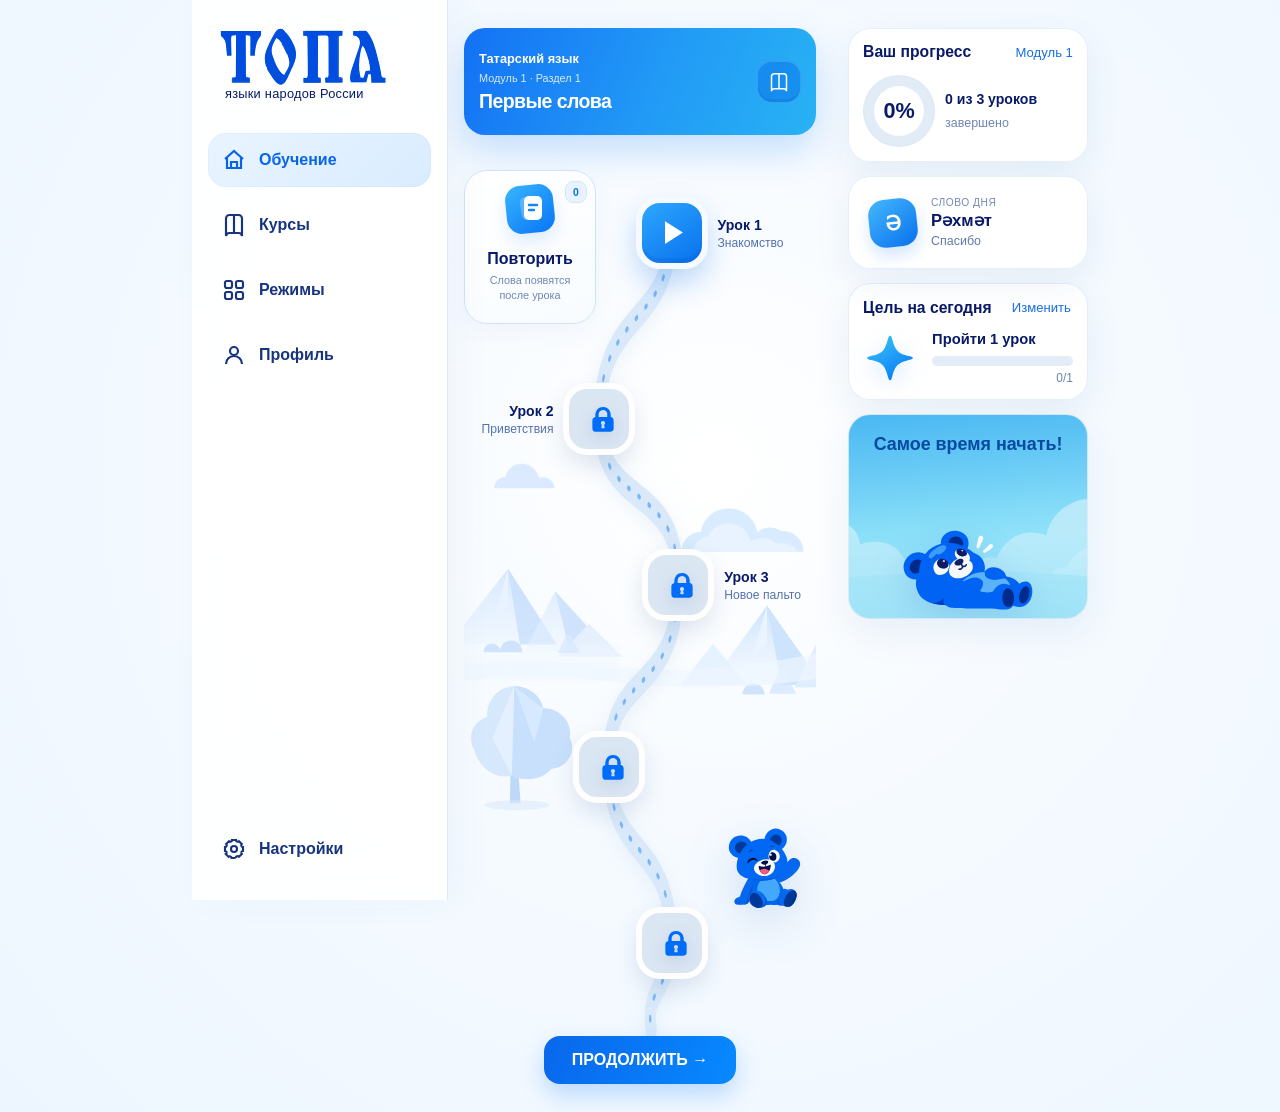
<file: index.html>
<!doctype html>
<html lang="ru">
<head>
  <meta charset="utf-8">
  <meta name="viewport" content="width=device-width, initial-scale=1, maximum-scale=1, user-scalable=no, viewport-fit=cover">
  <meta name="theme-color" content="#176CF1">
  <meta name="description" content="ТОПА — интерактивное приложение для изучения языков народов России.">
  <title>ТОПА — языки народов России</title>
  <link rel="icon" type="image/svg+xml" href="data:image/svg+xml,%3Csvg xmlns='http://www.w3.org/2000/svg' viewBox='0 0 64 64'%3E%3Crect width='64' height='64' rx='18' fill='%23176cf1'/%3E%3Cpath d='M15 18h34v10H37v22H27V28H15z' fill='white'/%3E%3C/svg%3E">
  <link rel="preload" as="image" href="flag-chuvash-course.svg">
  <link rel="preload" as="image" href="flag-kyrgyz-course.svg">
  <link rel="preload" as="image" href="flag-russian.svg?v=2">
  <link rel="preload" as="image" href="flag-tatar.svg?v=2">
  <link rel="preload" as="image" href="goal-star.svg">
  <link rel="preload" as="image" href="intro-coat.svg">
  <link rel="preload" as="image" href="intro-shop.svg">
  <link rel="preload" as="image" href="learning-landscape.svg">
  <link rel="preload" as="image" href="lesson-letter.svg">
  <link rel="preload" as="image" href="lesson-lock.svg">
  <link rel="preload" as="image" href="mascot-wave.svg?v=2">
  <link rel="preload" as="image" href="speaker-icon.svg">
  <link rel="preload" as="image" href="story-girl.svg">
  <link rel="stylesheet" href="lesson-chat.css?v=5">
  <link rel="preload" as="image" href="story-mascot.svg?v=2">
  <link rel="preload" as="image" href="streak-mascot.svg">
  <link rel="preload" as="image" href="streak-sky.svg">
  <link rel="preload" as="image" href="streak-status.svg">
  <link rel="preload" as="image" href="topa-logo.svg">
  <script src="asset-loading.js?v=1" defer></script>
  <style>
    :root {
      --navy:#081a68; --blue:#0878ff; --blue2:#25b1f7; --sky:#eaf5ff;
      --modal-shade:rgba(5,21,68,.34); --modal-backdrop-filter:blur(7px);
      --soft:#f4f9ff; --line:#dceafb; --muted:#6c84b8; --white:#fff;
      --shadow:0 18px 42px rgba(27,88,158,.10); --shadow-sm:0 9px 24px rgba(31,91,159,.12);
    }
    *{box-sizing:border-box}
    html{font-size:16px}
    body{margin:0;color:var(--navy);font-family:Inter,ui-sans-serif,-apple-system,BlinkMacSystemFont,"Segoe UI",sans-serif;background:radial-gradient(circle at 56% 42%,#fff 0,#f5faff 42%,#edf6ff 100%);min-height:100vh;overflow-x:hidden}
    button,select{font:inherit}
    button{cursor:pointer}
    .app{display:grid;grid-template-columns:264px minmax(560px,1fr) 390px;min-height:100vh}
    .sidebar{position:sticky;top:0;height:100vh;padding:34px 18px 24px;background:rgba(255,255,255,.92);backdrop-filter:blur(22px);border-right:1px solid rgba(212,228,247,.82);box-shadow:12px 0 34px rgba(43,91,151,.04);z-index:5;display:flex;flex-direction:column}
    .brand{padding:0 14px 32px}.brand__logo{display:block;width:174px;height:auto;margin:-7px 0 -6px;filter:contrast(1.14) brightness(1.04) saturate(1.08)}.brand__sub{display:block;font-size:.8rem;margin-top:4px;padding-left:7px;letter-spacing:.02em}
    .nav{display:grid;gap:11px}.nav__item{border:0;background:transparent;border-radius:18px;color:#17347e;padding:17px 18px;display:flex;align-items:center;gap:16px;text-align:left;font-size:1rem;font-weight:650;transition:.22s ease}.nav__item:hover{background:#f1f7ff;transform:translateX(2px)}.nav__item.active{color:#0765e9;background:linear-gradient(135deg,#e9f4ff,#d9ecff);box-shadow:inset 0 0 0 1px rgba(121,180,242,.08)}.nav__item svg{width:24px;height:24px;stroke:currentColor;stroke-width:2.15;fill:none;flex:none}.nav__settings{margin-top:auto}
    .main{padding:34px 34px 28px;min-width:0}
    .course-head{min-height:107px;border-radius:21px;background:linear-gradient(112deg,#1472f5 0%,#229cf6 58%,#28b2f4 100%);color:#fff;padding:21px 24px;box-shadow:0 17px 36px rgba(0,115,240,.2);position:relative;overflow:hidden;display:flex;align-items:center;justify-content:space-between;gap:20px}.course-head__main{display:flex;align-items:center;min-width:0}.course-head__copy{position:relative;z-index:1}.eyebrow{font-size:.9rem;opacity:.83;margin:0 0 7px}.course-head h1{font-size:1.71rem;line-height:1.1;margin:0;letter-spacing:-.03em}.guide-btn{position:relative;z-index:1;min-width:162px;border:1px solid rgba(255,255,255,.14);border-radius:15px;padding:14px 17px;background:rgba(0,103,228,.42);color:#fff;font-size:.85rem;font-weight:800;display:flex;align-items:center;justify-content:center;gap:10px;box-shadow:inset 0 -3px 0 rgba(0,67,173,.12);transition:.2s}.guide-btn:hover{background:rgba(0,92,215,.58)}.guide-btn svg{width:23px;height:23px;stroke:currentColor;fill:none;stroke-width:1.8}
    .learning-view.hidden,.languages-view.hidden{display:none}
    .trail{position:relative;max-width:760px;min-height:max(740px,calc(100vh - 162px));margin:9px auto 0;padding:0 44px 40px;background-repeat:no-repeat;background-position:center calc(100% - 54px);background-size:145% auto}
    .path-svg{position:absolute;inset:18px 50px 35px;width:calc(100% - 100px);height:calc(100% - 53px);overflow:visible;z-index:0;filter:drop-shadow(0 6px 9px rgba(56,115,186,.08))}.path-line{fill:none;stroke:#d9e9fa;stroke-width:25;stroke-linecap:round;stroke-linejoin:round}.path-progress{fill:none;stroke:#79b7f8;stroke-width:5;stroke-linecap:round;stroke-linejoin:round;stroke-dasharray:3 21}
    .lesson{--tile-half:45px;position:absolute;z-index:2;display:flex;align-items:center}.lesson--1{top:42px;left:calc(62.5% - 12.5px - var(--tile-half))}.lesson--2{top:223px;left:calc(33.93% + 16.07px - var(--tile-half))}.lesson--3{top:385px;left:calc(65.18% - 15.18px - var(--tile-half))}.lesson--4{top:562px;left:calc(37.5% + 12.5px - var(--tile-half))}.lesson__text{position:absolute;left:calc(100% + 17px);top:50%;width:max-content;transform:translateY(-50%);text-align:left}.lesson--2 .lesson__text{left:auto;right:calc(100% + 17px);text-align:right}.lesson__text strong{display:block;font-size:1.05rem}.lesson__text span{display:block;margin-top:3px;color:#5572ad;font-size:.93rem;white-space:nowrap}.lesson__button{width:90px;height:90px;border:7px solid rgba(255,255,255,.96);border-radius:27px;background:#fff;box-shadow:0 13px 27px rgba(35,96,171,.16),inset 0 -4px 0 rgba(115,159,213,.08);color:#0872ef;display:grid;place-items:center;transition:.2s}.lesson__button:hover{transform:translateY(-4px) scale(1.025);box-shadow:0 19px 34px rgba(21,111,231,.22)}.lesson__button:focus-visible,.primary:focus-visible,.goal-edit:focus-visible,.modal button:focus-visible,.nav__item:focus-visible,.language-card:focus-visible,.guide-btn:focus-visible{outline:4px solid rgba(34,139,255,.28);outline-offset:3px}.lesson__button svg{width:39px;height:39px;fill:currentColor}.lesson--1 .lesson__button,.lesson--1 .lesson__button.done{background:linear-gradient(145deg,#2da7ff,#0870ed);color:#fff;box-shadow:0 14px 29px rgba(21,111,231,.26),inset 0 -5px 0 rgba(0,63,177,.12)}.lesson__button.done{background:#fff;color:#0872ef}.lesson__button.locked{color:#8298bc;background:#dbe6f3;box-shadow:0 10px 22px rgba(65,102,148,.15);cursor:not-allowed}.lesson__button.locked:hover{transform:none}.lesson__button:disabled{pointer-events:none}.trail-mascot{position:absolute;z-index:1;top:268px;right:0;width:clamp(86px,7.5vw,145px);height:auto;aspect-ratio:1346 / 1168;object-fit:contain;transform:translateY(-50%);pointer-events:none;filter:drop-shadow(0 14px 24px rgba(20,89,177,.16))}
    .lesson__button .locked-only{display:none}.lesson__button.locked .unlocked-only{display:none}.lesson__button.locked .locked-only{display:block}.lesson__button .lesson-lock-icon{width:56px;height:56px;object-fit:contain;filter:drop-shadow(0 5px 8px rgba(30,86,155,.16))}
    .word-card{position:absolute;left:0;top:26px;width:148px;border:1px solid rgba(211,228,247,.92);border-radius:22px;padding:17px;background:rgba(255,255,255,.93);backdrop-filter:blur(12px);box-shadow:0 12px 28px rgba(35,96,171,.1);text-align:center;z-index:3}.word-card__badge{width:50px;height:50px;border-radius:16px;margin:-5px auto 10px;background:linear-gradient(145deg,#45b7ff,#0871ec);display:grid;place-items:center;color:#fff;font-size:1.3rem;font-weight:900;transform:rotate(-6deg);box-shadow:0 8px 16px rgba(15,119,238,.18)}.word-card small{font-size:.72rem;letter-spacing:.05em;text-transform:uppercase;color:#7389b4}.word-card strong{display:block;font-size:1.12rem;margin-top:7px}.word-card span{display:block;color:#6179a8;font-size:.82rem;margin-top:4px}
    .trail-footer{position:absolute;bottom:0;left:0;right:0;text-align:center}.trail-footer p{display:flex;align-items:center;justify-content:center;gap:14px;color:#7890bf;font-style:italic;font-size:.9rem;margin:0 0 15px}.trail-footer p:before,.trail-footer p:after{content:"";height:1px;width:90px;background:#cfe0f2}.primary{border:0;border-radius:16px;background:linear-gradient(110deg,#0967ec,#0789ff);color:#fff;font-weight:850;padding:15px 28px;box-shadow:0 11px 24px rgba(0,115,245,.23);transition:.2s}.primary:hover{transform:translateY(-2px)}
    .languages-view{max-width:820px;margin:0 auto;padding-bottom:32px}.languages-head{margin-bottom:18px}.languages-head h1{font-size:1.75rem;margin:0}.languages-head p{margin:8px 0 0;color:#6c84b8}.language-grid{display:grid;gap:16px}.language-card{position:relative;display:grid;grid-template-columns:minmax(220px,45%) 1fr;align-items:center;width:100%;height:300px;border:3px solid transparent;border-radius:28px;padding:0;overflow:hidden;background:radial-gradient(circle at 18% 48%,rgba(90,177,255,.12),transparent 36%),linear-gradient(145deg,#fff 20%,#f6fbff 100%);box-shadow:var(--shadow);color:var(--navy);text-align:left;transition:.22s}.language-card:before{content:"";position:absolute;inset:0;z-index:0;background-repeat:no-repeat;background-position:82% 52%;background-size:62% auto;opacity:.065;pointer-events:none}.language-card[data-language="Татарский"]:before{}.language-card[data-language="Чувашский"]:before{}.language-card:hover{transform:translateY(-3px);box-shadow:0 20px 42px rgba(31,91,159,.16)}.language-card.active{border-color:#2085f7;box-shadow:0 0 0 5px rgba(32,133,247,.12),var(--shadow)}.language-card img{position:relative;z-index:1;display:block;width:100%;height:100%;padding:12px 8px 0;object-fit:contain;object-position:center bottom}.language-card__info{position:absolute;left:45%;right:46px;top:50%;transform:translateY(-50%);z-index:2;display:flex;align-items:center;gap:16px;min-width:0}.language-card__info strong{font-size:1.55rem;line-height:1.15;white-space:nowrap}.language-card__flag{width:50px;height:50px;border-radius:50%;border:1px solid rgba(19,62,124,.1);box-shadow:0 5px 13px rgba(20,74,139,.12);background-color:#fff;background-repeat:no-repeat;background-position:center;overflow:hidden;flex:none}.flag--tatar{background:linear-gradient(#22a447 0 47%,#fff 47% 53%,#ef4036 53%)}.flag--chuvash{background-size:115% auto}.language-card__selected{position:absolute;right:17px;top:15px;z-index:3;width:29px;height:29px;border-radius:50%;background:#1681f6;color:#fff;display:none;place-items:center;font-weight:900;box-shadow:0 5px 15px rgba(21,115,231,.25)}.language-card.active .language-card__selected{display:grid}
    .language-card__info{right:18px;gap:12px}
    .rail{padding:28px 32px 28px 0;display:flex;flex-direction:column;height:100vh;position:sticky;top:0;min-width:0}.cards{display:grid;grid-template-rows:auto auto 205px 205px;align-content:start;gap:18px;flex:1;min-height:0}.card{background:rgba(255,255,255,.94);border:1px solid rgba(225,236,249,.86);border-radius:22px;padding:23px;box-shadow:0 14px 36px rgba(31,91,159,.08)}.card__title{display:flex;align-items:center;justify-content:space-between;gap:16px;margin-bottom:18px}.card__title h2{font-size:1.12rem;margin:0}.card__title span,.goal-edit{font-size:.82rem;color:#166ee6}.progress-wrap{display:flex;align-items:center;gap:19px}.ring{--value:25;width:102px;height:102px;border-radius:50%;display:grid;place-items:center;background:conic-gradient(#1178f7 calc(var(--value)*1%),#e2ecf7 0);position:relative;flex:none;box-shadow:inset 0 0 0 1px rgba(130,169,214,.08)}.ring:before{content:"";position:absolute;inset:13px;border-radius:50%;background:#fff}.ring strong{position:relative;font-size:1.35rem}.progress-copy{line-height:1.5}.progress-copy strong{display:block;font-size:.98rem}.progress-copy span{font-size:.84rem;color:#7086b1}
    .goal-edit{border:0;background:none;padding:2px}.goal{display:flex;gap:15px;align-items:center}.goal__icon{width:54px;height:54px;display:grid;place-items:center;flex:none}.goal__icon img{display:block;width:54px;height:54px;object-fit:contain;filter:drop-shadow(0 7px 12px rgba(8,112,238,.16))}.goal__main{flex:1}.goal__top{font-size:.92rem;font-weight:700;margin-bottom:9px}.meter{height:10px;border-radius:20px;background:#e4edf7;overflow:hidden}.meter i{display:block;width:0;height:100%;background:linear-gradient(90deg,#18b8ff,#116ce9);transition:.35s}.goal__count{font-size:.75rem;color:#6c83b0;text-align:right;margin-top:5px}
    .account-card{height:205px;display:flex;flex-direction:column}.account{display:flex;align-items:center;gap:14px}.account__avatar{width:55px;height:55px;border-radius:50%;background:#dcebff;color:#1380f4;display:grid;place-items:center;font-weight:900}.account__copy strong{display:block}.account__copy span{display:block;color:#6f85b3;font-size:.8rem;line-height:1.45;margin-top:4px}.account-btn{width:100%;margin-top:auto}.streak-card{position:relative;height:205px;padding:0;overflow:hidden;isolation:isolate;background:#73d4ff url('streak-sky.svg') center/cover no-repeat}.streak-card:after{content:"";position:absolute;inset:0;z-index:0;background:linear-gradient(180deg,rgba(8,119,232,.12),rgba(255,255,255,0) 58%);pointer-events:none}.streak-card__status{position:absolute;z-index:3;top:-10px;left:50%;width:clamp(82px,33%,108px);height:auto;transform:translateX(-50%);filter:drop-shadow(0 5px 9px rgba(12,83,166,.22))}.streak-card__mascot{position:absolute;z-index:2;left:50%;bottom:0;width:clamp(130px,55%,180px);height:auto;transform:translateX(-50%);filter:drop-shadow(0 11px 18px rgba(4,83,190,.16))}
    .toast{position:fixed;left:50%;bottom:26px;transform:translate(-50%,120px);background:#07195f;color:#fff;padding:13px 19px;border-radius:13px;font-weight:700;box-shadow:0 15px 34px rgba(5,24,91,.28);z-index:30;transition:.3s;opacity:0}.toast.show{transform:translate(-50%,0);opacity:1}
    .modal{position:fixed;inset:0;background:var(--modal-shade);backdrop-filter:var(--modal-backdrop-filter);z-index:20;display:none;place-items:center;padding:20px}.modal.open{display:grid}.dialog{width:min(520px,100%);background:#fff;border-radius:28px;padding:28px;box-shadow:0 26px 80px rgba(5,31,87,.28);animation:pop .22s ease}@keyframes pop{from{opacity:0;transform:translateY(14px) scale(.98)}}.dialog__top{display:flex;align-items:center;justify-content:space-between}.dialog__step{color:#6e85b2;font-size:.8rem;font-weight:750}.close{border:0;background:#eef6ff;color:#295795;width:38px;height:38px;border-radius:50%;font-size:1.25rem}.dialog h2{font-size:1.48rem;line-height:1.25;margin:23px 0 8px}.dialog p{color:#6278a5;margin:0 0 20px;line-height:1.55}.options{display:grid;gap:10px}.option{border:2px solid #dfeafb;background:#fbfdff;border-radius:15px;padding:14px 16px;text-align:left;color:#173378;font-weight:750;transition:.18s}.option:hover{border-color:#72b5ff;background:#f2f8ff}.option.correct{border-color:#22b99a;background:#eafbf6;color:#087a64}.option.wrong{border-color:#ff7b7b;background:#fff0f0;color:#b42929}.feedback{min-height:24px;margin-top:14px;font-size:.88rem;font-weight:750}.dialog__actions{display:flex;justify-content:flex-end;margin-top:8px}.next{display:none}.next.visible{display:block}
    /* Урок 1: интерактивный тренажёр */
    .lesson-player{background:linear-gradient(155deg,#fff 0%,#f7fbff 100%);border:1px solid rgba(211,229,249,.9);border-radius:30px;box-shadow:0 28px 90px rgba(5,31,87,.3);animation:pop .22s ease}.lesson-player__header{display:grid;grid-template-columns:auto minmax(120px,1fr) auto;align-items:center;gap:18px;padding:20px 24px;background:rgba(255,255,255,.94);backdrop-filter:blur(16px);border-bottom:1px solid #e4eef9}.lesson-player__meta{min-width:120px}.lesson-player__meta strong{display:block;font-size:.92rem}.lesson-player__meta span{display:block;margin-top:3px;color:#7187b2;font-size:.76rem;font-weight:750}.lesson-progress{display:flex;align-items:center;gap:11px}.lesson-progress__track{height:9px;flex:1;overflow:hidden;border-radius:99px;background:#e3edf8}.lesson-progress__track i{display:block;height:100%;width:20%;border-radius:inherit;background:linear-gradient(90deg,#19baff,#0b6def);transition:width .28s ease}.lesson-progress b{min-width:34px;color:#5672aa;font-size:.78rem}.lesson-player__body{padding:34px clamp(22px,5vw,54px) 28px}.task-kicker{margin:0 0 8px;color:#0b73ee;font-size:.75rem;font-weight:900;letter-spacing:.08em;text-transform:uppercase}.task-title{margin:0;color:#081a68;font-size:clamp(1.55rem,3vw,2rem);line-height:1.15;letter-spacing:-.025em}.task-help{margin:10px 0 26px;color:#6d83af;font-size:.92rem;line-height:1.5}.task-prompt{display:flex;align-items:center;gap:16px;margin:0 0 24px}.task-prompt__mascot{width:84px;height:84px;object-fit:contain;object-position:center bottom;filter:drop-shadow(0 8px 14px rgba(17,96,195,.14))}.speech-bubble{position:relative;display:flex;align-items:center;gap:12px;min-height:64px;padding:14px 18px;border:2px solid #dceafb;border-radius:18px;background:#fff;box-shadow:0 10px 25px rgba(31,91,159,.08);font-size:1.08rem;font-weight:850}.speech-bubble:before{content:"";position:absolute;left:-10px;top:25px;width:17px;height:17px;background:#fff;border-left:2px solid #dceafb;border-bottom:2px solid #dceafb;transform:rotate(45deg)}.speak-btn{position:relative;z-index:1;width:38px;height:38px;display:grid;place-items:center;flex:none;border:0;border-radius:12px;background:#e9f5ff;color:#0875ef;font-size:1.05rem}.choice-list{display:grid;gap:11px}.task-choice{display:flex;align-items:center;gap:13px;width:100%;min-height:58px;padding:13px 16px;border:2px solid #dce8f6;border-radius:16px;background:#fff;color:#173378;text-align:left;font-size:.96rem;font-weight:780;transition:.18s}.task-choice:hover{border-color:#88c2ff;background:#f6fbff;transform:translateY(-1px)}.task-choice.is-selected{border-color:#1784f5;background:#edf7ff;box-shadow:0 0 0 4px rgba(23,132,245,.09)}.task-choice.is-correct{border-color:#20ba93;background:#ecfbf6;color:#087c63}.task-choice.is-wrong{border-color:#ff7e84;background:#fff1f2;color:#b82e39}.choice-number{width:30px;height:30px;display:grid;place-items:center;flex:none;border-radius:9px;background:#eef5fc;color:#6881ac;font-size:.8rem}.task-choice.is-selected .choice-number{background:#1784f5;color:#fff}.fill-sentence{display:flex;align-items:center;justify-content:center;flex-wrap:wrap;gap:9px;min-height:115px;margin-bottom:24px;padding:24px;border-radius:22px;background:linear-gradient(135deg,#eef8ff,#fff);border:1px solid #dceafa;font-size:clamp(1.1rem,3vw,1.4rem);font-weight:850}.fill-blank{min-width:118px;padding:4px 10px 7px;border-bottom:3px solid #69acef;color:#0a71e8;text-align:center}.fill-choices,.token-bank{display:flex;flex-wrap:wrap;justify-content:center;gap:10px}.word-chip{border:2px solid #dbe8f6;border-radius:14px;padding:11px 17px;background:#fff;color:#173378;font-weight:800;box-shadow:0 6px 14px rgba(31,91,159,.06);transition:.18s}.word-chip:hover{border-color:#72b5ff;transform:translateY(-2px)}.word-chip.is-selected{border-color:#1784f5;background:#edf7ff;color:#086ddf}.word-chip.is-correct{border-color:#20ba93;background:#ecfbf6;color:#087c63}.word-chip.is-wrong{border-color:#ff7e84;background:#fff1f2;color:#b82e39}.match-grid{display:grid;grid-template-columns:1fr 1fr;gap:10px 18px}.match-column{display:grid;align-content:start;gap:10px}.match-card{width:100%;min-height:52px;padding:11px 13px;border:2px solid #dbe7f5;border-radius:14px;background:#fff;color:#173378;font-size:.9rem;font-weight:800;transition:.18s}.match-card:hover{border-color:#8bc4ff}.match-card.is-selected{border-color:#1381f4;background:#edf7ff;color:#086ddf}.match-card.is-matched{border-color:#20ba93;background:#ecfbf6;color:#087c63;opacity:.78}.match-card.is-error{border-color:#ff7e84;background:#fff1f2;animation:lessonShake .25s ease}@keyframes lessonShake{25%{transform:translateX(-4px)}75%{transform:translateX(4px)}}.order-source{display:flex;align-items:center;justify-content:center;gap:12px;margin-bottom:18px;padding:18px;border-radius:18px;background:#eef8ff;color:#0a2b73;font-size:1.08rem;font-weight:850}.token-answer{display:flex;align-items:center;justify-content:center;flex-wrap:wrap;gap:9px;min-height:88px;margin-bottom:18px;padding:16px;border:2px dashed #bcd5ef;border-radius:18px;background:#fff}.token-answer:empty:before{content:"Нажимайте на слова в правильном порядке";color:#8ba0c1;font-size:.84rem}.token-answer .word-chip{background:#eaf5ff;border-color:#86bfff}.lesson-player__footer{display:flex;align-items:center;justify-content:space-between;gap:18px;padding:18px 24px;background:rgba(255,255,255,.95);backdrop-filter:blur(16px);border-top:1px solid #e4eef9}.lesson-feedback{min-height:22px;color:#6179a8;font-size:.88rem;font-weight:800}.lesson-feedback.good{color:#0a8b6e}.lesson-feedback.bad{color:#c13743}.lesson-action{min-width:150px}.lesson-action:disabled{cursor:not-allowed;opacity:.45;transform:none}.lesson-complete{text-align:center;padding:18px 0 8px}.lesson-complete img{display:block;width:150px;height:150px;object-fit:contain;margin:0 auto 8px;filter:drop-shadow(0 14px 25px rgba(17,96,195,.16))}.lesson-complete h2{margin:0 0 10px;font-size:2rem}.lesson-complete p{max-width:450px;margin:0 auto;color:#667da9;line-height:1.55}.lesson-complete__badge{display:inline-flex;align-items:center;gap:8px;margin-top:20px;padding:10px 16px;border-radius:99px;background:#eaf7ff;color:#0872ec;font-weight:900}
    /* Урок 2: история-диалог */
    .lesson-player__tools{display:flex;align-items:center;gap:12px}.story-continuous{padding-bottom:14px}.story-cover{text-align:center;padding:8px 0 24px;border-bottom:1px solid #e2edf8}.story-cover__art{width:150px;height:150px;display:grid;place-items:center;margin:0 auto 18px;border-radius:38px;background:linear-gradient(145deg,#e9f6ff,#d8edff);box-shadow:0 18px 38px rgba(22,105,205,.15)}.story-cover__art svg{width:86%;height:86%;filter:drop-shadow(0 9px 12px rgba(29,100,180,.14))}.story-cover h2{margin:0 0 9px;font-size:2rem}.story-cover p{max-width:440px;margin:0 auto;color:#6d83af;line-height:1.55}.story-feed{display:grid;gap:16px;margin-top:22px;padding-bottom:12px}.story-entry{animation:storyReveal .28s ease both}@keyframes storyReveal{from{opacity:0;transform:translateY(14px)}to{opacity:1;transform:none}}.story-line{display:grid;grid-template-columns:48px minmax(0,1fr);align-items:end;gap:11px}.story-avatar{width:48px;height:48px;display:grid;place-items:center;overflow:hidden;border-radius:17px;background:linear-gradient(145deg,#dff0ff,#c7e3ff);box-shadow:0 7px 15px rgba(21,96,185,.12);font-size:1.55rem}.story-avatar img{width:100%;height:100%;padding:4px;object-fit:contain}.story-avatar--woman{background:linear-gradient(145deg,#fff1df,#ffd5bd)}.story-bubble{position:relative;width:max-content;max-width:min(520px,100%);display:flex;align-items:center;gap:10px;min-height:51px;padding:10px 15px;border:2px solid #dce8f6;border-radius:15px;background:#fff;color:#173378;font-size:.96rem;font-weight:800;box-shadow:0 8px 20px rgba(31,91,159,.07)}.story-bubble:before{content:"";position:absolute;left:-8px;bottom:13px;width:13px;height:13px;background:#fff;border-left:2px solid #dce8f6;border-bottom:2px solid #dce8f6;transform:rotate(45deg)}.story-bubble .speak-btn{width:31px;height:31px;border-radius:10px;font-size:.9rem}.story-note{display:flex;align-items:center;gap:10px;margin:22px 0 0;padding:13px 15px;border-radius:15px;background:#eaf6ff;color:#24558f;font-size:.9rem;font-weight:800}.story-note .speak-btn{width:32px;height:32px}.story-task{padding:20px;border:2px solid #dceafa;border-radius:22px;background:linear-gradient(145deg,#f2f9ff,#fff);box-shadow:0 10px 24px rgba(31,91,159,.08);transition:border-color .2s,background .2s,box-shadow .2s}.story-task.is-complete,.story-task.is-correct{border-color:#8edcc8;background:linear-gradient(145deg,#effbf7,#fff);box-shadow:0 10px 24px rgba(25,161,127,.1)}.story-task.is-wrong{border-color:#ff8f98;background:linear-gradient(145deg,#fff0f2,#fff8f8);box-shadow:0 10px 25px rgba(209,54,67,.13)}.story-task.is-wrong .story-stage-label{color:#cf3342}.story-task--history{background:#f7fbff}.story-task__summary{color:#23477f;font-size:.92rem;font-weight:800;line-height:1.45}.story-correct-answer{margin-top:13px;padding:12px 14px;border:2px solid #20ba93;border-radius:14px;background:#ecfbf6;color:#087c63;font-size:.9rem;font-weight:850}.story-question{margin:0 0 17px;color:#081a68;font-size:1.28rem;line-height:1.3}.story-order{margin-top:8px}.story-order .token-answer{min-height:70px}.story-stage-label{margin:0 0 12px;color:#0b73ee;font-size:.74rem;font-weight:900;letter-spacing:.08em;text-transform:uppercase}.story-match .match-card{min-height:48px}.story-result{text-align:center;padding:10px 0}.story-result__spark{font-size:3.8rem;filter:drop-shadow(0 9px 17px rgba(8,120,255,.2))}
    .lesson-player.story-mode{overflow-y:hidden;overscroll-behavior:none;scrollbar-width:none;-ms-overflow-style:none}.lesson-player.story-mode::-webkit-scrollbar{display:none;width:0;height:0}
    .secondary{border:1px solid #d9e8f8;border-radius:15px;background:#f4f9ff;color:#27528f;font-weight:800;padding:13px 20px}.repeat-dialog{width:min(460px,100%);padding:30px;border-radius:28px;background:#fff;box-shadow:0 26px 80px rgba(5,31,87,.28);text-align:center;animation:pop .22s ease}.repeat-dialog__icon{width:76px;height:76px;display:grid;place-items:center;margin:0 auto 18px;border-radius:24px;background:linear-gradient(145deg,#eaf6ff,#d8ebff);color:#0875ef;font-size:2rem}.repeat-dialog h2{margin:0 0 10px;font-size:1.55rem}.repeat-dialog p{margin:0;color:#687fa9;line-height:1.55}.repeat-dialog__actions{display:flex;justify-content:center;gap:10px;margin-top:24px;flex-wrap:wrap}.guide-dialog{width:min(760px,100%);height:min(760px,calc(100vh - 40px));overflow-y:auto;scrollbar-color:#a9c9ec transparent;scrollbar-width:thin;border-radius:30px;background:linear-gradient(155deg,#fff,#f5faff);box-shadow:0 28px 90px rgba(5,31,87,.3);animation:pop .22s ease}.guide-dialog__header{position:sticky;top:0;z-index:3;display:flex;align-items:center;justify-content:space-between;gap:18px;padding:22px 26px;background:rgba(255,255,255,.96);backdrop-filter:blur(16px);border-bottom:1px solid #e2edf8}.guide-dialog__header h2{margin:0;font-size:1.45rem}.guide-dialog__header p{margin:4px 0 0;color:#7388b1;font-size:.82rem}.guide-dialog__body{padding:26px}.guide-summary{display:flex;align-items:center;justify-content:space-between;gap:16px;margin-bottom:22px;padding:17px 19px;border-radius:18px;background:linear-gradient(135deg,#eaf6ff,#f8fcff);color:#214c8f}.guide-summary strong{font-size:1.05rem}.guide-summary span{font-size:.84rem;color:#6681ae}.guide-section{margin-top:18px;padding:20px;border:1px solid #dceafa;border-radius:22px;background:#fff;box-shadow:0 10px 25px rgba(31,91,159,.06)}.guide-section:first-of-type{margin-top:0}.guide-section__head{display:flex;align-items:center;justify-content:space-between;gap:12px;margin-bottom:15px}.guide-section__head h3{margin:0;font-size:1.08rem}.guide-section__head span{padding:6px 10px;border-radius:99px;background:#eaf5ff;color:#0872ec;font-size:.72rem;font-weight:900}.guide-grid{display:grid;grid-template-columns:1fr 1fr;gap:10px}.guide-word{padding:13px 14px;border-radius:15px;background:#f6faff;border:1px solid #e2edf8}.guide-word strong{display:block;font-size:.94rem}.guide-word span{display:block;margin-top:4px;color:#6b82ad;font-size:.8rem}.guide-empty{text-align:center;padding:52px 20px}.guide-empty__icon{font-size:3.2rem}.guide-empty h3{margin:14px 0 8px}.guide-empty p{max-width:430px;margin:0 auto;color:#6d83ad;line-height:1.55}
    @media(max-width:620px){.repeat-dialog{padding:24px 18px}.repeat-dialog__actions{display:grid}.repeat-dialog__actions button{width:100%}.guide-dialog{height:calc(100vh - 16px);border-radius:23px}.guide-dialog__header{padding:18px}.guide-dialog__body{padding:18px}.guide-summary{align-items:flex-start;flex-direction:column}.guide-grid{grid-template-columns:1fr}}
    @media(max-width:620px){.lesson-player__header{grid-template-columns:1fr auto;gap:12px;padding:16px}.lesson-progress{grid-column:1/-1;grid-row:2}.lesson-player__body{padding:24px 18px}.lesson-player__footer{align-items:stretch;flex-direction:column;padding:14px 16px}.lesson-action{width:100%}.task-prompt__mascot{width:68px;height:68px}.speech-bubble{font-size:.96rem}.match-grid{gap:8px}.match-card{font-size:.78rem;padding:9px 7px}.task-help{margin-bottom:20px}.story-cover__art{width:126px;height:126px;border-radius:32px}.story-line{grid-template-columns:40px minmax(0,1fr);gap:9px}.story-avatar{width:40px;height:40px;border-radius:13px}.story-bubble{font-size:.84rem;padding:9px 11px}.story-bubble .speak-btn{width:28px;height:28px}.story-task{padding:16px}.story-question{font-size:1.1rem}}
    @media(min-width:861px){.app{width:70vw;margin:0 15vw;grid-template-columns:20vw 30vw 20vw}.sidebar{padding:30px 16px 24px}.brand{padding-left:10px;padding-right:10px}.nav__item{padding:15px 14px;gap:13px}.main{padding:28px 16px}.rail{padding:28px 0 28px 16px}.course-head{padding:19px 15px;gap:12px}.course-head__main{gap:0}.course-head h1{font-size:clamp(1.22rem,1.47vw,1.62rem)}.eyebrow{font-size:.8rem}.guide-btn{min-width:112px;padding:12px 10px;gap:7px;font-size:.66rem}.guide-btn svg{width:20px;height:20px}.trail{max-width:none;padding-left:24px;padding-right:24px}.word-card{width:132px;padding:14px}.languages-view{max-width:none}.language-card{height:clamp(240px,18vw,300px);grid-template-columns:45% 1fr}.language-card__info strong{font-size:clamp(1.1rem,1.25vw,1.45rem)}.cards{gap:14px}.card{padding:clamp(14px,1.1vw,20px)}.card__title{margin-bottom:14px}.card__title h2{font-size:clamp(.98rem,1vw,1.1rem)}.progress-wrap{gap:10px}.ring{width:clamp(72px,5vw,92px);height:clamp(72px,5vw,92px)}.ring:before{inset:11px}.progress-copy strong{font-size:.88rem}.progress-copy span{font-size:.78rem}}
    @media(min-width:861px){.brand__logo{max-width:100%}.lesson{--tile-half:40px}.lesson--1{left:calc(62.5% - 12.5px - var(--tile-half))}.lesson--2{left:calc(33.93% + 16.07px - var(--tile-half))}.lesson--3{left:calc(65.18% - 15.18px - var(--tile-half))}.lesson--4{left:calc(37.5% + 12.5px - var(--tile-half))}.lesson__button{width:clamp(72px,5vw,86px);height:clamp(72px,5vw,86px);border-width:6px;border-radius:24px}.lesson__text strong{font-size:clamp(.88rem,.9vw,1rem)}.lesson__text span{font-size:clamp(.76rem,.8vw,.9rem)}.language-card__info{left:43%;right:18px;gap:10px}.language-card__flag{width:clamp(38px,3vw,50px);height:clamp(38px,3vw,50px)}}
    @media(min-width:861px) and (max-width:1280px){.guide-btn{min-width:44px;width:44px;padding:10px}.guide-btn span{display:none}}
    @media(min-width:861px) and (max-width:1000px){.guide-btn{display:none}.course-head h1{font-size:1.12rem}.eyebrow{font-size:.72rem}.progress-wrap{align-items:flex-start;flex-direction:column}.language-card{grid-template-columns:38% 1fr}.language-card__info{left:38%;right:10px;gap:8px}.language-card__info strong{font-size:.96rem}.language-card__flag{width:32px;height:32px}}
    @media(max-width:860px){.app{display:block}.sidebar{position:fixed;left:0;right:0;bottom:0;top:auto;width:auto;height:72px;padding:8px 10px;border:0;border-top:1px solid #d9e8f8;z-index:10}.brand,.nav__settings{display:none}.nav{display:grid;grid-template-columns:repeat(3,1fr);gap:2px}.nav__item{padding:8px 4px;border-radius:14px;display:grid;place-items:center;gap:2px;font-size:.65rem}.nav__item:hover{transform:none}.nav__item svg{width:22px;height:22px}.main{padding:18px 16px 10px}.course-head{padding:19px;min-height:107px}.course-head h1{font-size:1.42rem;max-width:330px}.rail{padding:0 16px 24px;height:auto;position:static;display:block}.cards{display:grid;grid-template-columns:1fr 1fr;grid-template-rows:auto;min-height:auto}.cards .card:first-child{grid-column:1/-1}.trail{min-height:740px;padding-left:12px;padding-right:12px;background-size:auto 58%;background-position:center calc(100% - 52px)}.lesson{--tile-half:38px}.lesson--1{left:calc(62.5% - 7.5px - var(--tile-half));top:42px}.lesson--2{left:calc(33.93% + 9.64px - var(--tile-half));right:auto;top:223px}.lesson--3{left:calc(65.18% - 9.11px - var(--tile-half));top:385px}.lesson--4{left:calc(37.5% + 7.5px - var(--tile-half));right:auto;top:562px}.trail-mascot{top:268px;right:2px;width:94px}.word-card{display:none}.path-svg{inset:18px 30px 48px;width:calc(100% - 60px);height:calc(100% - 66px)}.lesson__button{width:76px;height:76px;border-width:6px;border-radius:23px}.lesson__text span{font-size:.82rem}.languages-view{padding:0}.languages-head h1{font-size:1.45rem}.language-grid{gap:12px}.language-card{height:230px;grid-template-columns:42% 1fr;border-radius:20px}.language-card:before{background-position:84% 52%;background-size:72% auto}.language-card img{padding:8px 4px 0}.language-card__info{left:42%;right:28px;gap:8px}.language-card__info strong{font-size:1.02rem}.language-card__flag{width:32px;height:32px}.language-card__selected{right:10px;top:10px;width:25px;height:25px}}
    @media(max-width:860px){.course-head{gap:12px}.course-head__main{flex:1;gap:0}.guide-btn{display:flex;flex:none;width:auto;min-width:126px;padding:11px 12px;gap:7px;font-size:.67rem}.guide-btn svg{width:20px;height:20px}.cards .streak-card{order:-1;grid-column:1/-1}.trail-mascot{right:-8px;width:150px}}
    @media(max-width:560px){.course-head{padding-top:15px;gap:9px}.eyebrow{padding-right:0;font-size:.72rem}.course-head h1{font-size:1.28rem;max-width:155px}.guide-btn{min-width:116px;padding:10px;gap:6px;font-size:.61rem}.guide-btn svg{width:18px;height:18px}.cards{grid-template-columns:1fr}.cards .card:first-child{grid-column:auto}.trail{min-height:740px;overflow:visible}.trail-mascot{right:-6px;width:138px}.lesson__text strong{font-size:.9rem}.lesson__text span{font-size:.72rem;white-space:normal;max-width:92px}.trail-footer p:before,.trail-footer p:after{width:30px}.brand__word{font-size:2rem}}
    @media(prefers-reduced-motion:reduce){*{scroll-behavior:auto!important;animation:none!important;transition:none!important}}
    .language-card[data-language="Киргизский"]:before{background-position:76% 50%;background-size:53% auto;opacity:.34}
    .language-card[data-language="Киргизский"]>img{position:absolute;left:-2%;bottom:0;box-sizing:border-box;width:auto;height:calc(100% - 8px);max-width:none;padding:0;object-fit:contain;object-position:center bottom}
    .language-card[data-language="Киргизский"] .language-card__info{left:43%;right:24px}
    .flag--kyrgyz{background-size:112% auto}
    /* Shared image icons for lesson audio and the Lesson 2 dialogue. */
    .speaker-icon{display:block;width:23px;height:23px;object-fit:contain;pointer-events:none}
    .story-bubble .speaker-icon,.story-note .speaker-icon{width:21px;height:21px}
    .story-avatar img{width:100%;height:100%;padding:0;object-fit:contain}
    .story-avatar--woman,.story-avatar--mascot{background:transparent;box-shadow:none;overflow:visible}
    .story-avatar--woman img{transform:scale(1.08);transform-origin:center bottom}
    .story-avatar--mascot img{transform:scale(1.12);transform-origin:center bottom}
  </style>
  <link rel="stylesheet" href="flashcards.css?v=settings-2">
  <link rel="stylesheet" href="mobile-layout.css?v=7">
  <link rel="stylesheet" href="courses.css?v=4">
  <link rel="stylesheet" href="intro-lesson.css?v=2">
  <link rel="stylesheet" href="mobile-viewport.css?v=3">
  <link rel="stylesheet" href="modes.css?v=10">
  <script src="work-course.js?v=5"></script>
  <script src="work-waveforms.js?v=1"></script>
  <script src="work-audio.js?v=9" defer></script>
</head>
<body>
  <div class="app">
    <aside class="sidebar" aria-label="Основная навигация">
      <div class="brand"><img class="brand__logo" src="topa-logo.svg" alt="ТОПА" width="501" height="186"><span class="brand__sub">языки народов России</span></div>
      <nav class="nav">
        <button class="nav__item active" data-section="Обучение"><svg viewBox="0 0 24 24"><path d="M3 11 12 3l9 8M5 10v10h14V10M9 20v-6h6v6"/></svg><span>Обучение</span></button>
        <button class="nav__item" data-section="Курсы"><svg viewBox="0 0 24 24"><path d="M4 5.5A3.5 3.5 0 0 1 7.5 2H12v18H7.5A3.5 3.5 0 0 0 4 23zm16 0A3.5 3.5 0 0 0 16.5 2H12v18h4.5A3.5 3.5 0 0 1 20 23z"/></svg><span>Курсы</span></button>
        <button class="nav__item mobile-nav-statistics" data-section="Статистика"><svg viewBox="0 0 24 24" aria-hidden="true"><path d="M4 20V10m8 10V4m8 16v-7" stroke-linecap="round"/></svg><span>Статистика</span></button>
        <button class="nav__item" data-section="Режимы"><svg viewBox="0 0 24 24" aria-hidden="true"><rect x="3" y="3" width="7" height="7" rx="2"/><rect x="14" y="3" width="7" height="7" rx="2"/><rect x="3" y="14" width="7" height="7" rx="2"/><rect x="14" y="14" width="7" height="7" rx="2"/></svg><span>Режимы</span></button>
        <button class="nav__item" data-section="Профиль"><svg viewBox="0 0 24 24"><circle cx="12" cy="8" r="4"/><path d="M4 21a8 8 0 0 1 16 0"/></svg><span>Профиль</span></button>
      </nav>
      <button class="nav__item nav__settings" data-section="Настройки" aria-label="Настройки" title="Настройки"><svg viewBox="0 0 24 24"><circle cx="12" cy="12" r="3"/><path d="M19.4 15a1.7 1.7 0 0 0 .34 1.88l.06.06-2.83 2.83-.06-.06A1.7 1.7 0 0 0 15 19.4a1.7 1.7 0 0 0-1 .6 1.7 1.7 0 0 0-.4 1.1V21h-4v-.1a1.7 1.7 0 0 0-1.1-1.5 1.7 1.7 0 0 0-1.88.34l-.06.06-2.83-2.83.06-.06A1.7 1.7 0 0 0 4.6 15a1.7 1.7 0 0 0-1.5-1H3v-4h.1a1.7 1.7 0 0 0 1.5-1 1.7 1.7 0 0 0-.34-1.88l-.06-.06 2.83-2.83.06.06A1.7 1.7 0 0 0 9 4.6a1.7 1.7 0 0 0 1-1.5V3h4v.1a1.7 1.7 0 0 0 1 1.5 1.7 1.7 0 0 0 1.88-.34l.06-.06 2.83 2.83-.06.06A1.7 1.7 0 0 0 19.4 9c.17.61.72 1.03 1.35 1.03H21v4h-.25c-.63 0-1.18.42-1.35 1z"/></svg><span>Настройки</span></button>
    </aside>

    <main class="main">
      <div class="learning-view" id="learningView">
        <header class="course-head">
          <div class="course-head__main">
            <div class="course-head__copy"><p class="course-head__language" id="courseLanguage">Татарский язык</p><p class="eyebrow">Модуль 1 · Раздел 1</p><h1 id="courseTitle">Первые слова</h1></div>
          </div>
          <button class="guide-btn" id="guideBtn"><svg viewBox="0 0 24 24" aria-hidden="true"><path d="M3 5.5A3.5 3.5 0 0 1 6.5 2H12v18H6.5A3.5 3.5 0 0 0 3 23zm18 0A3.5 3.5 0 0 0 17.5 2H12v18h5.5A3.5 3.5 0 0 1 21 23z"/></svg><span>СПРАВОЧНИК</span></button>
        </header>
        <div class="mobile-review-slot" id="mobileReviewSlot"></div>

        <section class="trail" aria-label="Карта уроков">
          <svg class="path-svg" viewBox="0 0 560 880" preserveAspectRatio="none" aria-hidden="true"><path class="path-line" d="M350 70 C345 165 190 145 190 255 C190 350 370 312 365 420 C360 535 205 500 210 600 C213 695 350 670 350 775 C350 820 290 820 305 860"/><path class="path-progress" d="M350 70 C345 165 190 145 190 255 C190 350 370 312 365 420 C360 535 205 500 210 600 C213 695 350 670 350 775 C350 820 290 820 305 860"/></svg>
          <article class="lesson lesson--intro"><button class="lesson__button" data-lesson="0" aria-label="Начать урок 1 — Знакомство"><svg class="unlocked-only" viewBox="0 0 24 24"><path d="m8 5 11 7-11 7z"/></svg></button><div class="lesson__text"><strong>Урок 1</strong><span>Знакомство</span></div></article>
          <article class="lesson lesson--1"><button class="lesson__button locked" data-lesson="1" aria-label="Урок 2 закрыт: сначала пройдите урок 1" disabled><img class="unlocked-only lesson-letter-icon" src="lesson-letter.svg" width="47" height="69" alt=""><img class="locked-only lesson-lock-icon" src="lesson-lock.svg" alt="" width="1254" height="1254"></button><div class="lesson__text"><strong>Урок 2</strong><span>Приветствия</span></div></article>
          <article class="lesson lesson--2"><button class="lesson__button locked" data-lesson="2" aria-label="Урок 3 закрыт: сначала пройдите урок 2" disabled><svg class="unlocked-only" viewBox="0 0 24 24"><path d="M4 5h16v11H9l-5 4z"/><circle cx="9" cy="10.5" r="1" fill="#fff"/><circle cx="12" cy="10.5" r="1" fill="#fff"/><circle cx="15" cy="10.5" r="1" fill="#fff"/></svg><img class="locked-only lesson-lock-icon" src="lesson-lock.svg" alt="" width="1254" height="1254"></button><div class="lesson__text"><strong>Урок 3</strong><span>Новое пальто</span></div></article>
          <img class="trail-mascot" src="mascot-wave.svg?v=2" alt="Маскот ТОПА приветствует ученика" width="1346" height="1168">
          <article class="lesson lesson--3"><button class="lesson__button locked" data-lesson="3" aria-label="Урок 4 пока недоступен" disabled><img class="locked-only lesson-lock-icon" src="lesson-lock.svg" alt="" width="1254" height="1254"></button></article>
          <article class="lesson lesson--4"><button class="lesson__button locked" data-lesson="4" aria-label="Урок 5 пока недоступен" disabled><img class="locked-only lesson-lock-icon" src="lesson-lock.svg" alt="" width="1254" height="1254"></button></article>
          <div class="trail-review-slot" id="trailReviewSlot"><button class="review-launch" id="reviewBtn" type="button" aria-haspopup="dialog">
          <span class="review-launch__icon" aria-hidden="true"><svg viewBox="0 0 32 32" fill="none"><rect x="5" y="5" width="19" height="23" rx="5" transform="rotate(-9 5 5)" fill="currentColor" opacity=".24"/><rect x="10" y="3" width="18" height="24" rx="5" fill="currentColor"/><path d="M15 12h8m-8 5h5" stroke="white" stroke-width="2.4" stroke-linecap="round"/></svg></span>
          <span class="review-launch__copy"><strong>Повторить</strong><small id="reviewDueLabel">Закрепляйте изученные слова</small></span><span class="review-launch__count" id="reviewDueCount">0</span>
        </button></div>
          <footer class="trail-footer"><button class="primary" id="continueBtn">ПРОДОЛЖИТЬ →</button></footer>
        </section>
      </div>

      <section class="modes-view hidden" id="modesView" aria-labelledby="modesTitle">
        <header class="modes-head"><h1 id="modesTitle">Режимы обучения</h1><p>Выберите, как хотите учиться с Топой</p></header>
        <div class="mode-grid">
          <a class="mode-card" href="./" id="personalMode"><span class="mode-illustration"><img src="work-assets/topa-chuvash.svg" alt="" loading="lazy" width="491" height="763"></span><span class="mode-copy"><strong>Для самостоятельного изучения</strong><small>Нажмите, чтобы перейти</small></span></a>
          <a class="mode-card mode-card--work" href="?mode=work" id="workMode"><span class="mode-illustration"><img src="work-assets/topa-builder.svg" alt="" loading="lazy" width="492" height="778"></span><span class="mode-copy"><strong>Для компаний</strong><small>Нажмите, чтобы перейти</small></span></a>
          <button class="mode-card mode-card--edu" type="button" id="educationMode" aria-haspopup="dialog"><span class="mode-illustration"><img src="work-assets/topa-business.svg?v=3" alt="" loading="lazy" width="1045" height="1605"></span><span class="mode-copy"><strong>Для образовательных учреждений</strong><small>Нажмите, чтобы перейти</small></span></button>
        </div>
      </section>
      <dialog class="mode-notice" id="educationNotice" aria-labelledby="educationTitle">
        <h2 id="educationTitle">Данный режим находится в разработке</h2><form method="dialog"><button class="primary" type="submit">ПОНЯТНО</button></form>
      </dialog>
      <section class="languages-view hidden" id="languagesView" aria-labelledby="languagesTitle">
        <header class="languages-head">
          <h1 id="languagesTitle">Курсы для тех, кто знает <span id="coursesSourceName">русский</span></h1>
          <div class="course-source">
            <label for="courseSourceLanguage">Я говорю на</label>
            <div class="course-source__select">
              <select id="courseSourceLanguage">
                <option value="Русский">русском</option>
                <option value="Татарский">татарском</option>
                <option value="Чувашский">чувашском</option>
                <option value="Киргизский">киргизском</option>
              </select>
              <svg viewBox="0 0 24 24" aria-hidden="true"><path d="m6 9 6 6 6-6"/></svg>
            </div>
          </div>
        </header>
        <div class="language-grid" id="availableCourses">
          <button class="language-card" data-language="Татарский" aria-label="Изучать татарский язык" aria-pressed="false"><span class="course-flag flag--tatar" aria-hidden="true"></span><strong>Татарский</strong><span class="course-selected" aria-hidden="true">✓</span></button>
          <button class="language-card" data-language="Чувашский" aria-label="Изучать чувашский язык" aria-pressed="false"><span class="course-flag flag--chuvash" aria-hidden="true"></span><strong>Чувашский</strong><span class="course-selected" aria-hidden="true">✓</span></button>
          <button class="language-card" data-language="Киргизский" aria-label="Изучать киргизский язык" aria-pressed="false"><span class="course-flag flag--kyrgyz" aria-hidden="true"></span><strong>Киргизский</strong><span class="course-selected" aria-hidden="true">✓</span></button>
        </div>
        <div id="upcomingCourses" hidden>
          <div class="course-placeholder" aria-label="Русский язык. Курс пока недоступен">
            <span class="course-flag flag--russian" aria-hidden="true"></span>
            <strong>Русский</strong>
            <span class="course-soon">Скоро</span>
          </div>
        </div>
      </section>
      <section class="mobile-page statistics-view hidden" id="statisticsView" aria-labelledby="statisticsTitle">
        <header class="mobile-page__header"><h1 id="statisticsTitle">Статистика</h1><p>Ваши шаги в изучении языка</p><span class="mobile-page__language" id="statisticsLanguage">Татарский язык</span></header>
        <div class="statistics-cards" id="statisticsCards"></div>
      </section>
      <section class="mobile-page profile-view hidden" id="profileView" aria-labelledby="profileTitle">
        <header class="mobile-page__header"><div class="profile-heading"><h1 id="profileTitle">Профиль</h1><p>Ваш аккаунт в ТОПА</p></div><div class="profile-settings-slot" id="profileSettingsSlot"></div></header>
        <div class="profile-cards" id="profileCards"><section class="card account-card" id="accountCard"><div class="card__title"><h2>Ваш аккаунт</h2><span></span></div><div class="account"><div class="account__avatar">Я</div><div class="account__copy"><strong>Гость</strong><span>Сохраняйте прогресс<br>и получайте достижения</span></div></div><button class="primary account-btn" id="accountBtn">СОЗДАТЬ АККАУНТ</button></section></div>
      </section>
    </main>

    <aside class="rail">
      <div class="cards">
        <section class="card" id="progressCard"><div class="card__title"><h2>Ваш прогресс</h2><span>Модуль 1</span></div><div class="progress-wrap"><div class="ring" id="ring"><strong id="percent">0%</strong></div><div class="progress-copy"><strong id="progressText">0 из 3 уроков</strong><span>завершено</span></div></div></section>
        <aside class="card word-card" id="wordCard" aria-label="Слово дня"><div class="word-card__badge" id="wordBadge">Ә</div><small>Слово дня</small><strong id="wordDay">Рәхмәт</strong><span id="wordTranslation">Спасибо</span></aside>
        <section class="card" id="goalCard"><div class="card__title"><h2>Цель на сегодня</h2><button class="goal-edit" id="goalEdit">Изменить</button></div><div class="goal"><div class="goal__icon"><img src="goal-star.svg" alt="Звезда цели" width="256" height="256"></div><div class="goal__main"><div class="goal__top" id="goalLabel">Пройти 1 урок</div><div class="meter"><i id="meterFill"></i></div><div class="goal__count" id="goalCount">0/1</div></div></div></section>
        <section class="card streak-card" id="streakCard" aria-label="Самое время начать!">
          <p class="streak-start" id="streakStart">Самое время начать!</p>
          <div class="streak-card__status" id="streakValue" aria-hidden="true" hidden><svg viewBox="0 0 1254 1254">
            <defs><clipPath id="streakOriginalArt"><path d="M0 0H650V1254H0ZM650 825H1254V1254H650Z"/></clipPath></defs>
            <image href="streak-status.svg" width="1254" height="1254" clip-path="url(#streakOriginalArt)"/>
            <text id="streakCount" x="843" y="793" text-anchor="middle" fill="white" stroke="white" stroke-width="9" stroke-linejoin="round" font-family="Arial Rounded MT Bold, Nunito, ui-rounded, Arial, sans-serif" font-weight="1000" font-size="540">0</text>
          </svg></div>
          <img class="streak-card__mascot" src="streak-mascot.svg" alt="Маскот ТОПА радуется серии занятий" width="1448" height="1086">
        </section>
      </div>
    </aside>
  </div>

  <div class="modal lesson-modal" id="lessonModal" role="dialog" aria-modal="true" aria-labelledby="lessonTitle">
    <section class="lesson-player">
      <header class="lesson-player__header">
        <div class="lesson-player__meta"><strong id="lessonTitle">Урок 1 · Приветствия</strong><span id="lessonLanguage">Татарский язык</span></div>
        <div class="lesson-progress" aria-label="Прогресс урока"><div class="lesson-progress__track"><i id="lessonProgressFill"></i></div><b id="lessonStep">1/10</b></div>
        <div class="lesson-player__tools"><button class="close" id="closeModal" aria-label="Закрыть урок">×</button></div>
      </header>
      <main class="lesson-player__body" id="taskHost"></main>
      <footer class="lesson-player__footer">
        <div class="lesson-feedback" id="lessonFeedback" aria-live="polite"></div>
        <button class="primary lesson-action" id="lessonAction" disabled>ПРОВЕРИТЬ</button>
      </footer>
    </section>
  </div>

  <div class="modal" id="repeatModal" role="dialog" aria-modal="true" aria-labelledby="repeatTitle">
    <section class="repeat-dialog">
      <div class="repeat-dialog__icon" aria-hidden="true">↻</div>
      <h2 id="repeatTitle">Урок уже пройден</h2>
      <p id="repeatText">Ваш результат сохранён. Вы можете пройти материал ещё раз, не теряя прогресс.</p>
      <div class="repeat-dialog__actions">
        <button class="secondary" id="repeatCancel" type="button">ОТМЕНА</button>
        <button class="primary" id="repeatStart" type="button">ПОВТОРИТЬ МАТЕРИАЛ</button>
      </div>
    </section>
  </div>

  <div class="modal" id="guideModal" role="dialog" aria-modal="true" aria-labelledby="guideTitle">
    <section class="guide-dialog">
      <header class="guide-dialog__header">
        <div><h2 id="guideTitle">Справочник</h2><p id="guideLanguage">Татарский язык</p></div>
        <button class="close" id="closeGuide" type="button" aria-label="Закрыть справочник">×</button>
      </header>
      <main class="guide-dialog__body" id="guideContent"></main>
      <footer class="guide-dialog__footer"><button class="primary" id="guideReviewBtn" type="button">Перейти к повторению</button></footer>
    </section>
  </div>
  <div class="toast" id="toast" role="status"></div>
  <script src="work-locale.js?v=2"></script>

  <script>
    const courseData={
      'Татарский':{
        word:'Рәхмәт',translation:'Спасибо',badge:'Ә',speechLang:'tt-RU',
        tasks:[
          {type:'dialogue',title:'Завершите диалог',help:'Выберите подходящий ответ на приветствие.',speaker:'Исәнмесез!',translation:'Здравствуйте!',options:['Исәнмесез!','Рәхмәт!','Сау булыгыз!'],answer:0},
          {type:'fill',title:'Заполните пропуск',help:'Выберите слово, которое завершает фразу.',before:'',after:', рәхмәт!',options:['Юк','Яхшы','Исәнмесез','Сау'],answer:1},
          {type:'match',title:'Выберите пары слов',help:'Соедините слова с их переводом.',pairs:[['Исәнмесез','Здравствуйте'],['Рәхмәт','Спасибо'],['Әйе','Да'],['Юк','Нет'],['Сау булыгыз','До свидания']]},
          {type:'order',title:'Напишите на русском',help:'Соберите перевод из предложенных слов.',source:'Минем исемем Айгөл.',correct:['Меня','зовут','Айгуль'],choices:['Айгуль','Это','Меня','Спасибо','зовут']},
          {type:'choice',title:'Выберите верный вариант',help:'Что означает эта фраза?',source:'Сау булыгыз!',options:['До свидания!','Спасибо!','Здравствуйте!'],answer:0}
        ],
        story:{
          title:'Яңа пальто',
          lines:[
            'Исәнмесез!','Исәнмесез!','Сез монда эшлисезме?','Мин... э-э...',
            'Яхшы! Миңа ярдәм кирәк.','Миңа яңа пальто кирәк.','Кызыл пальто ошыймы?','Әллә коңгырт пальто ошыймы?',
            'Хм, ярар...','Коңгырт пальто матур һәм арзан.','Ләкин кызыл пальто бик матур.','Ул җылы да.',
            'Ул сезгә бик килешә!','Ярар, кызыл пальтоны алам!','Рәхмәт! Сез эшегезне яхшы беләсез!',
            'Пальто өчен кайда түләргә?','Белмим.','Мин монда эшләмим.'
          ],
          order:{correct:['Миңа','ярдәм','кирәк'],choices:['кирәк','Миңа','пальто','ярдәм','яңа']},
          pairs:[['эшлисез','работаете'],['мин','я'],['ярар','хорошо'],['Исәнмесез','здравствуйте'],['ярдәм','помощь']]
        }
      },
      'Чувашский':{
        word:'Тавтапуҫ',translation:'Спасибо',badge:'Ӑ',speechLang:'cv-RU',
        tasks:[
          {type:'dialogue',title:'Завершите диалог',help:'Выберите подходящий ответ на приветствие.',speaker:'Салам!',translation:'Здравствуйте!',options:['Салам!','Тавтапуҫ!','Сывӑ пулӑр!'],answer:0},
          {type:'fill',title:'Заполните пропуск',help:'Выберите слово, которое завершает фразу.',before:'',after:', тавтапуҫ!',options:['Ҫук','Аван','Салам','Ҫапла'],answer:1},
          {type:'match',title:'Выберите пары слов',help:'Соедините слова с их переводом.',pairs:[['Салам','Здравствуйте'],['Тавтапуҫ','Спасибо'],['Ҫапла','Да'],['Ҫук','Нет'],['Сывӑ пулӑр','До свидания']]},
          {type:'order',title:'Напишите на русском',help:'Соберите перевод из предложенных слов.',source:'Епӗ Анне ятлӑ.',correct:['Меня','зовут','Анне'],choices:['Анне','Меня','Спасибо','зовут','Это']},
          {type:'choice',title:'Выберите верный вариант',help:'Что означает эта фраза?',source:'Сывӑ пулӑр!',options:['До свидания!','Спасибо!','Здравствуйте!'],answer:0}
        ],
        story:{
          title:'Ҫӗнӗ пальто',
          lines:[
            'Салам!','Салам!','Эсир кунта ӗҫлетӗр-и?','Эпӗ... э-э...',
            'Аван! Мана пулӑшу кирлӗ.','Мана ҫӗнӗ пальто кирлӗ.','Хӗрлӗ пальто килӗшет-и?','Е хӑмӑр пальто килӗшет-и?',
            'Хм, юрать...','Хӑмӑр пальто илемлӗ тата хаклӑ мар.','Анчах хӗрлӗ пальто питӗ илемлӗ.','Вӑл ӑшӑ.',
            'Вӑл сире килӗшет!','Юрать, хӗрлӗ пальтона илетӗп!','Тавтапуҫ! Эсир лайӑх ӗҫлетӗр!',
            'Пальтошӑн ӑҫта тӳлемелле?','Пӗлместӗп.','Эпӗ кунта ӗҫлеместӗп.'
          ],
          order:{correct:['Мана','пулӑшу','кирлӗ'],choices:['кирлӗ','пальто','Мана','пулӑшу','ҫӗнӗ']},
          pairs:[['ӗҫлетӗр','работаете'],['эпӗ','я'],['юрать','хорошо'],['салам','привет'],['пулӑшу','помощь']]
        }
      },
      'Киргизский':{
        word:'Рахмат',translation:'Спасибо',badge:'Ү',speechLang:'ky-KG',
        tasks:[
          {type:'dialogue',title:'Завершите диалог',help:'Выберите подходящий ответ на приветствие.',speaker:'Саламатсызбы!',translation:'Здравствуйте!',options:['Саламатсызбы!','Рахмат!','Кош болуңуз!'],answer:0},
          {type:'fill',title:'Заполните пропуск',help:'Выберите слово, которое завершает фразу.',before:'',after:', рахмат!',options:['Жок','Жакшы','Саламатсызбы','Ооба'],answer:1},
          {type:'match',title:'Выберите пары слов',help:'Соедините слова с их переводом.',pairs:[['Саламатсызбы','Здравствуйте'],['Рахмат','Спасибо'],['Ооба','Да'],['Жок','Нет'],['Кош болуңуз','До свидания']]},
          {type:'order',title:'Напишите на русском',help:'Соберите перевод из предложенных слов.',source:'Менин атым Айгүл.',correct:['Меня','зовут','Айгуль'],choices:['Айгуль','Меня','Это','зовут','Спасибо']},
          {type:'choice',title:'Выберите верный вариант',help:'Что означает эта фраза?',source:'Кош болуңуз!',options:['До свидания!','Спасибо!','Здравствуйте!'],answer:0}
        ],
        story:{
          title:'Жаңы пальто',
          lines:[
            'Саламатсызбы!','Саламатсызбы!','Сиз бул жерде иштейсизби?','Мен... ээ...',
            'Жакшы! Мага жардам керек.','Мага жаңы пальто керек.','Кызыл пальто жагабы?','Же күрөң пальто жагабы?',
            'Хм, макул...','Күрөң пальто кооз жана арзан.','Бирок кызыл пальто абдан кооз.','Ал жылуу да.',
            'Ал сизге абдан жарашат!','Макул, кызыл пальтону алам!','Рахмат! Сиз жумушуңузду жакшы аткарасыз!',
            'Пальто үчүн кайда төлөйм?','Билбейм.','Мен бул жерде иштебейм.'
          ],
          order:{correct:['Мага','жардам','керек'],choices:['керек','Мага','пальто','жардам','жаңы']},
          pairs:[['иштейсиз','работаете'],['мен','я'],['макул','хорошо'],['Саламатсызбы','здравствуйте'],['жардам','помощь']]
        }
      }
    };

    const GUIDE_DATA={
      'Татарский':[
        {lesson:1,title:'Урок 1 · Приветствия',words:[
          ['Исәнмесез','Здравствуйте'],['Рәхмәт','Спасибо'],['Әйе','Да'],['Юк','Нет'],['Сау булыгыз','До свидания'],['Минем исемем…','Меня зовут…'],['Яхшы','Хорошо']
        ]},
        {lesson:2,title:'Урок 2 · Яңа пальто',words:[
          ['кибет','магазин'],['пальто','пальто'],['ярдәм','помощь'],['эшлисез','работаете'],['матур','красивый'],['арзан','дешёвый'],['җылы','тёплый']
        ]}
      ],
      'Чувашский':[
        {lesson:1,title:'Урок 1 · Приветствия',words:[
          ['Салам','Здравствуйте'],['Тавтапуҫ','Спасибо'],['Ҫапла','Да'],['Ҫук','Нет'],['Сывӑ пулӑр','До свидания'],['Епӗ … ятлӑ','Меня зовут…'],['Аван','Хорошо']
        ]},
        {lesson:2,title:'Урок 2 · Ҫӗнӗ пальто',words:[
          ['магазин','магазин'],['пальто','пальто'],['пулӑшу','помощь'],['ӗҫлетӗр','работаете'],['илемлӗ','красивый'],['хаклӑ мар','недорогой'],['ӑшӑ','тёплый']
        ]}
      ],
      'Киргизский':[
        {lesson:1,title:'Урок 1 · Приветствия',words:[
          ['Саламатсызбы','Здравствуйте'],['Рахмат','Спасибо'],['Ооба','Да'],['Жок','Нет'],['Кош болуңуз','До свидания'],['Менин атым…','Меня зовут…'],['Жакшы','Хорошо']
        ]},
        {lesson:2,title:'Урок 2 · Жаңы пальто',words:[
          ['дүкөн','магазин'],['пальто','пальто'],['жардам','помощь'],['иштейсиз','работаете'],['кооз','красивый'],['арзан','дешёвый'],['жылуу','тёплый']
        ]}
      ]
    };

    // Stable internal lesson IDs retain the progress and review keys of older versions.
    // Road numbers are presentation only: 0 -> lesson 1, 1 -> lesson 2, 2 -> lesson 3.
    const INTRO_TASK_COUNT=10;
    const ACTIVE_LESSON_COUNT=3;
    const INTRO_DATA={};
    Object.keys(courseData).forEach(function(name){
      const greetings=GUIDE_DATA[name][0].words,story=GUIDE_DATA[name][1].words;
      const coat=story[1][0],shop=story[0][0],warm=story[6][0],hello=greetings[0][0],thanks=greetings[1][0],help=story[2][0],beautiful=story[4][0];
      const cap=value=>value.charAt(0).toLocaleUpperCase()+value.slice(1);
      const andWord={'Татарский':'һәм','Чувашский':'тата','Киргизский':'жана'}[name];
      const pictures=[{text:coat,image:'intro-coat.svg',alt:'Красное зимнее пальто'},{text:shop,image:'intro-shop.svg',alt:'Магазин с голубой вывеской'}];
      const context='В магазине выбираем пальто. «'+shop+'» — магазин, «'+coat+'» — пальто.';
      INTRO_DATA[name]={words:[story[1],story[0],story[6],greetings[0],greetings[1],story[2],story[4]],tasks:[
        {type:'picture',title:'Выберите слово «пальто»',help:context,options:pictures,answer:0,words:[coat,shop]},
        {type:'picture',title:'Выберите слово «магазин»',help:'Теперь найдите место, где покупают пальто.',options:pictures,answer:1,words:[shop,coat]},
        {type:'choice',title:'Выберите верный вариант',help:'Пальто согревает: «'+warm+'» — тёплый.',source:'тёплый',options:[coat,warm,shop],answer:1,words:[warm]},
        {type:'order',title:'Напишите на русском',help:'Свяжем знакомые слова: какое пальто нам нужно?',source:cap(warm)+' '+coat+'.',correct:['Тёплое','пальто'],choices:['Магазин','пальто','Тёплое','Спасибо'],words:[warm,coat]},
        {type:'choice',title:'Выберите верный вариант',help:'Начинаем разговор: «'+hello+'» — здравствуйте, «'+thanks+'» — спасибо.',source:'Здравствуйте',options:[thanks,warm,hello],answer:2,words:[hello,thanks]},
        {type:'choice',title:'Выберите верный вариант',help:'Собеседник помог с выбором. Поблагодарим его.',source:'Спасибо',options:[thanks,hello,coat],answer:0,words:[thanks,hello]},
        {type:'match',title:'Выберите пары слов',help:'Вспомним слова из одной ситуации: встречаемся в магазине и выбираем пальто.',pairs:[['магазин',shop],['пальто',coat],['здравствуйте',hello],['спасибо',thanks]],words:[shop,coat,hello,thanks]},
        {type:'choice',title:'Выберите верный вариант',help:'Не получается выбрать пальто? «'+help+'» — помощь.',source:'помощь',options:[warm,thanks,help],answer:2,words:[help]},
        {type:'choice',title:'Выберите верный вариант',help:'Нам нравится пальто: «'+beautiful+'» — красивый.',source:'красивый',options:[beautiful,shop,help],answer:0,words:[beautiful]},
        {type:'order',title:'Напишите на русском',help:'Опишем покупку двумя словами. «'+andWord+'» соединяет их и означает «и».',source:cap(beautiful)+' '+andWord+' '+warm+' '+coat+'.',correct:['Красивое','и','тёплое','пальто'],choices:['пальто','магазин','тёплое','Красивое','и','Спасибо'],words:[beautiful,warm,coat]}
      ]};
      GUIDE_DATA[name].forEach(section=>{section.title=section.title.replace(/^Урок (\d+)/,(_,n)=>'Урок '+(Number(n)+1))});
      GUIDE_DATA[name].unshift({lesson:0,title:'Урок 1 · Знакомство',words:INTRO_DATA[name].words});
    });
    function glossaryWordKey(value){
      return String(value).normalize('NFC').toLocaleLowerCase().replace(/[.!?,…«»]/g,'').replace(/\s+/g,' ').trim();
    }
    function isLessonCompleted(number,name=language){
      const p=getLanguageProgress(name);
      return number===0?Boolean(p.introDone):number>=1&&number<=2&&p.completed>=number;
    }
    function getCompletedLessonCount(progress){return progress.completed+Number(Boolean(progress.introDone))}
    function getGlossaryWords(name=language){
      const sections=GUIDE_DATA[name]||[],catalog=new Map();
      // Original word IDs remain canonical so saved ratings/queues do not reset.
      sections.filter(section=>section.lesson!==0).concat(sections.filter(section=>section.lesson===0)).forEach(section=>{
        section.words.forEach((word,index)=>{
          const key=glossaryWordKey(word[0]);
          if(!catalog.has(key))catalog.set(key,{id:section.lesson+':'+index,word:word[0],translation:word[1],lessons:[]});
        });
      });
      sections.forEach(section=>section.words.forEach(word=>{
        const entry=catalog.get(glossaryWordKey(word[0]));
        if(!entry.lessons.includes(section.lesson))entry.lessons.push(section.lesson);
      }));
      return Array.from(catalog.values()).map(entry=>Object.assign({},entry,{lesson:entry.lessons.find(n=>isLessonCompleted(n,name))??entry.lessons[0]}));
    }
    function getGuideSections(name=language){
      const catalog=new Map(getGlossaryWords(name).map(word=>[glossaryWordKey(word.word),word])),seen=new Set();
      return (GUIDE_DATA[name]||[]).filter(section=>isLessonCompleted(section.lesson,name)).map(section=>({lesson:section.lesson,title:section.title,words:section.words.flatMap(word=>{
        const key=glossaryWordKey(word[0]);if(seen.has(key))return [];seen.add(key);return [catalog.get(key)];
      })})).filter(section=>section.words.length);
    }
    function isLessonAvailable(number,name=language){
      if(isLessonCompleted(number,name))return true;
      if(number===0)return true;
      return number<=2&&isLessonCompleted(0,name)&&(number===1||isLessonCompleted(1,name));
    }
    function nextLessonId(){return [0,1,2].find(number=>!isLessonCompleted(number))??2}
    function getActiveTasks(){if(typeof window!=='undefined'&&window.TopaWork?.active)return window.TopaWork.lessons[activeLesson].tasks;return activeLesson===0?INTRO_DATA[language].tasks:courseData[language].tasks}

    const STORY_TRANSLATIONS={
      0:'Здравствуйте!',1:'Здравствуйте!',2:'Вы здесь работаете?',3:'Я… э-э…',4:'Хорошо! Мне нужна помощь.',
      5:'Мне нужно новое пальто.',6:'Вам нравится красное пальто?',7:'Или вам нравится коричневое пальто?',
      8:'Хм, ладно…',9:'Коричневое пальто красивое и недорогое.',10:'Но красное пальто очень красивое.',
      11:'Оно тёплое.',12:'Оно вам очень идёт!',13:'Ладно, возьму красное пальто!',
      14:'Спасибо! Вы хорошо знаете свою работу!',15:'Где заплатить за пальто?',
      16:'Не знаю.',17:'Я здесь не работаю.'
    };
    const STORY_ROLES=['woman','learner','woman','learner','woman','woman','woman','woman','learner','learner','learner','learner','learner','woman','woman','woman','learner','learner'];
    const STORY_STEPS=[
      {type:'cover'},
      {type:'quiz',lines:[0,1],question:'Женщина прощается с собеседником.',options:['Да, это правда.','Нет, это неправда.'],answer:1},
      {type:'dialogue',lines:[0,1,2,3,4]},
      {type:'order',lines:[2,3],question:'Соберите фразу «Мне нужна помощь».'},
      {type:'dialogue',lines:[3,4,5,6,7]},
      {type:'quiz',lines:[8,9,10],question:'Собеседник считает, что красное пальто…',options:['…очень страшное.','…очень странное.','…очень красивое.'],answer:2},
      {type:'dialogue',lines:[10,11,12,13,14]},
      {type:'quiz',lines:[12,13,14],question:'Что женщина имеет в виду?',options:['Красное пальто ей не нравится.','Собеседнику стоит найти новую работу.','Собеседник хорошо справляется с работой.'],answer:2},
      {type:'dialogue',lines:[14,15,16,17]},
      {type:'quiz',lines:[15,16,17],question:'Что произошло в истории?',options:['Женщина купила новую шляпу.','Женщина наняла собеседника на работу.','Женщина по ошибке приняла собеседника за работника магазина.'],answer:2},
      {type:'match',lines:[16,17],question:'Выберите пары слов'}
    ];
    const STORY_FLOW=[
      {type:'line',line:0},{type:'line',line:1},{type:'task',step:1},
      {type:'line',line:2},{type:'line',line:3},{type:'line',line:4},{type:'task',step:3},
      {type:'line',line:5},{type:'line',line:6},{type:'line',line:7},{type:'line',line:8},{type:'line',line:9},{type:'line',line:10},{type:'task',step:5},
      {type:'line',line:11},{type:'line',line:12},{type:'line',line:13},{type:'line',line:14},{type:'task',step:7},
      {type:'line',line:15},{type:'line',line:16},{type:'line',line:17},{type:'task',step:9},{type:'task',step:10}
    ];

    const workMode=window.TopaWork.active;
    const workLocale=window.TopaWorkLocale;
    const ui=text=>workLocale?.translate(text)??text;
    const languageLabel=()=>workLocale?.language??language+' язык';
    if(workMode){
      const work=window.TopaWork;
      document.body.classList.add('work-theme');
      courseData['Русский']={word:'каска',translation:'Коргоочу туулга',badge:'К',speechLang:'ru-RU'};
      GUIDE_DATA['Русский']=work.lessons.map(({title,words},lesson)=>({lesson,title:workLocale.lesson(lesson+1)+' · '+title,words}));
    }
    const availableLanguages=['Татарский','Чувашский','Киргизский'];
    const PROGRESS_KEY=workMode?'topa-work-progress-v1':'topa-progress-by-language-v1';
    const $=selector=>document.querySelector(selector);
    const storedLanguage=localStorage.getItem('topa-language')==='Башкирский'?'Киргизский':localStorage.getItem('topa-language');
    let language=workMode?'Русский':availableLanguages.includes(storedLanguage)?storedLanguage:'Татарский';
    if(!workMode)localStorage.setItem('topa-language',language);
    let progressStore={};
    try{progressStore=JSON.parse(localStorage.getItem(PROGRESS_KEY)||'{}')||{}}catch(error){progressStore={}}
    delete progressStore['Башкирский'];
    if(!progressStore[language]){
      progressStore[language]={
        completed:workMode||language==='Киргизский'?0:Math.max(0,Number(localStorage.getItem('topa-completed'))||0),
        today:workMode||language==='Киргизский'?0:Math.max(0,Number(localStorage.getItem('topa-today'))||0),
        lesson1Step:0,
        lesson2Step:0,
        lesson2Cursor:0
      };
    }
    let lessonOpenRequest=0;
    let completed=0;
    let today=0;
    let goal=Math.max(1,Number(localStorage.getItem(workMode?'topa-work-goal-v1':'topa-goal'))||1);
    let currentTaskIndex=0;
    let taskState={};
    let lessonFinishedView=false;
    let activeLesson=1;
    let storyCursor=0;
    let storyPendingTask=null;
    let activeStoryTask=null;
    let repeatLessonNumber=1;
    const modal=$('#lessonModal');
    const lessonPlayer=modal.querySelector('.lesson-player');
    const repeatModal=$('#repeatModal');
    const guideModal=$('#guideModal');
    const host=$('#taskHost');
    const lessonAction=$('#lessonAction');
    const lessonFeedback=$('#lessonFeedback');
    const toast=$('#toast');

    function escapeHtml(value){
      return String(value).replace(/[&<>"']/g,function(char){
        return {'&':'&amp;','<':'&lt;','>':'&gt;','"':'&quot;',"'":'&#039;'}[char];
      });
    }
    function getLanguageProgress(name){
      if(!progressStore[name])progressStore[name]={completed:0,today:0,lesson1Step:0,lesson2Step:0,lesson2Cursor:0};
      const progress=progressStore[name];
      progress.completed=Math.min(2,Math.max(0,Number(progress.completed)||0));
      progress.introDone=progress.introDone===true;
      progress.introStep=Math.min(INTRO_TASK_COUNT,Math.max(0,Number(progress.introStep)||0));
      progress.streakCount=getCompletedLessonCount(progress);
      progress.today=Math.max(0,Number(progress.today)||0);
      progress.lesson1Step=Math.min(name==='Русский'?10:5,Math.max(0,Number(progress.lesson1Step)||0));
      progress.lesson2Step=Math.min(STORY_STEPS.length,Math.max(0,Number(progress.lesson2Step)||0));
      progress.lesson2Cursor=Math.min(STORY_FLOW.length,Math.max(0,Number(progress.lesson2Cursor)||0));
      return progress;
    }
    function saveProgress(){
      localStorage.setItem(PROGRESS_KEY,JSON.stringify(progressStore));
    }
    function syncLanguageState(){
      const progress=getLanguageProgress(language);
      completed=progress.completed;
      today=progress.today;
      saveProgress();
    }
    function renderLanguage(){
      const info=courseData[language];
      $('#courseLanguage').textContent=languageLabel();
      $('#courseTitle').textContent=workMode?'Биринчи нөөмөт':'Первые слова';
      $('#wordDay').textContent=info.word;
      $('#wordTranslation').textContent=info.translation;
      $('#wordBadge').textContent=info.badge;
      document.querySelectorAll('.language-card').forEach(function(card){
        const selected=card.dataset.language===language;
        card.classList.toggle('active',selected);
        card.setAttribute('aria-pressed',selected?'true':'false');
      });
    }
    function renderProgress(){
      const doneCount=getCompletedLessonCount(getLanguageProgress(language));
      const percent=Math.min(100,Math.round(doneCount/ACTIVE_LESSON_COUNT*100));
      $('#ring').style.setProperty('--value',percent);
      $('#percent').textContent=percent+'%';
      $('#progressText').textContent=window.TopaWorkLocale?doneCount+' / '+ACTIVE_LESSON_COUNT+' сабак':doneCount+' из '+ACTIVE_LESSON_COUNT+' уроков';
      $('#goalLabel').textContent=window.TopaWorkLocale?goal+' сабакты аяктоо':'Пройти '+goal+' '+(goal===1?'урок':goal<5?'урока':'уроков');
      $('#goalCount').textContent=Math.min(today,goal)+'/'+goal;
      $('#meterFill').style.width=Math.min(100,today/goal*100)+'%';
      const streak=getLanguageProgress(language).streakCount;
      $('#streakCount').textContent=streak;
      $('#streakCount').setAttribute('font-size',String(streak<10?540:streak<100?360:streak<1000?270:210));
      $('#streakStart').hidden=streak>0;
      $('#streakValue').hidden=streak===0;
      $('#streakCard').classList.toggle('streak-card--empty',streak===0);
      $('#streakCard').setAttribute('aria-label',window.TopaWorkLocale?(streak?'Аякталган сабактар: '+streak:'Баштоого убакыт келди!'):(streak?'Серия завершённых уроков: '+streak:'Самое время начать!'));
      document.querySelectorAll('.lesson__button').forEach(function(button){
        const lessonNumber=Number(button.dataset.lesson);
        const permanentPlaceholder=lessonNumber>=3;
        const locked=permanentPlaceholder||!isLessonAvailable(lessonNumber);
        const done=!locked&&isLessonCompleted(lessonNumber);
        button.classList.toggle('locked',locked);
        button.classList.toggle('done',done);
        button.disabled=locked;
        button.setAttribute('aria-disabled',locked?'true':'false');
        if(window.TopaWorkLocale){
          const title=window.TopaWorkLocale.lesson(lessonNumber+1);
          button.setAttribute('aria-label',title+(permanentPlaceholder?' азырынча жеткиликсиз':locked?' · Адегенде мурунку сабакты аяктаңыз':done?' аякталган · Кайталоо':' · Баштоо'));
        }else if(permanentPlaceholder){
          button.setAttribute('aria-label','Урок '+(lessonNumber+1)+' пока недоступен');
        }else if(locked){
          button.setAttribute('aria-label','Урок '+(lessonNumber+1)+' закрыт: сначала пройдите предыдущий урок');
        }else if(done){
          button.setAttribute('aria-label','Урок '+(lessonNumber+1)+' пройден. Открыть повторение');
        }else{
          button.setAttribute('aria-label','Начать урок '+(lessonNumber+1));
        }
      });
      window.dispatchEvent(new CustomEvent('topa:progress'));
    }
    function showToast(text){
      toast.textContent=ui(text);
      toast.classList.add('show');
      clearTimeout(window.toastTimer);
      window.toastTimer=setTimeout(function(){toast.classList.remove('show')},2400);
    }
    function lessonName(number){
      if(window.TopaWork?.active)return '«'+window.TopaWork.lessons[number].title+'»';
      return number===0?'«Знакомство»':number===1?'«Приветствия»':'«Новое пальто»';
    }

    function openRepeatDialog(number){
      repeatLessonNumber=number;
      $('#repeatTitle').textContent=ui('Урок уже пройден');
      $('#repeatText').textContent=workMode?lessonName(number)+' сабагын аяктадыңыз. Кайра өтсөңүз, жетишкендиктериңиз сакталат.':'Урок '+lessonName(number)+' уже завершён. Изучаемый язык: '+language.toLowerCase()+'. Прогресс останется сохранённым, если вы повторите материал.';
      repeatModal.classList.add('open');
      document.body.style.overflow='hidden';
      setTimeout(function(){$('#repeatStart').focus()},30);
    }
    function closeRepeatDialog(){
      repeatModal.classList.remove('open');
      if(!modal.classList.contains('open')&&!guideModal.classList.contains('open'))document.body.style.overflow='';
    }
    function guideWordMarkup(text){
      const pronunciation=window.TopaPronunciation.forWord(text,language);
      if(!pronunciation)return '<strong'+(workMode?' lang="ru"':'')+'>'+escapeHtml(text)+'</strong>';
      const lang={'Татарский':'tt','Чувашский':'cv','Киргизский':'ky','Русский':'ru'}[language];
      const readingLang=language==='Русский'?'ky':'ru';
      const words=String(text).trim().split(/\s+/u);
      const reading=words.map((word,index)=>pronunciation[index]||word).join(' ');
      return '<strong class="guide-words"><span class="guide-word-text" lang="'+lang+'">'+escapeHtml(text)+'</span>'+
        '<span class="guide-word-reading" lang="'+readingLang+'">['+escapeHtml(reading)+']</span></strong>';
    }
    function renderGuide(){
      const unlocked=getGuideSections(language),wordCount=unlocked.reduce((total,section)=>total+section.words.length,0);
      $('#guideLanguage').textContent=languageLabel();
      if(!unlocked.length){
        $('#guideContent').innerHTML='<div class="guide-empty"><div class="guide-empty__icon" aria-hidden="true"><svg width="42" height="42" viewBox="0 0 24 24" fill="none" stroke="currentColor" stroke-width="1.6"><path d="M12 5v16M12 6C9 3 5 3 2 4v15c4-1 7 0 10 2 3-2 6-3 10-2V4c-3-1-7-1-10 2Z"/></svg></div><h3>'+(workMode?'Сөздүк азырынча бош':'Справочник пока пуст')+'</h3><p>'+(workMode?'Биринчи сабакты аяктаңыз. Үйрөнгөн сөздөр жана алардын кыргызча котормосу ушул жерден чыгат.':'Завершите ознакомительный урок на выбранном языке — после этого здесь появятся изученные слова и их перевод.')+'</p></div>';
        return;
      }
      $('#guideContent').innerHTML='<div class="guide-summary"><strong>'+(workMode?'Үйрөнгөн сөздөр: ':'Изучено слов: ')+wordCount+'</strong><span>'+(workMode?'Ар бир сөз бир эле жолу кошулат':'Каждое слово добавляется один раз')+'</span></div>'+unlocked.map(section=>
        '<section class="guide-section"><div class="guide-section__head"><h3>'+escapeHtml(section.title)+'</h3><span>'+section.words.length+(workMode?' сөз':' слов')+'</span></div><label class="guide-select-all"><input type="checkbox" data-review-lesson="'+section.lesson+'" aria-label="'+(workMode?(section.lesson+1)+'-сабактагы бардык сөздөрдү тандоо':'Выбрать все слова урока '+(section.lesson+1))+'"><span>'+(workMode?'Баарын тандоо':'Выбрать все')+'</span></label><div class="guide-grid">'+section.words.map(word=>
          '<article class="guide-word">'+guideWordMarkup(word.word)+'<span>'+escapeHtml(word.translation)+'</span><button class="guide-review-add" type="button" data-review-add="'+word.id+'">'+(workMode?'Кайталоого кошуу':'Добавить для повторения')+'</button></article>'
        ).join('')+'</div></section>'
      ).join('');
      window.dispatchEvent(new CustomEvent('topa:guide'));
    }

    function openGuide(){
      renderGuide();
      guideModal.classList.add('open');
      document.body.style.overflow='hidden';
      guideModal.querySelector('.guide-dialog').scrollTop=0;
      $('#guideContent').scrollTop=0;
      setTimeout(function(){$('#closeGuide').focus()},30);
    }
    function closeGuide(){
      guideModal.classList.remove('open');
      if(!modal.classList.contains('open')&&!repeatModal.classList.contains('open'))document.body.style.overflow='';
    }
    function requestLessonOpen(number){
      lessonOpenRequest++;document.body.classList.remove('assets-loading');
      if(!Number.isInteger(number)||number<0||number>=3){showToast('Этот урок пока недоступен');return}
      if(!isLessonAvailable(number)){showToast('Сначала завершите предыдущий урок');return}
      if(isLessonCompleted(number)){openRepeatDialog(number);return}
      openLesson(number,false);
    }

    function speak(text,locale){
      if(!('speechSynthesis' in window))return;
      window.speechSynthesis.cancel();
      const voiceLine=new SpeechSynthesisUtterance(text);
      voiceLine.lang=locale||courseData[language].speechLang;
      voiceLine.rate=.84;
      window.speechSynthesis.speak(voiceLine);
    }
    function taskHeading(task){
      if(typeof window!=='undefined'&&window.TopaWork?.active)return '<h2 class="task-title" id="taskTitle">'+escapeHtml(task.title)+'</h2>';
      if(activeLesson===0)return '<h2 class="task-title" id="taskTitle">'+escapeHtml(task.title)+'</h2>';
      return '<p class="task-kicker">Задание '+(currentTaskIndex+1)+' из '+getActiveTasks().length+'</p>'+
        '<h2 class="task-title" id="taskTitle">'+escapeHtml(task.title)+'</h2>'+
        '<p class="task-help">'+escapeHtml(task.help)+'</p>';
    }
    function speechCard(text,translation,withMascot){
      return '<div class="task-prompt">'+
        (withMascot?'<img class="task-prompt__mascot" src="story-mascot.svg?v=2" alt="" width="1254" height="1254">':'')+
        '<div class="speech-bubble"><button class="speak-btn" type="button" data-speak="'+escapeHtml(text)+'" aria-label="Прослушать фразу"><img class="speaker-icon" src="speaker-icon.svg" alt="" width="256" height="256"></button>'+
        '<span>'+escapeHtml(text)+'</span></div></div>'+
        (translation?'<p class="task-help" style="margin-top:-15px">'+escapeHtml(translation)+'</p>':'');
    }
    function choiceMarkup(options,contentLang=''){
      return '<div class="choice-list">'+options.map(function(option,index){
        return '<button class="task-choice" type="button" data-choice="'+index+'"><span class="choice-number">'+(index+1)+'</span><span'+(contentLang?' lang="'+contentLang+'"':'')+'>'+escapeHtml(option)+'</span></button>';
      }).join('')+'</div>';
    }
    function bindSpeechButtons(scope){
      (scope||host).querySelectorAll('[data-speak]').forEach(function(button){
        button.addEventListener('click',function(){
          const line=button.closest('[data-story-line]');
          if(!workMode && window.TopaSelfStudyAudio &&
             window.TopaSelfStudyAudio.play({
               language:language,
               lesson:activeLesson,
               text:button.dataset.speak,
               storyIndex:line?line.dataset.storyLine:null,
               button:button,
               fallback:()=>speak(button.dataset.speak,button.dataset.speakLang)
             }))return;
          speak(button.dataset.speak,button.dataset.speakLang);
        });
      });
    }
    function workAudioButton(index){
      if(index<0)return '';
      const wave=(window.TopaWorkWaveforms?.[index]||[]).map((height,bar)=>
        'M'+(bar*4+2)+' '+(14-height/2)+'v'+height
      ).join(' ');
      return '<div class="work-audio-player"><button class="work-audio-button" type="button" data-work-audio="'+index+'" aria-label="'+ui('Воспроизвести реплику')+'">'+
        '<svg viewBox="0 0 24 24" aria-hidden="true"><path class="work-audio-button__play" d="M8 5.5a1 1 0 0 0-1.5.85v11.3a1 1 0 0 0 1.5.85l10-5.65a1 1 0 0 0 0-1.7z"/><rect class="work-audio-button__pause" x="6" y="5" width="4" height="14" rx="1"/><rect class="work-audio-button__pause" x="14" y="5" width="4" height="14" rx="1"/></svg></button>'+
        '<svg class="work-audio-button__wave" viewBox="0 0 112 28" aria-hidden="true">'+
        '<path class="work-audio-button__track" d="'+wave+'"/>'+
        '<path class="work-audio-button__progress" d="'+wave+'"/></svg>'+
        '</div>';
    }
    function workTranscript(text,translation,translationLang,compact=false){
      return '<button class="work-transcript" type="button" data-work-transcript aria-expanded="false">'+
        '<span class="work-transcript__faces">'+
        '<span class="work-transcript__front"><svg viewBox="0 0 24 24" aria-hidden="true"><path d="M4 6h16M4 12h12M4 18h9"/></svg>'+(compact?'Текстти көрүү':ui('Показать текст реплики'))+'</span>'+
        '<span class="work-transcript__back" aria-hidden="true"><span lang="ru">'+escapeHtml(text)+'</span>'+
        (translation?'<span class="chat-translation" lang="'+translationLang+'">'+escapeHtml(translation)+'</span>':'')+
        '</span></span></button>';
    }
    function bindChoices(){
      host.querySelectorAll('[data-choice]').forEach(function(button){
        button.addEventListener('click',function(){
          if(taskState.validated)return;
          host.querySelectorAll('[data-choice]').forEach(function(item){item.classList.remove('is-selected')});
          button.classList.add('is-selected');
          taskState.selectedIndex=Number(button.dataset.choice);
          lessonAction.disabled=false;
          const blank=$('#fillBlank');
          if(blank)blank.textContent=getActiveTasks()[currentTaskIndex].options[taskState.selectedIndex];
        });
      });
    }
    function setChatAction(label){
      lessonAction.textContent=ui(label);
    }
    function renderTask(showWorkTask=false){
      if(workMode)window.TopaWorkAudio?.stop();
      const task=getActiveTasks()[currentTaskIndex];
      taskState={validated:false,selectedIndex:null,matched:0,left:null,order:[]};
      lessonFinishedView=false;
      lessonFeedback.textContent='';
      lessonFeedback.className='lesson-feedback';
      setChatAction('ПРОВЕРИТЬ');
      lessonAction.disabled=true;
      $('#lessonTitle').textContent='Урок '+(activeLesson+1)+' · '+(activeLesson===0?'Знакомство':'Приветствия');
      host.classList.toggle('intro-task',activeLesson===0);
      $('#lessonLanguage').textContent=languageLabel();
      $('#lessonStep').textContent=(currentTaskIndex+1)+'/'+getActiveTasks().length;
      $('#lessonProgressFill').style.width=((currentTaskIndex+1)/getActiveTasks().length*100)+'%';

      if(workMode){
        host.classList.remove('intro-task');
        $('#lessonTitle').textContent=workLocale.lesson(activeLesson+1)+' · '+window.TopaWork.lessons[activeLesson].title;
      }
      if(task.type==='workPicture'){
        host.innerHTML=taskHeading(task)+'<div class="picture-choices">'+task.options.map((option,index)=>
          '<button class="task-choice picture-choice" type="button" data-choice="'+index+'" aria-label="'+escapeHtml(option.alt)+'"><img src="'+option.image+'" alt=""><span class="picture-choice__number">'+(index+1)+'</span></button>').join('')+'</div>';
        bindChoices();
      }
      if(task.type==='workListen'){
        host.innerHTML=taskHeading(task)+choiceMarkup(task.options,'ky');
        bindChoices();
      }
      if(task.type==='picture'){
        host.innerHTML=taskHeading(task)+'<div class="picture-choices">'+task.options.map((option,index)=>
          '<button class="task-choice picture-choice" type="button" data-choice="'+index+'" aria-label="'+escapeHtml(option.text)+'"><img src="'+option.image+'" alt="'+escapeHtml(option.alt)+'"><span>'+escapeHtml(option.text)+'</span><span class="picture-choice__number">'+(index+1)+'</span></button>'
        ).join('')+'</div>';
        bindChoices();
      }
      if(task.type==='dialogue'){
        host.innerHTML=taskHeading(task)+(workMode?'':speechCard(task.speaker,task.translation,true))+choiceMarkup(task.options,workMode?'ru':'');
        bindSpeechButtons();
        bindChoices();
      }
      if(task.type==='fill'){
        host.innerHTML=taskHeading(task)+
          '<div class="fill-sentence"><span>'+escapeHtml(task.before)+'</span><span class="fill-blank" id="fillBlank">…</span><span>'+escapeHtml(task.after)+'</span></div>'+
          '<div class="fill-choices">'+task.options.map(function(option,index){
            return '<button class="word-chip" type="button" data-choice="'+index+'">'+escapeHtml(option)+'</button>';
          }).join('')+'</div>';
        bindChoices();
      }
      if(task.type==='match')renderMatchTask(task);
      if(task.type==='order')renderOrderTask(task);
      if(task.type==='choice'){
        host.innerHTML=taskHeading(task)+speechCard(task.source,'',true)+choiceMarkup(task.options);
        if(activeLesson===0)host.querySelectorAll('[data-speak]').forEach(button=>{button.dataset.speakLang='ru-RU'});
        bindSpeechButtons();
        bindChoices();
      }
      if(workMode&&activeLesson===2)renderWorkChat(task,showWorkTask);
      else if(workMode)renderWorkSupport(task);
    }
    function workChatMessage(text,mine=false,translation=''){
      const audio=window.TopaWork.audioLines.indexOf(text);
      return chatLineMarkup({text,mine,avatar:'work-assets/foreman.svg',locale:'ru-RU',audio,translation,translationLang:'ky'});
    }
    function workAnswer(task){
      return window.TopaWork.answerText(task);
    }
    function renderWorkChat(task,showTask){
      let history='';
      let last='';
      getActiveTasks().slice(0,currentTaskIndex).forEach(previous=>{
        if(previous.speaker!==last)history+=workChatMessage(previous.speaker);
        history+=workChatMessage(workAnswer(previous),true,previous.answerTranslation);
        if(previous.response)history+=workChatMessage(previous.response);
        last=previous.response||'';
      });
      if(task.speaker!==last)history+=workChatMessage(task.speaker);
      const composer=document.createElement('div');
      composer.className='chat-composer';
      composer.append(...Array.from(host.childNodes));
      host.innerHTML='<div class="story-feed" id="workChatFeed" aria-label="Маек">'+history+'</div>';
      host.append(composer);
      if(showTask)revealWorkChatTask();
      else{
        composer.hidden=true;
        setChatAction('ПЕРЕЙТИ К ЗАДАНИЮ');
        lessonAction.disabled=false;
      }
      scrollStoryToBottom(false);
    }
    function revealWorkChatTask(){
      const composer=host.querySelector('.chat-composer');
      composer.hidden=false;
      setChatAction('ПРОВЕРИТЬ');
      lessonAction.disabled=true;
      lessonFeedback.textContent=ui('Ответьте по-русски…');
      composer.querySelector('button')?.focus({preventScroll:true});
      scrollStoryToBottom();
    }
    function appendWorkChatAnswer(task){
      const feed=$('#workChatFeed');
      const answer=workAnswer(task);
      feed.insertAdjacentHTML('beforeend',workChatMessage(answer,true,task.answerTranslation));
      if(task.response)feed.insertAdjacentHTML('beforeend',workChatMessage(task.response));
      host.querySelector('.chat-composer').hidden=true;
      scrollStoryToBottom();
    }
    function renderWorkSupport(task){
      const heading=host.querySelector('#taskTitle');
      let html='';
      if(task.visual)html+='<img class="work-task-art'+(task.visual==='barrier'?' work-task-art--barrier':'')+'" src="work-assets/'+task.visual+'.svg?v=3" alt="">';
      const line=window.TopaWork.audioText(task);
      if(line){
        const audioIndex=window.TopaWork.audioLines.indexOf(line);
        html+='<div class="work-audio">'+workAudioButton(audioIndex)+workTranscript(line)+'</div>';
      }
      if(html)heading.insertAdjacentHTML('afterend',html);
    }
    function renderMatchTask(task){
      const rightItems=task.pairs.map(function(pair,index){return {text:pair[1],pair:index}});
      rightItems.sort(function(){return Math.random()-.5});
      host.innerHTML=taskHeading(task)+
        '<div class="match-grid"><div class="match-column">'+task.pairs.map(function(pair,index){
          return '<button class="match-card" type="button" data-side="left" data-pair="'+index+'">'+escapeHtml(pair[0])+'</button>';
        }).join('')+'</div><div class="match-column">'+rightItems.map(function(item){
          return '<button class="match-card" type="button" data-side="right" data-pair="'+item.pair+'">'+escapeHtml(item.text)+'</button>';
        }).join('')+'</div></div>';
      host.querySelectorAll('.match-card').forEach(function(card){
        card.addEventListener('click',function(){
          if(card.classList.contains('is-matched'))return;
          if(card.dataset.side==='left'){
            host.querySelectorAll('[data-side="left"]').forEach(function(item){if(!item.classList.contains('is-matched'))item.classList.remove('is-selected')});
            card.classList.add('is-selected');
            taskState.left=card;
            return;
          }
          if(!taskState.left){
            lessonFeedback.textContent=ui('Сначала выберите слово слева.');
            return;
          }
          if(taskState.left.dataset.pair===card.dataset.pair){
            taskState.left.classList.remove('is-selected');
            taskState.left.classList.add('is-matched');
            card.classList.add('is-matched');
            taskState.left=null;
            taskState.matched++;
            lessonFeedback.textContent=ui('Пара найдена!');
            lessonFeedback.className='lesson-feedback good';
            if(taskState.matched===task.pairs.length){
              taskState.validated=true;
              lessonFeedback.textContent=ui('Все пары собраны верно!');
              setChatAction('ДАЛЕЕ →');
              lessonAction.disabled=false;
            }
          }else{
            const leftCard=taskState.left;
            window.dispatchEvent(new CustomEvent('topa:answer',{detail:{lesson:activeLesson,words:[task.pairs[Number(leftCard.dataset.pair)][workMode?0:1],task.pairs[Number(card.dataset.pair)][workMode?0:1]],correct:false}}));
            leftCard.classList.add('is-error');
            card.classList.add('is-error');
            lessonFeedback.textContent=ui('Эти слова не образуют пару. Попробуйте ещё.');
            lessonFeedback.className='lesson-feedback bad';
            setTimeout(function(){
              leftCard.classList.remove('is-selected','is-error');
              card.classList.remove('is-error');
            },350);
            taskState.left=null;
          }
        });
      });
    }
    function renderOrderTask(task){
      host.innerHTML=taskHeading(task)+
        (workMode?(task.source?'<div class="order-source" lang="ky">'+escapeHtml(task.source)+'</div>':''):'<div class="order-source"><button class="speak-btn" type="button" data-speak="'+escapeHtml(task.source)+'" aria-label="Прослушать фразу"><img class="speaker-icon" src="speaker-icon.svg" alt="" width="256" height="256"></button><span>'+escapeHtml(task.source)+'</span></div>')+
        '<div class="token-answer" id="tokenAnswer"></div><div class="token-bank" id="tokenBank"></div>';
      bindSpeechButtons();
      renderOrderTokens(task);
    }
    function renderOrderTokens(task){
      const answer=$('#tokenAnswer');
      const bank=$('#tokenBank');
      answer.innerHTML=taskState.order.map(function(item,index){
        return '<button class="word-chip" type="button" data-remove-token="'+index+'">'+escapeHtml(item.text)+'</button>';
      }).join('');
      bank.innerHTML=task.choices.map(function(token,index){
        const used=taskState.order.some(function(item){return item.index===index});
        return used?'':'<button class="word-chip" type="button" data-add-token="'+index+'">'+escapeHtml(token)+'</button>';
      }).join('');
      answer.querySelectorAll('[data-remove-token]').forEach(function(button){
        button.addEventListener('click',function(){
          if(taskState.validated)return;
          taskState.order.splice(Number(button.dataset.removeToken),1);
          renderOrderTokens(task);
        });
      });
      bank.querySelectorAll('[data-add-token]').forEach(function(button){
        button.addEventListener('click',function(){
          if(taskState.validated||taskState.order.length>=task.correct.length)return;
          const index=Number(button.dataset.addToken);
          taskState.order.push({text:task.choices[index],index:index});
          renderOrderTokens(task);
        });
      });
      lessonAction.disabled=taskState.order.length!==task.correct.length;
    }
    function validateTask(){
      const task=getActiveTasks()[currentTaskIndex];
      let correct=false;
      if(task.type==='order'){
        const selected=taskState.order.map(item=>item.text).join('|');
        correct=[task.correct,...(task.accept||[])].some(answer=>answer.join('|')===selected);
      }else{
        correct=taskState.selectedIndex===task.answer;
      }
      window.dispatchEvent(new CustomEvent('topa:answer',{detail:{lesson:activeLesson,task:currentTaskIndex,words:task.words,correct:correct}}));
      taskState.validated=true;
      if(task.type==='order'){
        const answer=$('#tokenAnswer');
        answer.style.borderColor=correct?'#20ba93':'#ff7e84';
        answer.style.background=correct?'#ecfbf6':'#fff1f2';
      }else{
        const selected=host.querySelector('[data-choice="'+taskState.selectedIndex+'"]');
        const right=host.querySelector('[data-choice="'+task.answer+'"]');
        if(selected)selected.classList.add(correct?'is-correct':'is-wrong');
        if(!correct&&right)right.classList.add('is-correct');
      }
      lessonFeedback.textContent=ui(correct?'Верно! Отличная работа':'Почти! Правильный ответ показан зелёным.');
      if(task.type==='order'&&!correct)lessonFeedback.textContent=(workMode?'Туура ирет: ':'Правильный порядок: ')+task.correct.join(' ');
      if(workMode&&correct&&activeLesson===2)appendWorkChatAnswer(task);
      lessonFeedback.className='lesson-feedback '+(correct?'good':'bad');
      if(workMode&&!correct&&(activeLesson===2||currentTaskIndex===getActiveTasks().length-1)){
        taskState.retry=true;
        setChatAction('ПОПРОБОВАТЬ ЕЩЁ');
      }else if(workMode&&activeLesson===2){
        const next=getActiveTasks()[currentTaskIndex+1];
        setChatAction(!next?'ЗАВЕРШИТЬ':next.speaker===task.response?'ПЕРЕЙТИ К ЗАДАНИЮ':'ДАЛЕЕ');
      }else setChatAction('ДАЛЕЕ →');
      lessonAction.disabled=false;
    }
    function advanceTask(){
      const tasks=getActiveTasks(),next=tasks[currentTaskIndex+1];
      const progress=getLanguageProgress(language),field=lessonStepField(activeLesson);
      progress[field]=Math.max(progress[field],currentTaskIndex+1);saveProgress();
      if(!next){finishLessonOne();return}
      const showWorkTask=workMode&&activeLesson===2&&next.speaker===tasks[currentTaskIndex].response;
      currentTaskIndex++;renderTask(showWorkTask);
      if(!lessonPlayer.classList.contains('chat-mode'))host.scrollTop=0;
    }

    function lessonStepField(number){return number===0?'introStep':number===2?'lesson2Step':'lesson1Step'}
    function finishLessonOne(){
      if(lessonFinishedView)return;
      const progress=getLanguageProgress(language),firstCompletion=!isLessonCompleted(activeLesson),intro=activeLesson===0,count=getActiveTasks().length;
      if(intro){progress.introDone=true;progress.introStep=count}
      else{progress.completed=Math.max(activeLesson,progress.completed);progress[activeLesson===2?'lesson2Step':'lesson1Step']=count}
      if(firstCompletion)progress.today++;
      syncLanguageState();renderProgress();lessonFinishedView=true;
      const workChat=window.TopaWork?.active&&activeLesson===2?$('#workChatFeed'):null;
      if(!workChat)window.TopaWorkAudio?.stop();
      $('#lessonStep').textContent=count+'/'+count;$('#lessonProgressFill').style.width='100%';
      host.innerHTML='<div class="lesson-complete"><h2 id="taskTitle">'+(intro?'Знакомство состоялось!':'Урок завершён!')+'</h2><p>'+(intro?'Теперь вам знакомы слова для следующих уроков. Они уже в справочнике и карточках повторения.':'Вы познакомились с приветствиями и базовыми фразами на '+escapeHtml(language.toLowerCase())+' языке.')+'</p><div class="lesson-complete__badge">✓ '+count+' заданий выполнено</div></div>';
      if(window.TopaWork?.active)host.innerHTML='<div class="lesson-complete"><h2 id="taskTitle">Сабак аяктады!</h2><p>Сабактагы орусча сөздөр менен сүйлөмдөр сөздүктө жана кайталоо карточкаларында бар.</p><div class="lesson-complete__badge">✓ '+count+' тапшырма аткарылды</div></div>';
      lessonFeedback.textContent=window.TopaWorkLocale?.translate(firstCompletion?'Прогресс сохранён.':'Урок повторён — знания закреплены!')??(firstCompletion?'Прогресс сохранён.':'Урок повторён — знания закреплены!');lessonFeedback.className='lesson-feedback good';
      if(workChat){host.prepend(workChat);scrollStoryToBottom()}
      lessonAction.textContent=window.TopaWorkLocale?.translate('ВЕРНУТЬСЯ К ДОРОГЕ')??'ВЕРНУТЬСЯ К ДОРОГЕ';lessonAction.disabled=false;
    }

    function chatLineMarkup({text,mine=false,avatar,translation='',translationLang='ru',locale='',audio=-1,storyIndex,animated=false}){
      const icon='<img class="speaker-icon" src="speaker-icon.svg" alt="" width="256" height="256">';
      const speechButton=audio>=0?'':'<button class="speak-btn" type="button" data-speak="'+escapeHtml(text)+'" data-speak-lang="'+locale+'" aria-label="Прослушать фразу">'+icon+'</button>';
      const index=storyIndex===undefined?'':' data-story-line="'+storyIndex+'"';
      return '<div class="chat-line'+(mine?' chat-line--mine':'')+(animated?' story-entry':'')+'"'+index+'>'+
        (mine?'':'<span class="chat-avatar" aria-hidden="true"><img src="'+avatar+'" alt=""></span>')+
        '<div class="chat-bubble">'+
        (audio>=0
          ?'<div class="work-audio">'+workAudioButton(audio)+workTranscript(text,translation,translationLang,true)+'</div>'
          :'<div class="chat-message"><span>'+escapeHtml(text)+'</span>'+speechButton+'</div>'+
            (translation?'<p class="chat-translation" lang="'+translationLang+'">'+escapeHtml(translation)+'</p>':''))+
        '</div></div>';
    }
    function storyLineMarkup(index,animated){
      const story=courseData[language].story;
      const mine=STORY_ROLES[index]==='learner';
      return chatLineMarkup({text:story.lines[index],mine,avatar:'story-girl.svg',
        translation:STORY_TRANSLATIONS[index],storyIndex:index,animated});
    }
    function scrollStoryToBottom(smooth){
      requestAnimationFrame(function(){
        if(!lessonPlayer.classList.contains('chat-mode'))return;
        host.scrollTo({top:host.scrollHeight,behavior:smooth===false?'auto':'smooth'});
      });
    }
    function updateStoryProgress(){
      $('#lessonStep').textContent=storyCursor+'/'+STORY_FLOW.length;
      $('#lessonProgressFill').style.width=(storyCursor/STORY_FLOW.length*100)+'%';
    }
    function saveStoryCursor(){
      const progress=getLanguageProgress(language);
      progress.lesson2Cursor=storyCursor;
      saveProgress();
      updateStoryProgress();
    }
    function bindStoryChoices(container){
      container.querySelectorAll('[data-choice]').forEach(function(button){
        button.addEventListener('click',function(){
          if(taskState.validated)return;
          container.querySelectorAll('[data-choice]').forEach(function(item){item.classList.remove('is-selected')});
          button.classList.add('is-selected');
          taskState.selectedIndex=Number(button.dataset.choice);
          lessonAction.disabled=false;
        });
      });
    }
    function renderStoryOrderTokens(container){
      const order=courseData[language].story.order;
      const answer=container.querySelector('.token-answer');
      const bank=container.querySelector('.token-bank');
      answer.innerHTML=taskState.order.map(function(item,index){
        return '<button class="word-chip" type="button" data-remove-token="'+index+'">'+escapeHtml(item.text)+'</button>';
      }).join('');
      bank.innerHTML=order.choices.map(function(token,index){
        const used=taskState.order.some(function(item){return item.index===index});
        return used?'':'<button class="word-chip" type="button" data-add-token="'+index+'">'+escapeHtml(token)+'</button>';
      }).join('');
      answer.querySelectorAll('[data-remove-token]').forEach(function(button){
        button.addEventListener('click',function(){
          if(taskState.validated)return;
          taskState.order.splice(Number(button.dataset.removeToken),1);
          renderStoryOrderTokens(container);
        });
      });
      bank.querySelectorAll('[data-add-token]').forEach(function(button){
        button.addEventListener('click',function(){
          if(taskState.validated||taskState.order.length>=order.correct.length)return;
          const index=Number(button.dataset.addToken);
          taskState.order.push({text:order.choices[index],index:index});
          renderStoryOrderTokens(container);
        });
      });
      lessonAction.disabled=taskState.order.length!==order.correct.length;
    }
    function renderStoryMatch(container,step){
      const pairs=courseData[language].story.pairs;
      const rightItems=pairs.map(function(pair,index){return {text:pair[1],pair:index}}).sort(function(){return Math.random()-.5});
      container.innerHTML='<h2 class="story-question">'+escapeHtml(step.question)+'</h2><div class="match-grid story-match"><div class="match-column">'+pairs.map(function(pair,index){
        return '<button class="match-card" type="button" data-side="left" data-pair="'+index+'">'+escapeHtml(pair[0])+'</button>';
      }).join('')+'</div><div class="match-column">'+rightItems.map(function(item){
        return '<button class="match-card" type="button" data-side="right" data-pair="'+item.pair+'">'+escapeHtml(item.text)+'</button>';
      }).join('')+'</div></div>';
      container.querySelectorAll('.match-card').forEach(function(card){
        card.addEventListener('click',function(){
          if(card.classList.contains('is-matched')||taskState.validated)return;
          if(card.dataset.side==='left'){
            container.querySelectorAll('[data-side="left"]').forEach(function(item){if(!item.classList.contains('is-matched'))item.classList.remove('is-selected')});
            card.classList.add('is-selected');
            taskState.left=card;
            return;
          }
          if(!taskState.left){
            lessonFeedback.textContent='Сначала выберите слово слева.';
            lessonFeedback.className='lesson-feedback bad';
            return;
          }
          if(taskState.left.dataset.pair===card.dataset.pair){
            taskState.left.classList.remove('is-selected');
            taskState.left.classList.add('is-matched');
            card.classList.add('is-matched');
            taskState.left=null;
            taskState.matched++;
            lessonFeedback.textContent='Пара найдена!';
            lessonFeedback.className='lesson-feedback good';
            if(taskState.matched===pairs.length)lessonAction.disabled=false;
          }else{
            const leftCard=taskState.left;
            window.dispatchEvent(new CustomEvent('topa:answer',{detail:{lesson:2,words:[pairs[Number(leftCard.dataset.pair)][0],pairs[Number(card.dataset.pair)][0]],correct:false}}));
            leftCard.classList.add('is-error');
            card.classList.add('is-error');
            lessonFeedback.textContent='Эти слова не образуют пару. Попробуйте ещё.';
            lessonFeedback.className='lesson-feedback bad';
            setTimeout(function(){
              leftCard.classList.remove('is-selected','is-error');
              card.classList.remove('is-error');
            },350);
            taskState.left=null;
          }
        });
      });
    }
    function renderStoryHistory(count){
      const feed=$('#storyFeed');
      STORY_FLOW.slice(0,count).forEach(function(event){
        if(event.type==='line')feed.insertAdjacentHTML('beforeend',storyLineMarkup(event.line,false));
      });
      bindSpeechButtons(feed);
    }
    function renderStory(){
      activeLesson=2;
      storyPendingTask=null;
      activeStoryTask=null;
      taskState={validated:false,selectedIndex:null,matched:0,left:null,order:[]};
      lessonFinishedView=false;
      lessonFeedback.textContent='';
      lessonFeedback.className='lesson-feedback';
      $('#lessonTitle').textContent='Урок 3 · '+courseData[language].story.title;
      $('#lessonLanguage').textContent=languageLabel();
      host.innerHTML='<div class="story-feed" id="storyFeed" aria-label="Диалог"></div>';
      if(storyCursor===0){
        host.scrollTop=0;
        revealNextStoryItem();
      }else{
        renderStoryHistory(storyCursor);
        updateStoryProgress();
        setStoryNextAction();
        scrollStoryToBottom(false);
      }
    }
    function appendStoryLine(index){
      const feed=$('#storyFeed');
      feed.insertAdjacentHTML('beforeend',storyLineMarkup(index,true));
      const entry=feed.lastElementChild;
      bindSpeechButtons(entry);
      storyCursor++;
      saveStoryCursor();
      lessonFeedback.textContent='';
      lessonFeedback.className='lesson-feedback';
      setStoryNextAction();
      scrollStoryToBottom();
    }
    function appendStoryTask(event){
      const step=STORY_STEPS[event.step];
      const feed=$('#storyFeed');
      taskState={validated:false,selectedIndex:null,matched:0,left:null,order:[],cursorSaved:false};
      storyPendingTask=event;
      feed.insertAdjacentHTML('beforeend','<section class="story-task story-entry"><div class="story-task__content"></div></section>');
      activeStoryTask=feed.lastElementChild;
      const content=activeStoryTask.querySelector('.story-task__content');
      lessonFeedback.textContent='';
      lessonFeedback.className='lesson-feedback';
      setChatAction('ПРОВЕРИТЬ');
      lessonAction.disabled=true;
      if(step.type==='quiz'){
        content.innerHTML='<h2 class="story-question">'+escapeHtml(step.question)+'</h2>'+choiceMarkup(step.options);
        bindStoryChoices(content);
      }else if(step.type==='order'){
        content.innerHTML='<h2 class="story-question">'+escapeHtml(step.question)+'</h2><div class="story-order"><div class="token-answer"></div><div class="token-bank"></div></div>';
        renderStoryOrderTokens(content);
      }else if(step.type==='match')renderStoryMatch(content,step);
      content.querySelector('button')?.focus({preventScroll:true});
      scrollStoryToBottom();
    }
    function completeStoryTask(correct){
      if(!storyPendingTask||taskState.cursorSaved)return;
      taskState.cursorSaved=true;
      storyCursor++;
      const step=STORY_STEPS[storyPendingTask.step];
      activeStoryTask.classList.add(step.type==='match'?'is-complete':(correct?'is-correct':'is-wrong'));
      activeStoryTask.querySelectorAll('button:not([data-speak])').forEach(function(button){button.disabled=true});
      saveStoryCursor();
    }
    function validateStoryTask(){
      const step=STORY_STEPS[storyPendingTask.step];
      let correct=false;
      if(step.type==='order'){
        const order=courseData[language].story.order;
        correct=taskState.order.map(function(item){return item.text}).join('|')===order.correct.join('|');
        const answer=activeStoryTask.querySelector('.token-answer');
        answer.style.borderColor=correct?'#20ba93':'#ff7e84';
        answer.style.background=correct?'#ecfbf6':'#fff1f2';
        if(!correct){
          activeStoryTask.querySelector('.story-order').insertAdjacentHTML('beforeend','<div class="story-correct-answer">Правильный ответ: '+escapeHtml(order.correct.join(' '))+'</div>');
        }
        lessonFeedback.textContent=correct?'Верно! История продолжается':'Правильный порядок: '+order.correct.join(' ');
      }else if(step.type==='quiz'){
        correct=taskState.selectedIndex===step.answer;
        const selected=activeStoryTask.querySelector('[data-choice="'+taskState.selectedIndex+'"]');
        const right=activeStoryTask.querySelector('[data-choice="'+step.answer+'"]');
        if(selected)selected.classList.add(correct?'is-correct':'is-wrong');
        if(!correct&&right)right.classList.add('is-correct');
        lessonFeedback.textContent=correct?'Верно! История продолжается':'Почти! Правильный ответ показан зелёным.';
      }else if(step.type==='match'){
        taskState.validated=true;
        lessonFeedback.textContent='Все пары собраны верно!';
        lessonFeedback.className='lesson-feedback good';
        completeStoryTask();
        setStoryNextAction();
        return;
      }
      window.dispatchEvent(new CustomEvent('topa:answer',{detail:{lesson:2,task:storyPendingTask.step,correct:correct}}));
      taskState.validated=true;
      lessonFeedback.className='lesson-feedback '+(correct?'good':'bad');
      completeStoryTask(correct);
      setStoryNextAction();
    }
    function setStoryNextAction(){
      const next=STORY_FLOW[storyCursor];
      setChatAction(next?.type==='task'?'ПЕРЕЙТИ К ЗАДАНИЮ':next?'ДАЛЕЕ':'ЗАВЕРШИТЬ');
      lessonAction.disabled=false;
    }
    function revealNextStoryItem(){
      const event=STORY_FLOW[storyCursor];
      if(!event){finishStory();return}
      if(event.type==='line')appendStoryLine(event.line);
      else appendStoryTask(event);
    }
    function advanceStory(){
      if(storyPendingTask){
        if(!taskState.validated){validateStoryTask();return}
        activeStoryTask.hidden=true;
        storyPendingTask=null;
        activeStoryTask=null;
        lessonFeedback.textContent='';
        lessonFeedback.className='lesson-feedback';
      }
      revealNextStoryItem();
    }
    function finishStory(){
      if(lessonFinishedView)return;
      const progress=getLanguageProgress(language);
      const firstCompletion=progress.completed<2;
      progress.completed=Math.max(2,progress.completed);
      progress.lesson2Step=STORY_STEPS.length;
      progress.lesson2Cursor=STORY_FLOW.length;
      storyCursor=STORY_FLOW.length;
      if(firstCompletion)progress.today++;
      syncLanguageState();
      renderProgress();
      updateStoryProgress();
      lessonFinishedView=true;
      $('#storyFeed').insertAdjacentHTML('beforeend','<section class="lesson-complete story-result story-entry"><h2>Урок завершён!</h2></section>');
      lessonFeedback.textContent=firstCompletion?'Прогресс сохранён отдельно для этого языка.':'Урок пройден ещё раз!';
      lessonFeedback.className='lesson-feedback good';
      lessonAction.textContent='ВЕРНУТЬСЯ';
      lessonAction.disabled=false;
      scrollStoryToBottom();
    }
    function openStory(restart){
      const progress=getLanguageProgress(language);
      storyCursor=restart?0:(progress.lesson2Cursor>=STORY_FLOW.length?0:progress.lesson2Cursor);
      lessonPlayer.classList.add('chat-mode');
      modal.classList.add('open');
      document.body.style.overflow='hidden';
      renderStory();
      setTimeout(function(){lessonAction.focus({preventScroll:true})},30);
    }
    async function openLesson(number,restart){
      const request=++lessonOpenRequest,requestedLanguage=language;
      if(number<0||number>2||!isLessonAvailable(number)){showToast('Сначала завершите предыдущий урок');return}
      if(window.TopaAssets){
        document.body.classList.add('assets-loading');
        await window.TopaAssets.prepare(number===2
          ?(window.TopaWork?.active?['speaker-icon.svg','work-assets/foreman.svg']:['speaker-icon.svg','story-girl.svg'])
          :number===0?['intro-coat.svg','intro-shop.svg','speaker-icon.svg','story-mascot.svg?v=2']
          :['speaker-icon.svg','story-mascot.svg?v=2']);
        if(request!==lessonOpenRequest||requestedLanguage!==language)return;
        document.body.classList.remove('assets-loading');
      }
      if(number<0||number>2||!isLessonAvailable(number)){showToast('Сначала завершите предыдущий урок');return}
      activeLesson=number;
      if(number===2&&!window.TopaWork?.active){host.classList.remove('intro-task');openStory(Boolean(restart));return}
      if(number===2)lessonPlayer.classList.add('chat-mode');
      else lessonPlayer.classList.remove('chat-mode');
      const savedStep=getLanguageProgress(language)[number===0?'introStep':number===2?'lesson2Step':'lesson1Step'],count=getActiveTasks().length;
      currentTaskIndex=restart?0:(savedStep>=count?0:savedStep);
      modal.classList.add('open');document.body.style.overflow='hidden';host.scrollTop=0;renderTask();
      setTimeout(function(){host.querySelector('button')?.focus({preventScroll:true})},30);
    }

    function closeLesson(){
      lessonOpenRequest++;document.body.classList.remove('assets-loading');
      window.speechSynthesis?.cancel();
      window.TopaWorkAudio?.stop();
      modal.classList.remove('open');
      lessonPlayer.classList.remove('chat-mode');
      if(!repeatModal.classList.contains('open')&&!guideModal.classList.contains('open'))document.body.style.overflow='';
    }
    function scrollPageToTop(){
      window.scrollTo({top:0,left:0,behavior:'auto'});
      document.documentElement.scrollTop=0;
      document.body.scrollTop=0;
    }
    function showSection(section){
      lessonOpenRequest++;document.body.classList.remove('assets-loading');
      const mobileOnly=section==='Статистика';
      const views={'Обучение':'learningView','Курсы':'languagesView','Статистика':'statisticsView','Профиль':'profileView','Режимы':'modesView'};
      if(views[section]&&(!mobileOnly||window.matchMedia('(max-width:860px)').matches)){
        document.querySelectorAll('.nav__item').forEach(function(item){item.classList.toggle('active',item.dataset.section===section)});
        Object.keys(views).forEach(function(name){$('#'+views[name]).classList.toggle('hidden',name!==section)});
        scrollPageToTop();
        window.dispatchEvent(new CustomEvent('topa:section',{detail:{section:section}}));
        return;
      }
      scrollPageToTop();
      showToast(workMode?'Бул бөлүм азырынча иштелип жатат':'Раздел «'+section+'» в разработке');
    }

    lessonAction.addEventListener('click',function(){
      if(lessonFinishedView){closeLesson();return}
      if(activeLesson===2&&!workMode){
        advanceStory();
        return;
      }
      if(!taskState.validated){
        if(workMode&&activeLesson===2&&host.querySelector('.chat-composer').hidden)revealWorkChatTask();
        else validateTask();
        return;
      }
      if(taskState.retry){renderTask(activeLesson===2);return}
      advanceTask();
    });
    document.querySelectorAll('.lesson__button').forEach(function(button){
      button.addEventListener('click',function(){requestLessonOpen(Number(button.dataset.lesson))});
    });
    $('#continueBtn').addEventListener('click',function(){
      requestLessonOpen(nextLessonId());
    });
    $('#closeModal').addEventListener('click',closeLesson);
    modal.addEventListener('click',function(event){if(event.target===modal)closeLesson()});
    $('#repeatCancel').addEventListener('click',closeRepeatDialog);
    $('#repeatStart').addEventListener('click',function(){
      const lessonToRepeat=repeatLessonNumber;
      closeRepeatDialog();
      openLesson(lessonToRepeat,true);
    });
    repeatModal.addEventListener('click',function(event){if(event.target===repeatModal)closeRepeatDialog()});
    $('#closeGuide').addEventListener('click',closeGuide);
    guideModal.addEventListener('click',function(event){if(event.target===guideModal)closeGuide()});
    document.addEventListener('keydown',function(event){
      if(event.key!=='Escape')return;
      if(guideModal.classList.contains('open'))closeGuide();
      else if(repeatModal.classList.contains('open'))closeRepeatDialog();
      else if(modal.classList.contains('open'))closeLesson();
    });
    $('#goalEdit')?.addEventListener('click',function(){
      goal=goal===1?2:goal===2?3:1;
      localStorage.setItem(workMode?'topa-work-goal-v1':'topa-goal',goal);
      renderProgress();
      showToast('Дневная цель обновлена');
    });
    $('#accountBtn').addEventListener('click',function(){showToast('Регистрация появится в следующей версии')});
    document.querySelectorAll('.nav__item').forEach(function(button){
      button.addEventListener('click',function(){showSection(button.dataset.section)});
    });
    $('#guideBtn').addEventListener('click',openGuide);
    document.querySelectorAll('.language-card').forEach(function(card){
      card.addEventListener('click',function(){
        language=card.dataset.language;
        localStorage.setItem('topa-language',language);
        syncLanguageState();
        renderLanguage();
        renderProgress();
        showSection('Обучение');
        showToast('Выбран '+language.toLowerCase()+' язык');
      });
    });
    $('#educationMode').addEventListener('click',()=>$('#educationNotice').showModal());
    if(workMode){
      $('.course-head .eyebrow').textContent='ЖУМУШ ҮЧҮН ОРУС ТИЛИ · КУРУЛУШ';
      $('.trail-mascot').remove();
      $('.goal__icon img').src='work-assets/goal-star.svg';
      document.querySelectorAll('.trail :is(.lesson-letter-icon,.lesson-lock-icon)').forEach(icon=>{
        icon.src='work-assets/'+icon.getAttribute('src');
      });
      window.TopaWork.lessons.forEach((lesson,index)=>{
        const label=$('.lesson__button[data-lesson="'+index+'"]').closest('.lesson').querySelector('.lesson__text');
        label.querySelector('strong').textContent=workLocale.lesson(index+1);
        label.querySelector('span').textContent=lesson.title;
      });
      $('#languagesTitle').textContent='Жумуш үчүн орус тили';
      $('.course-source').hidden=true;
      $('#availableCourses').replaceChildren();
      $('#availableCourses').hidden=true;
      $('#upcomingCourses').innerHTML='<article class="card work-course-card"><h2>Курулуш · Биринчи нөөмөт</h2><p>Курулушта керектүү орус тили: кыргызча нускамалар менен үч сабак.</p><button class="primary" id="workContinue" type="button">УЛАНТУУ</button></article>';
      $('#upcomingCourses').hidden=false;
      $('#workContinue').addEventListener('click',()=>{showSection('Обучение');requestLessonOpen(nextLessonId())});
      $('#workMode').setAttribute('aria-current','true');
    }else $('#personalMode').setAttribute('aria-current','true');
    syncLanguageState();
    renderLanguage();
    renderProgress();
    if(location.hash==='#modes')showSection('Режимы');
  </script>
  <script src="flashcard-audio.js?v=2"></script>
  <script src="pronunciation.js?v=4"></script>
  <script src="flashcards.js?v=settings-8"></script>
  <script src="mobile-layout.js?v=8"></script>
  <script src="courses.js?v=2"></script>
  <script src="mobile-viewport.js?v=2"></script>
  <script src="selfstudy-audio.js?v=4"></script>
</body>
</html>
</file>
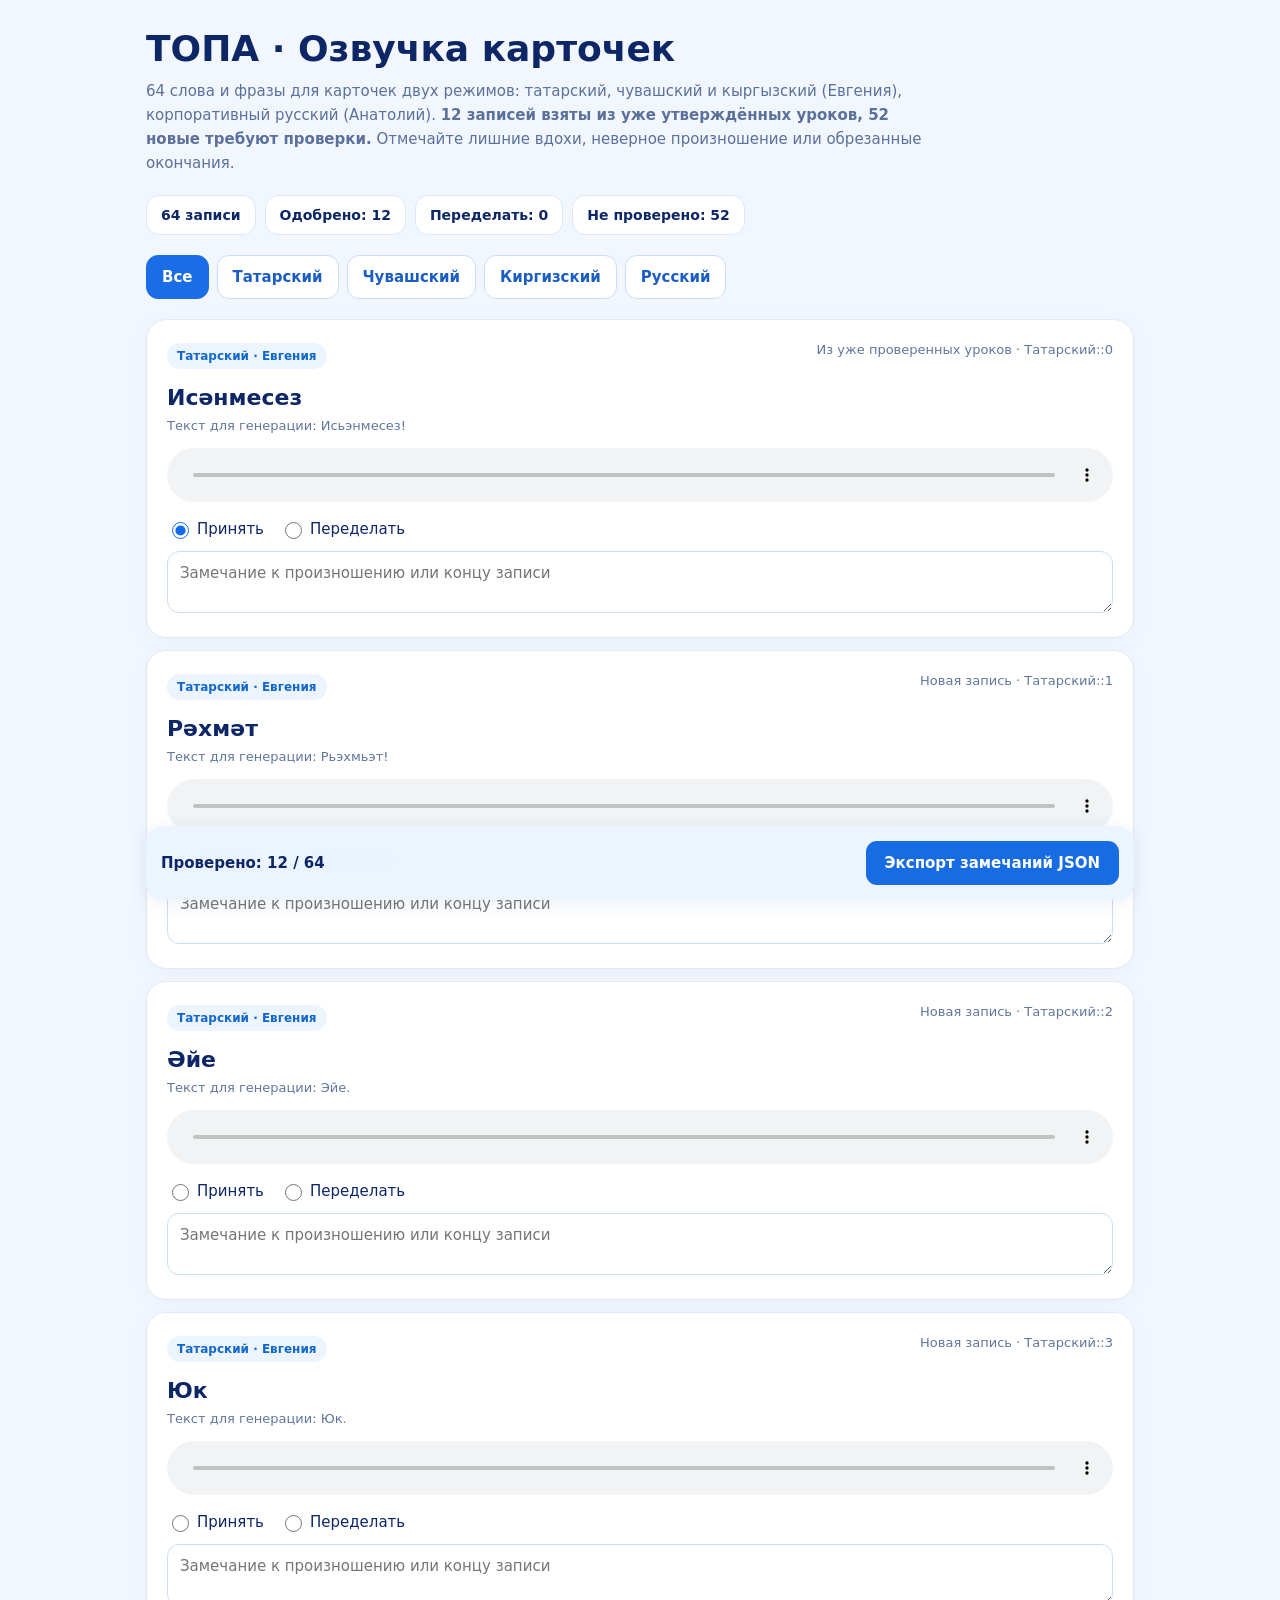
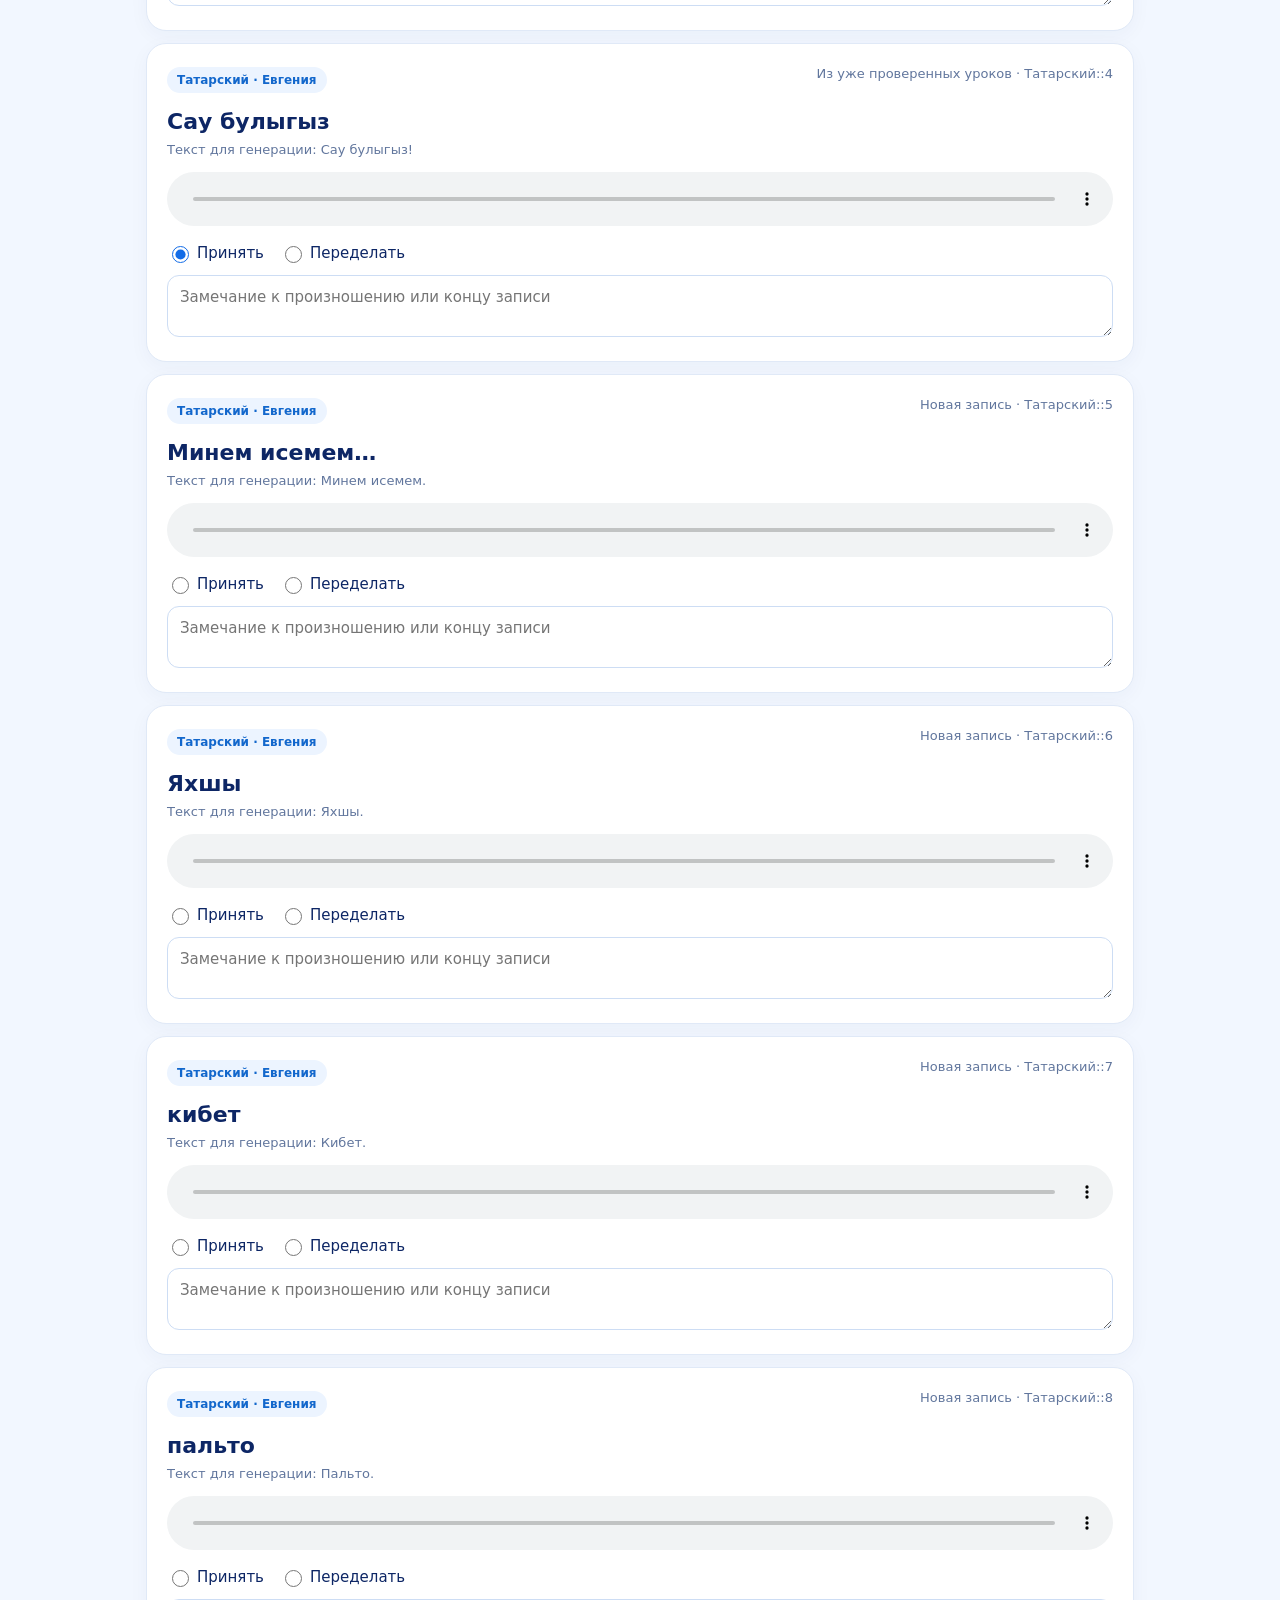
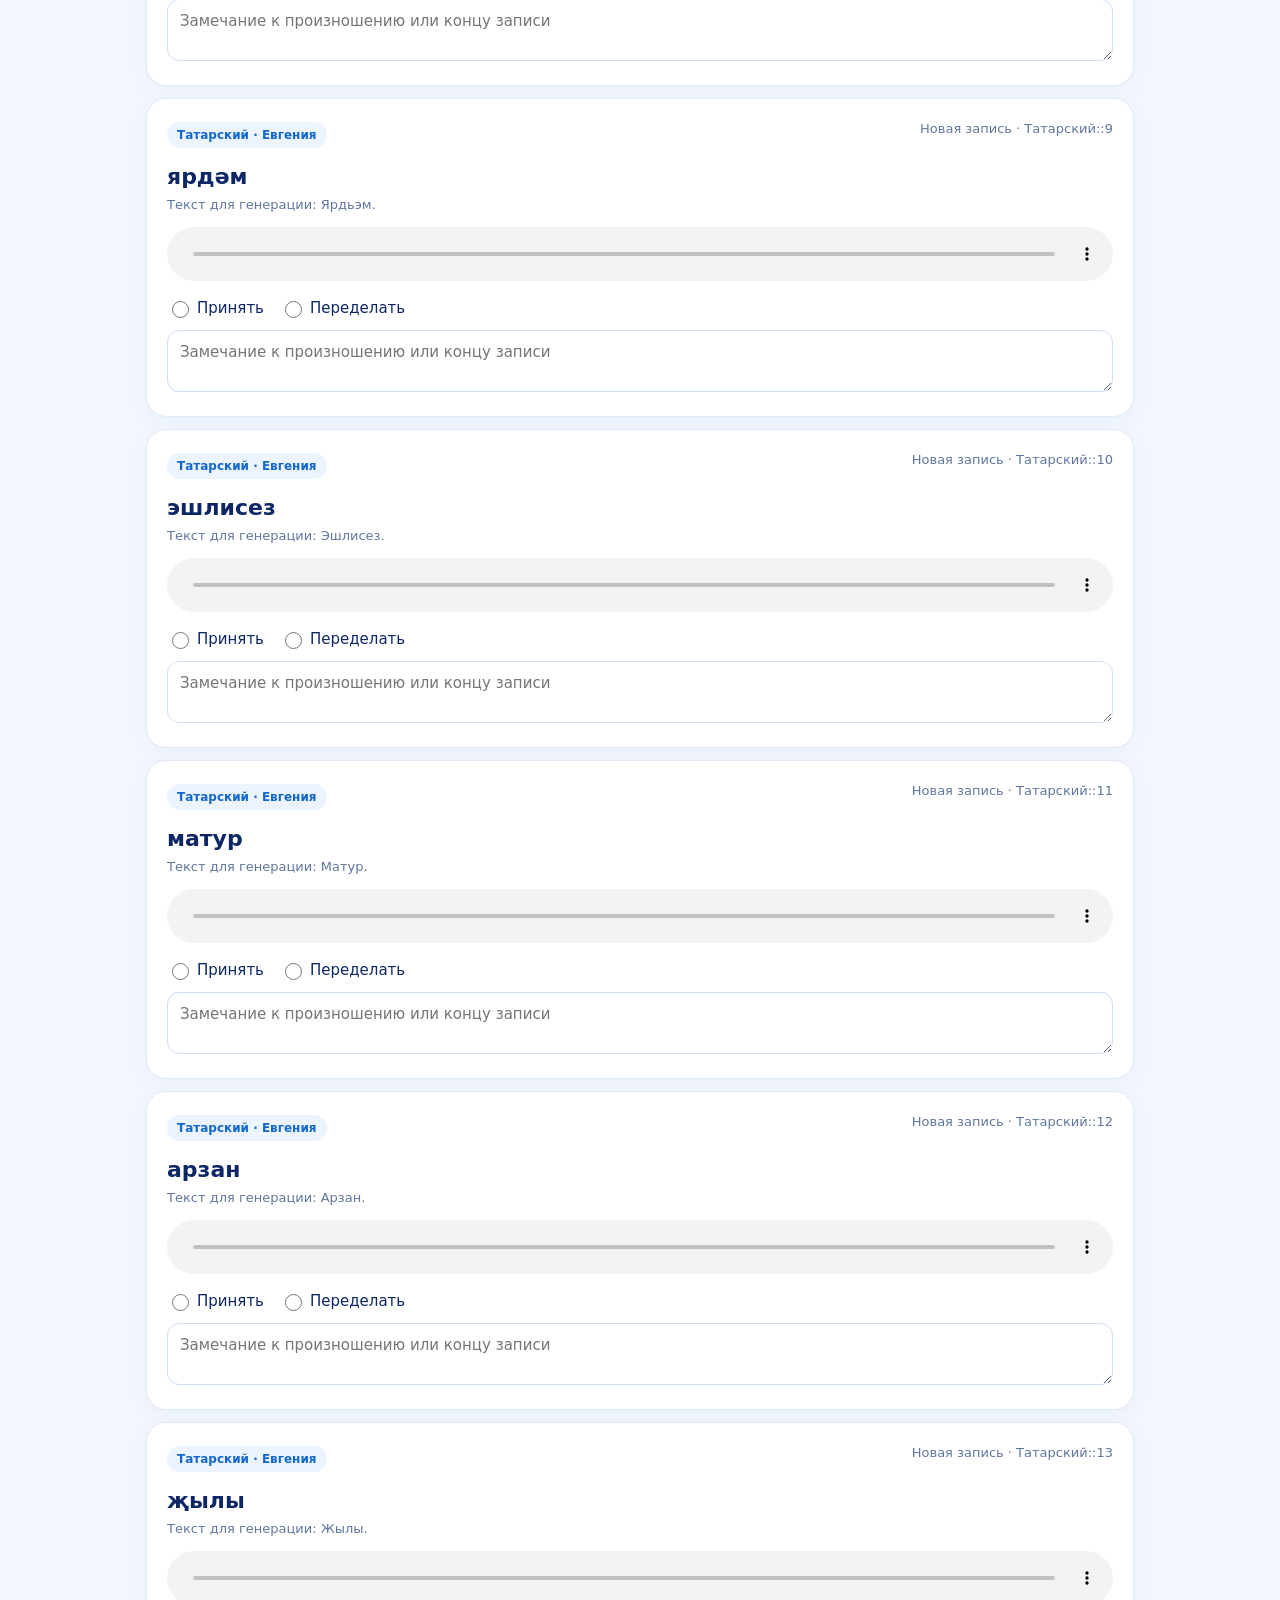
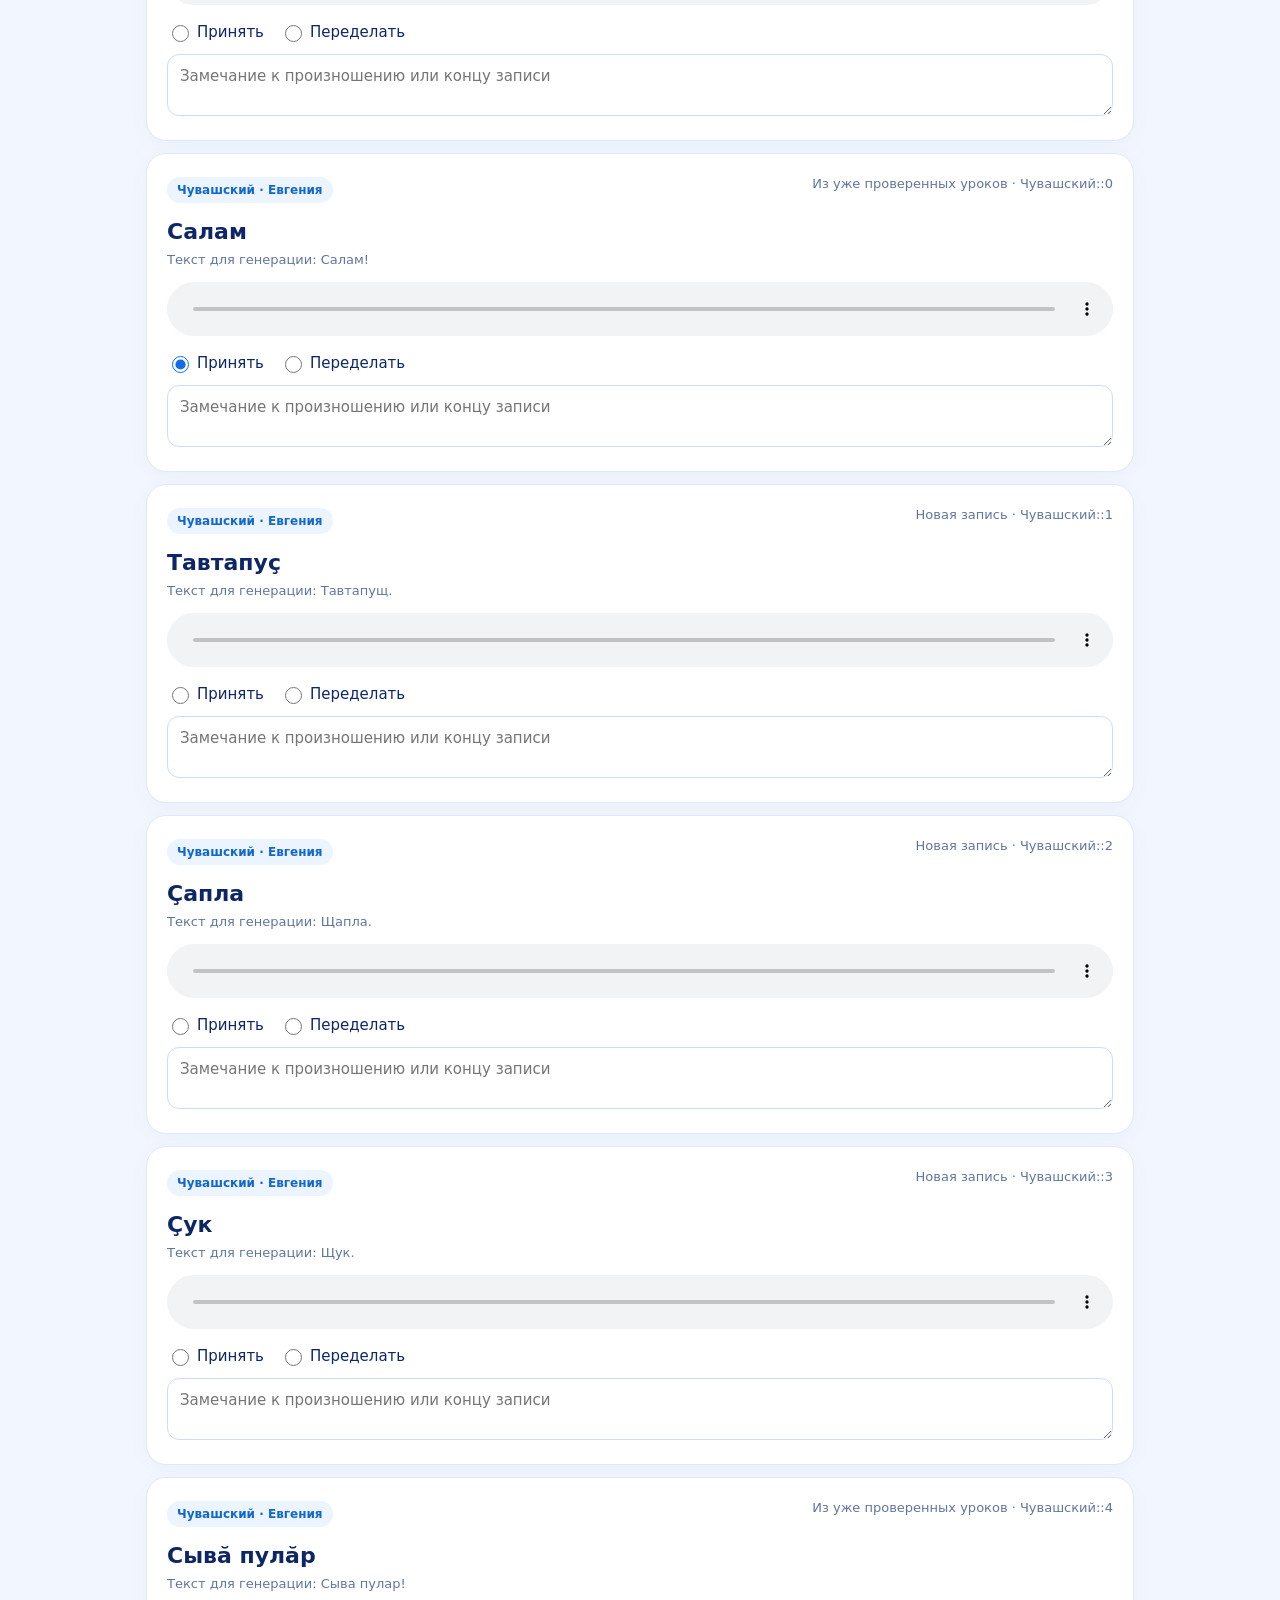
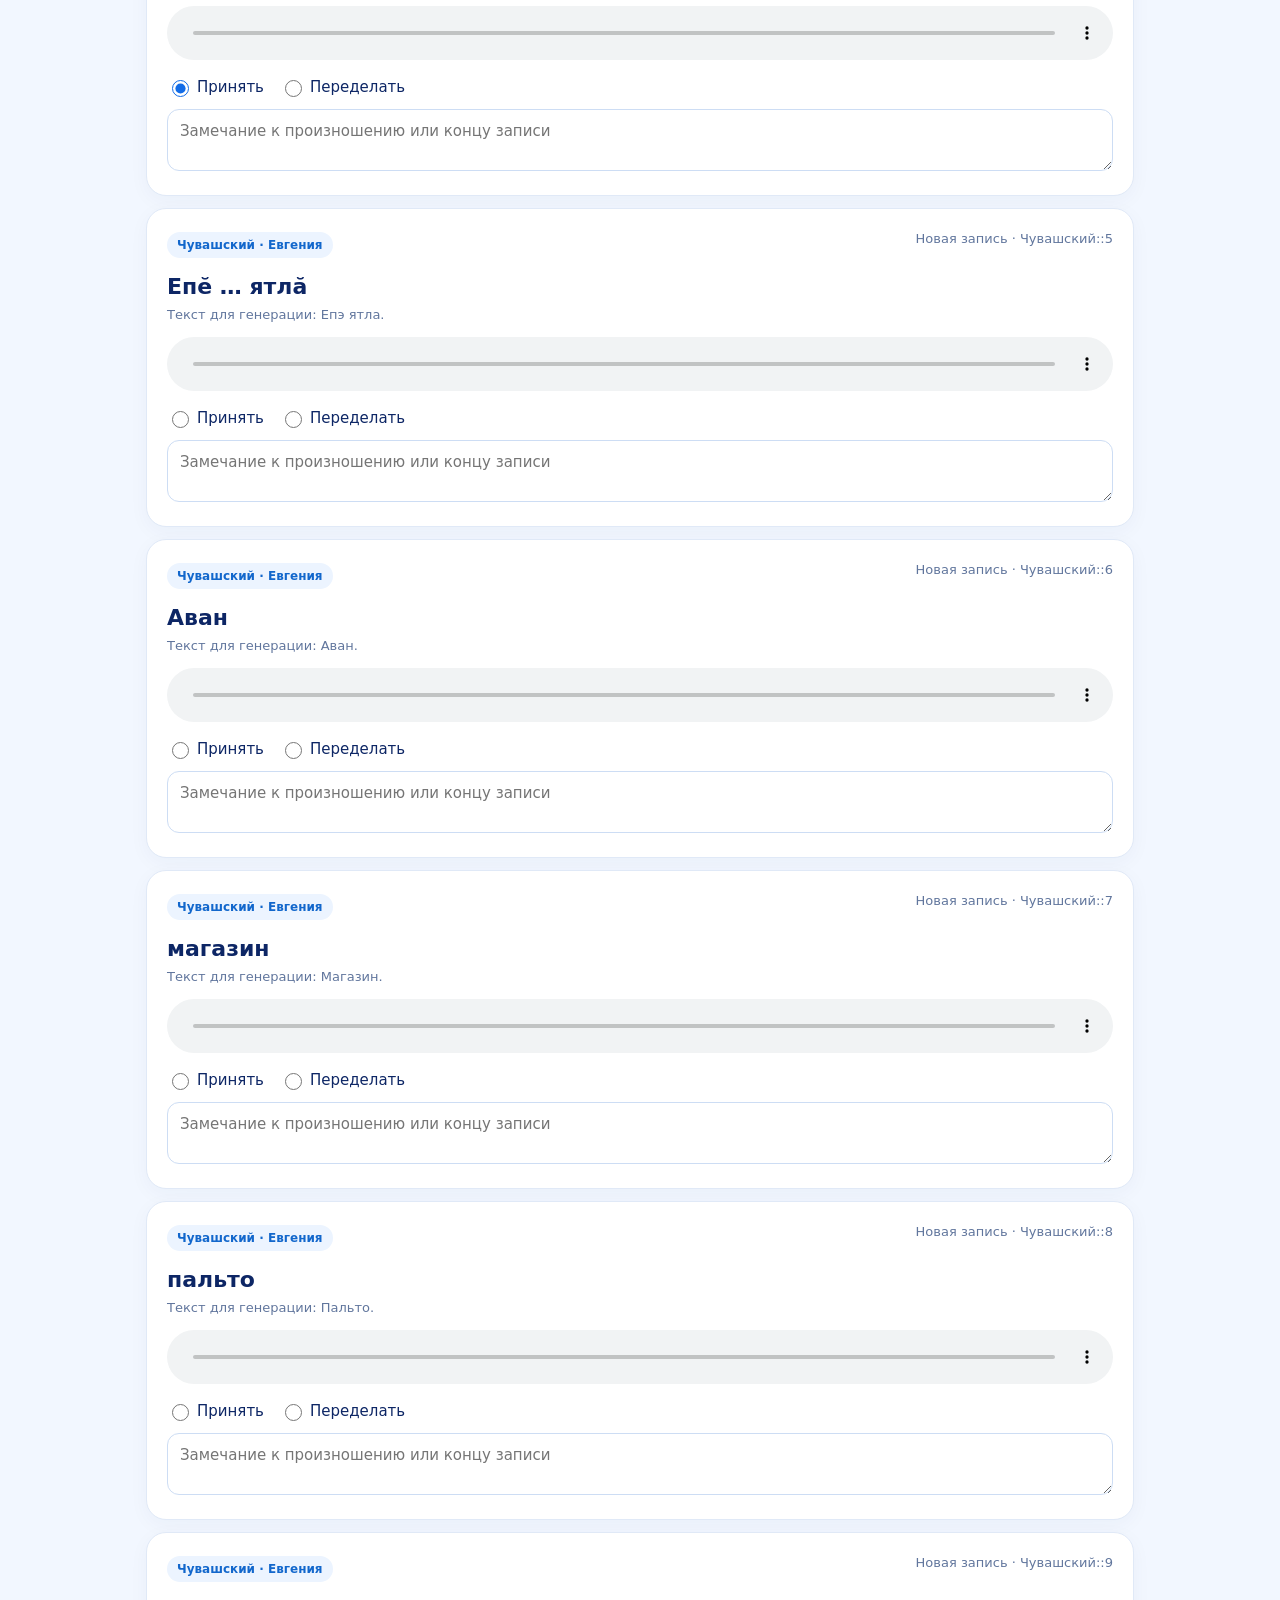
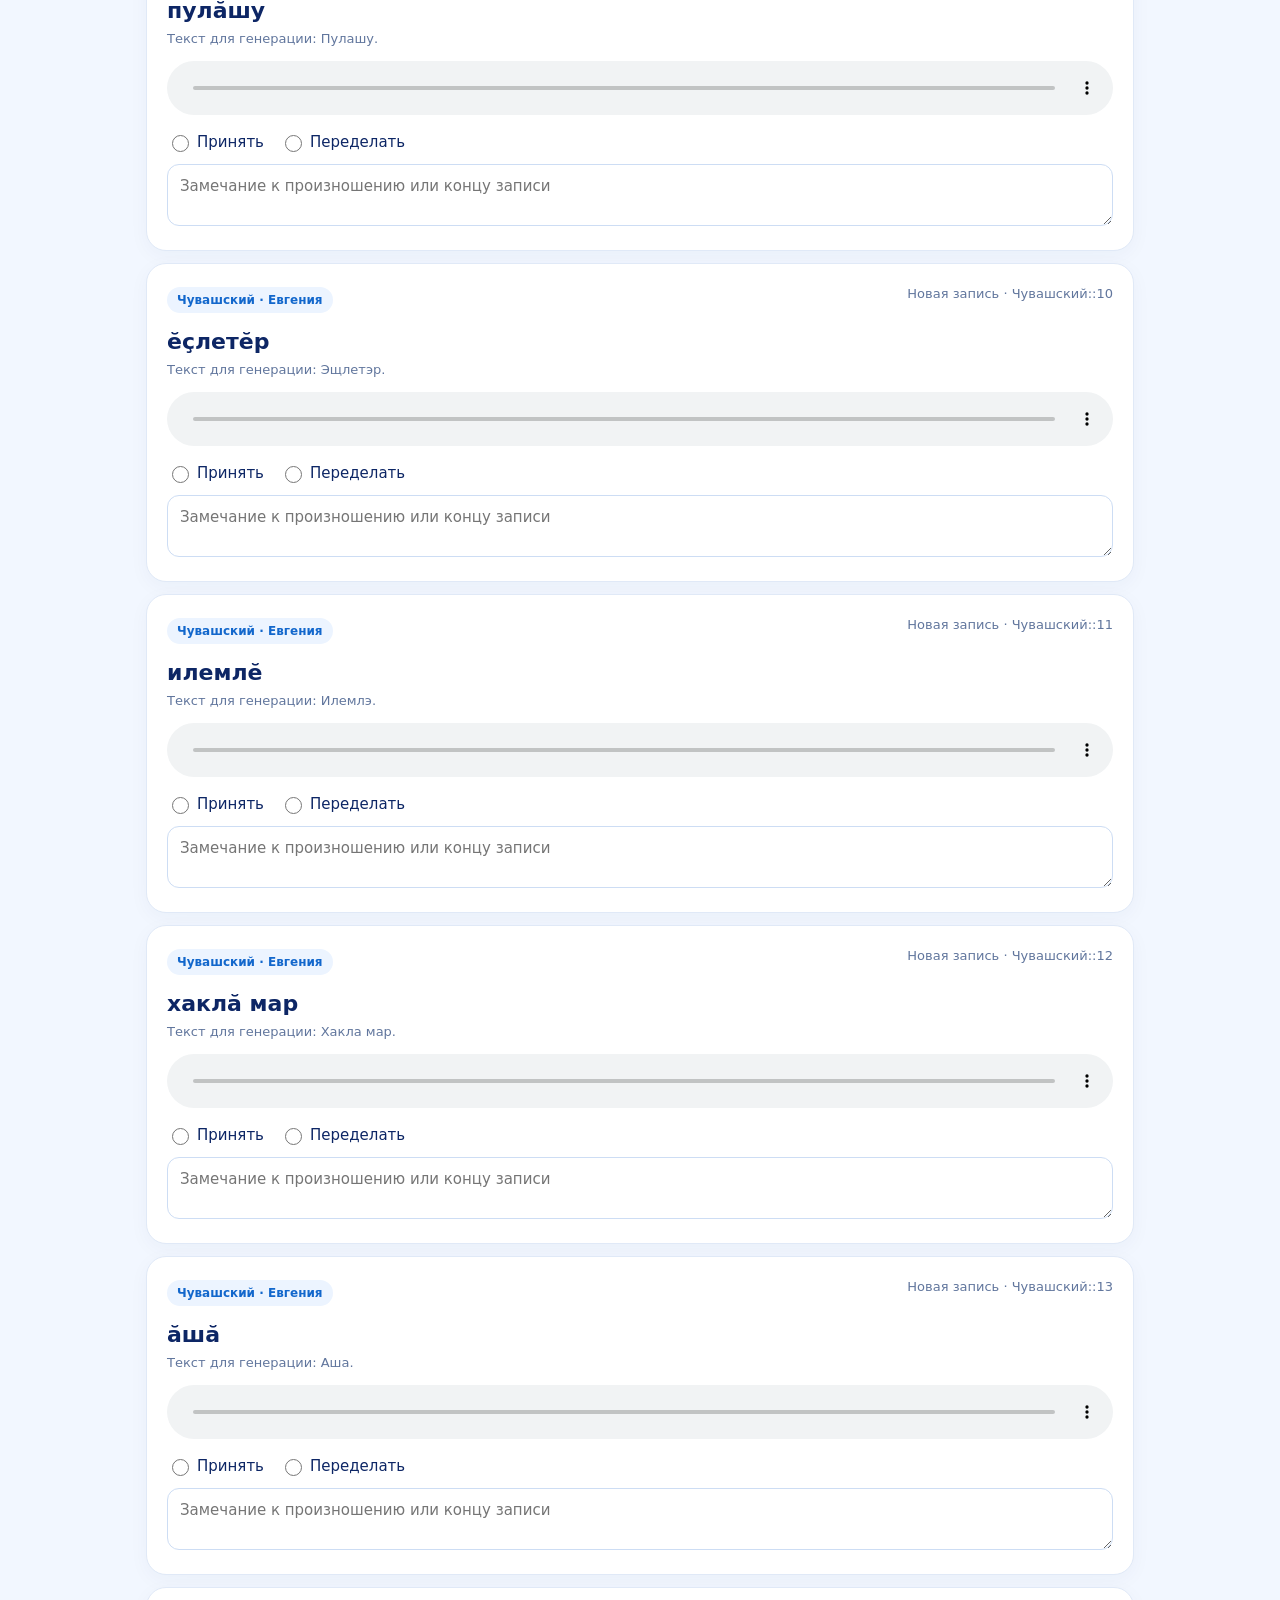
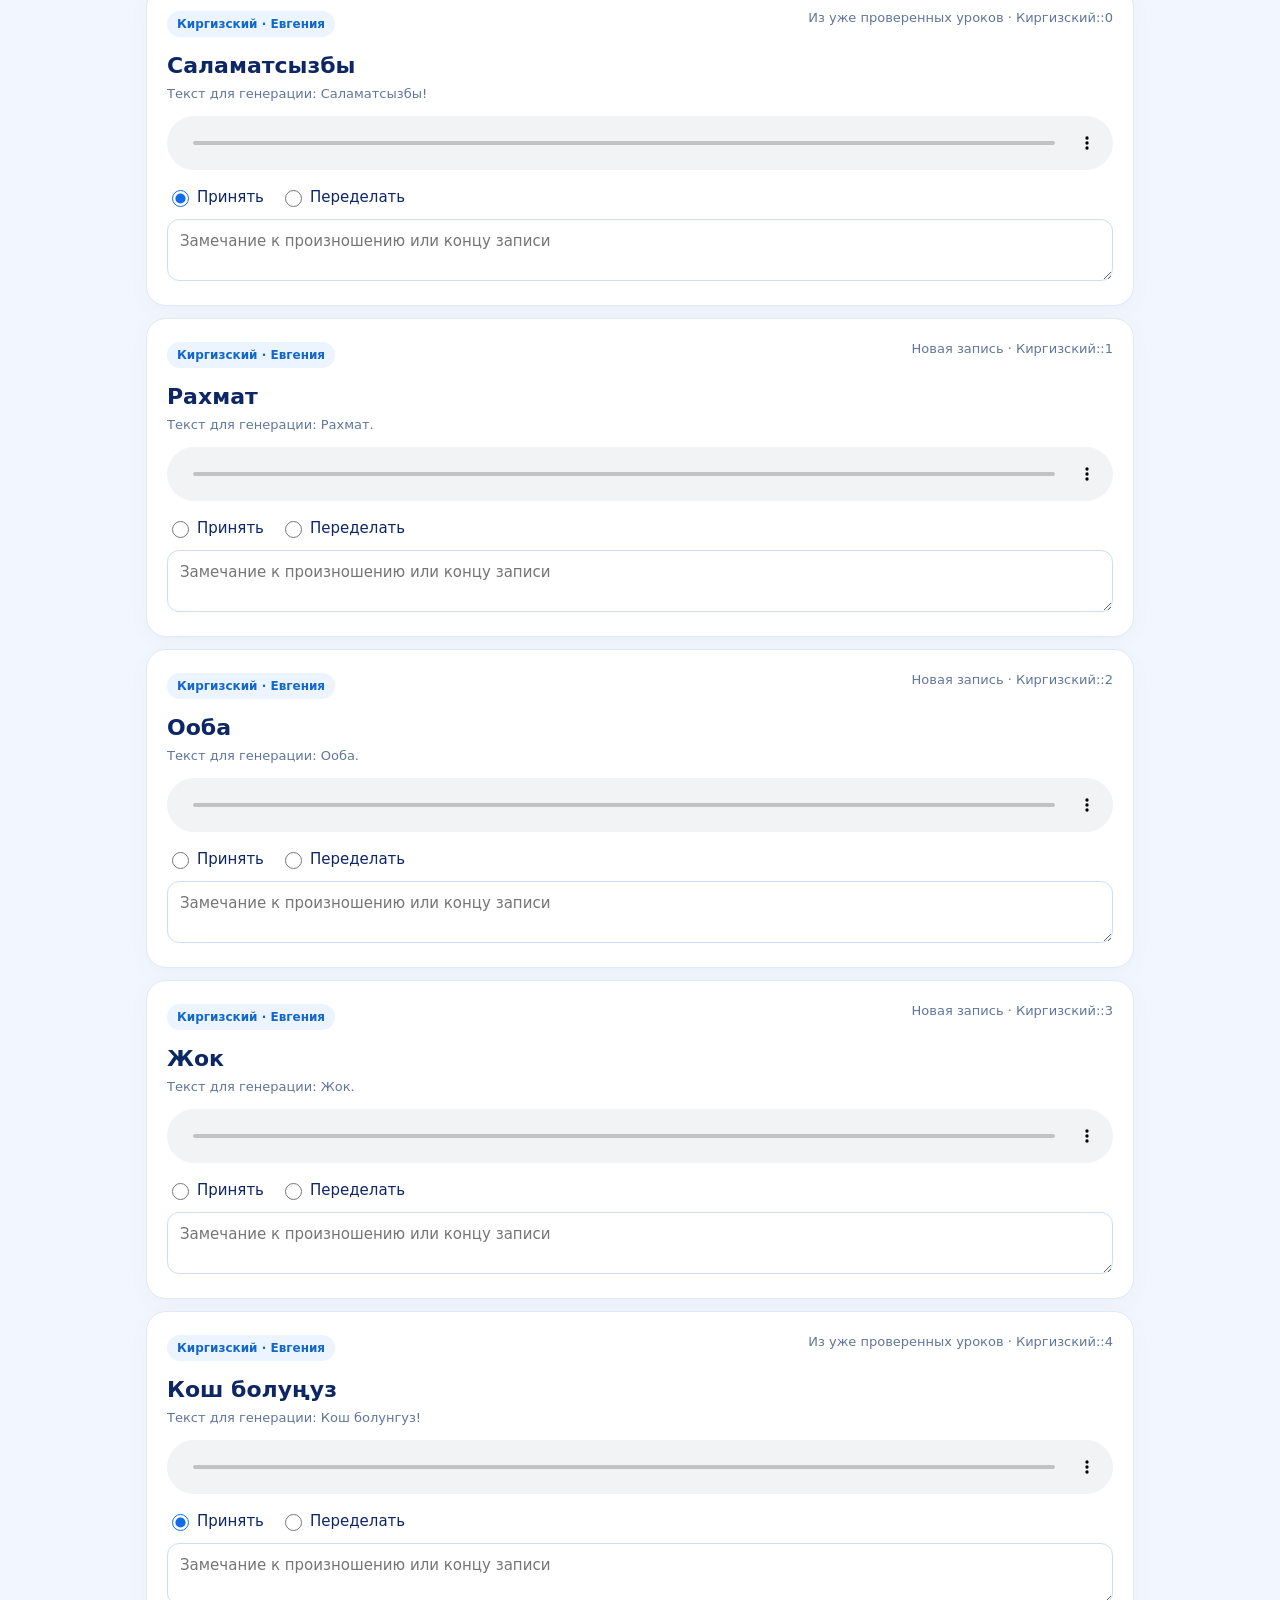
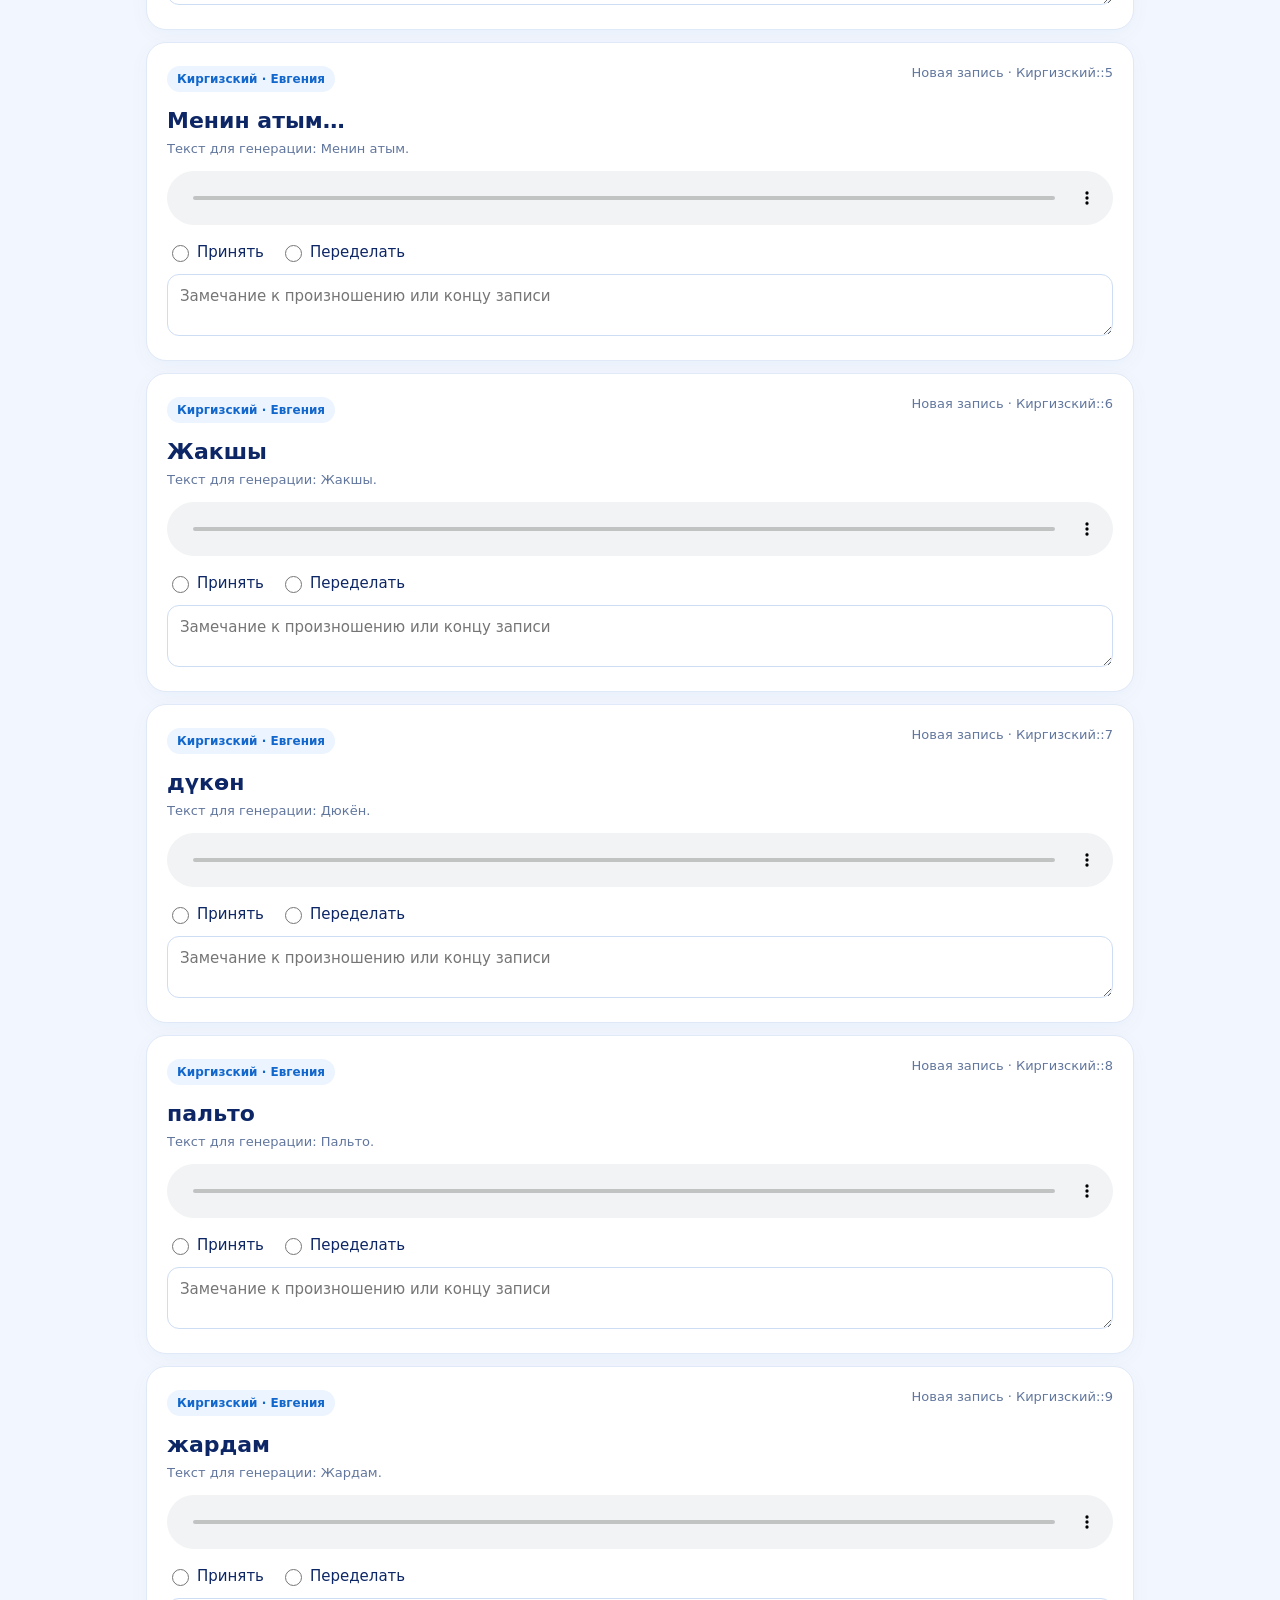
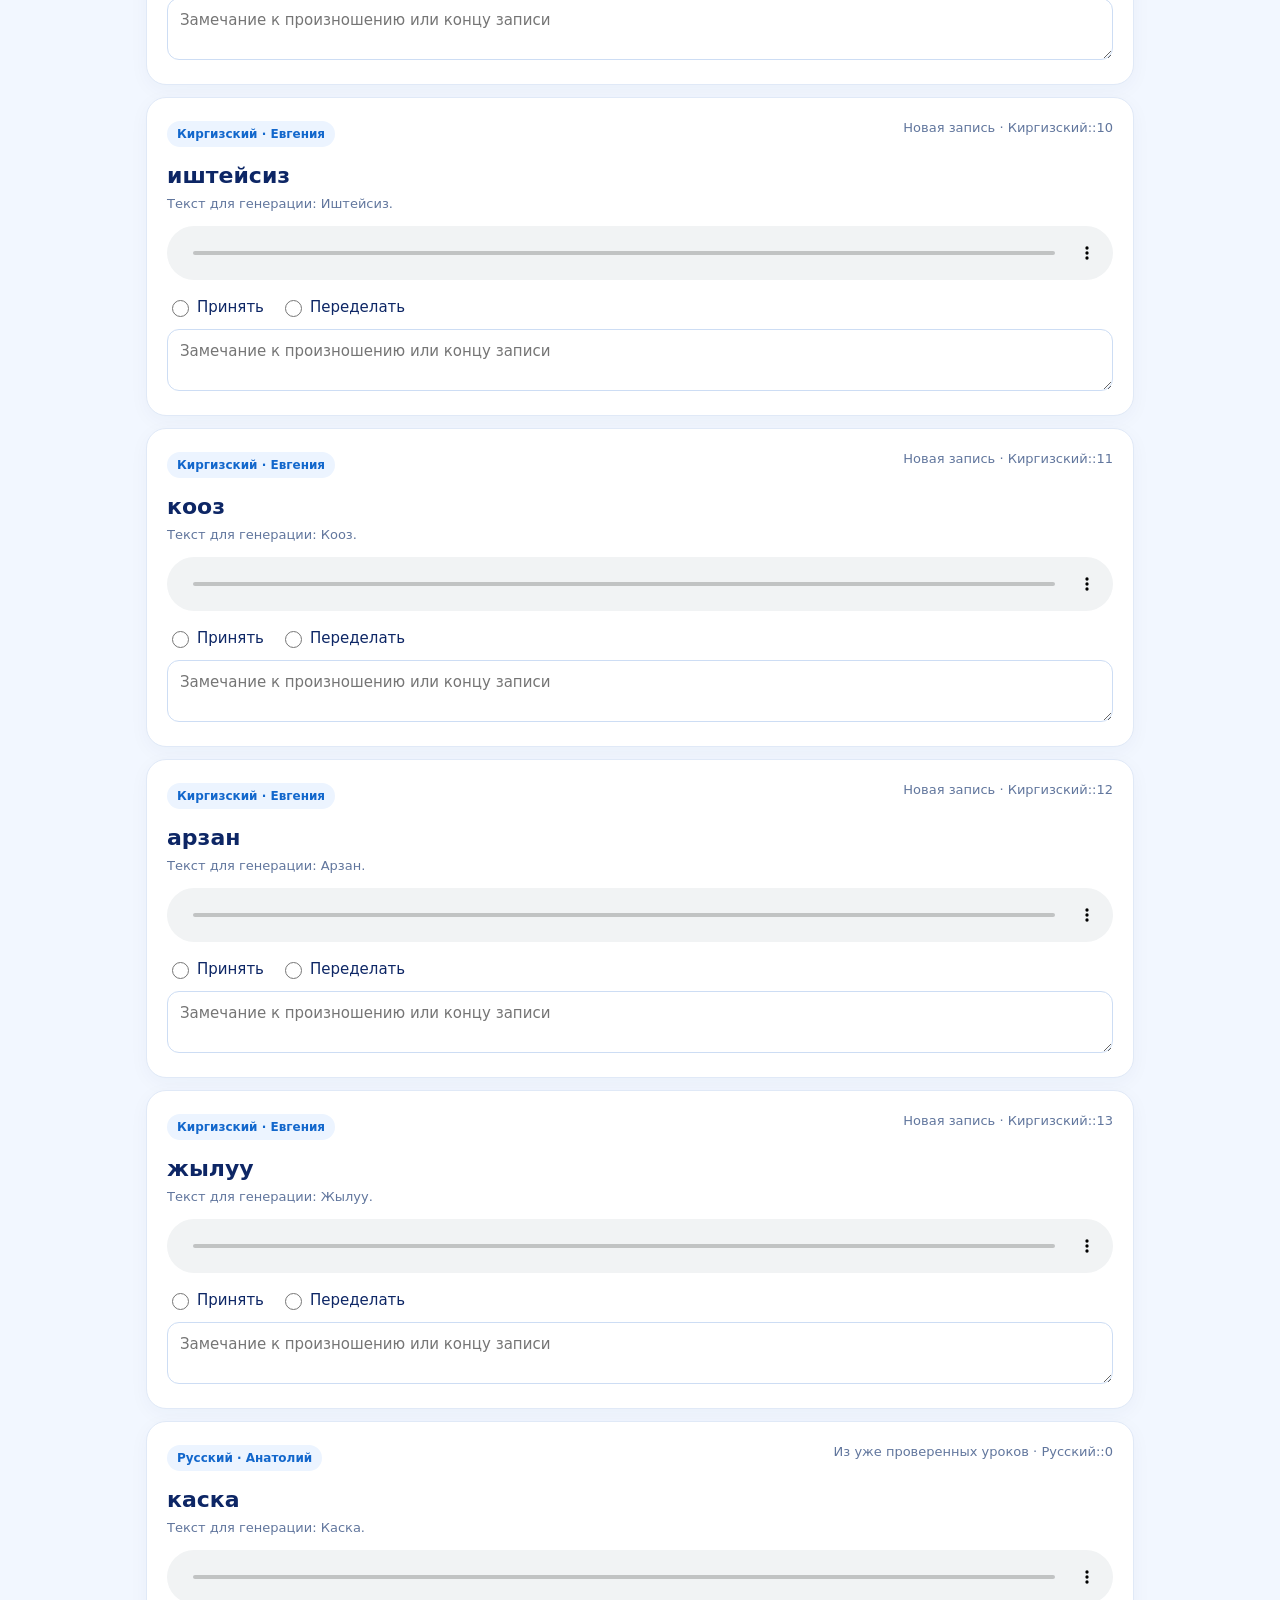
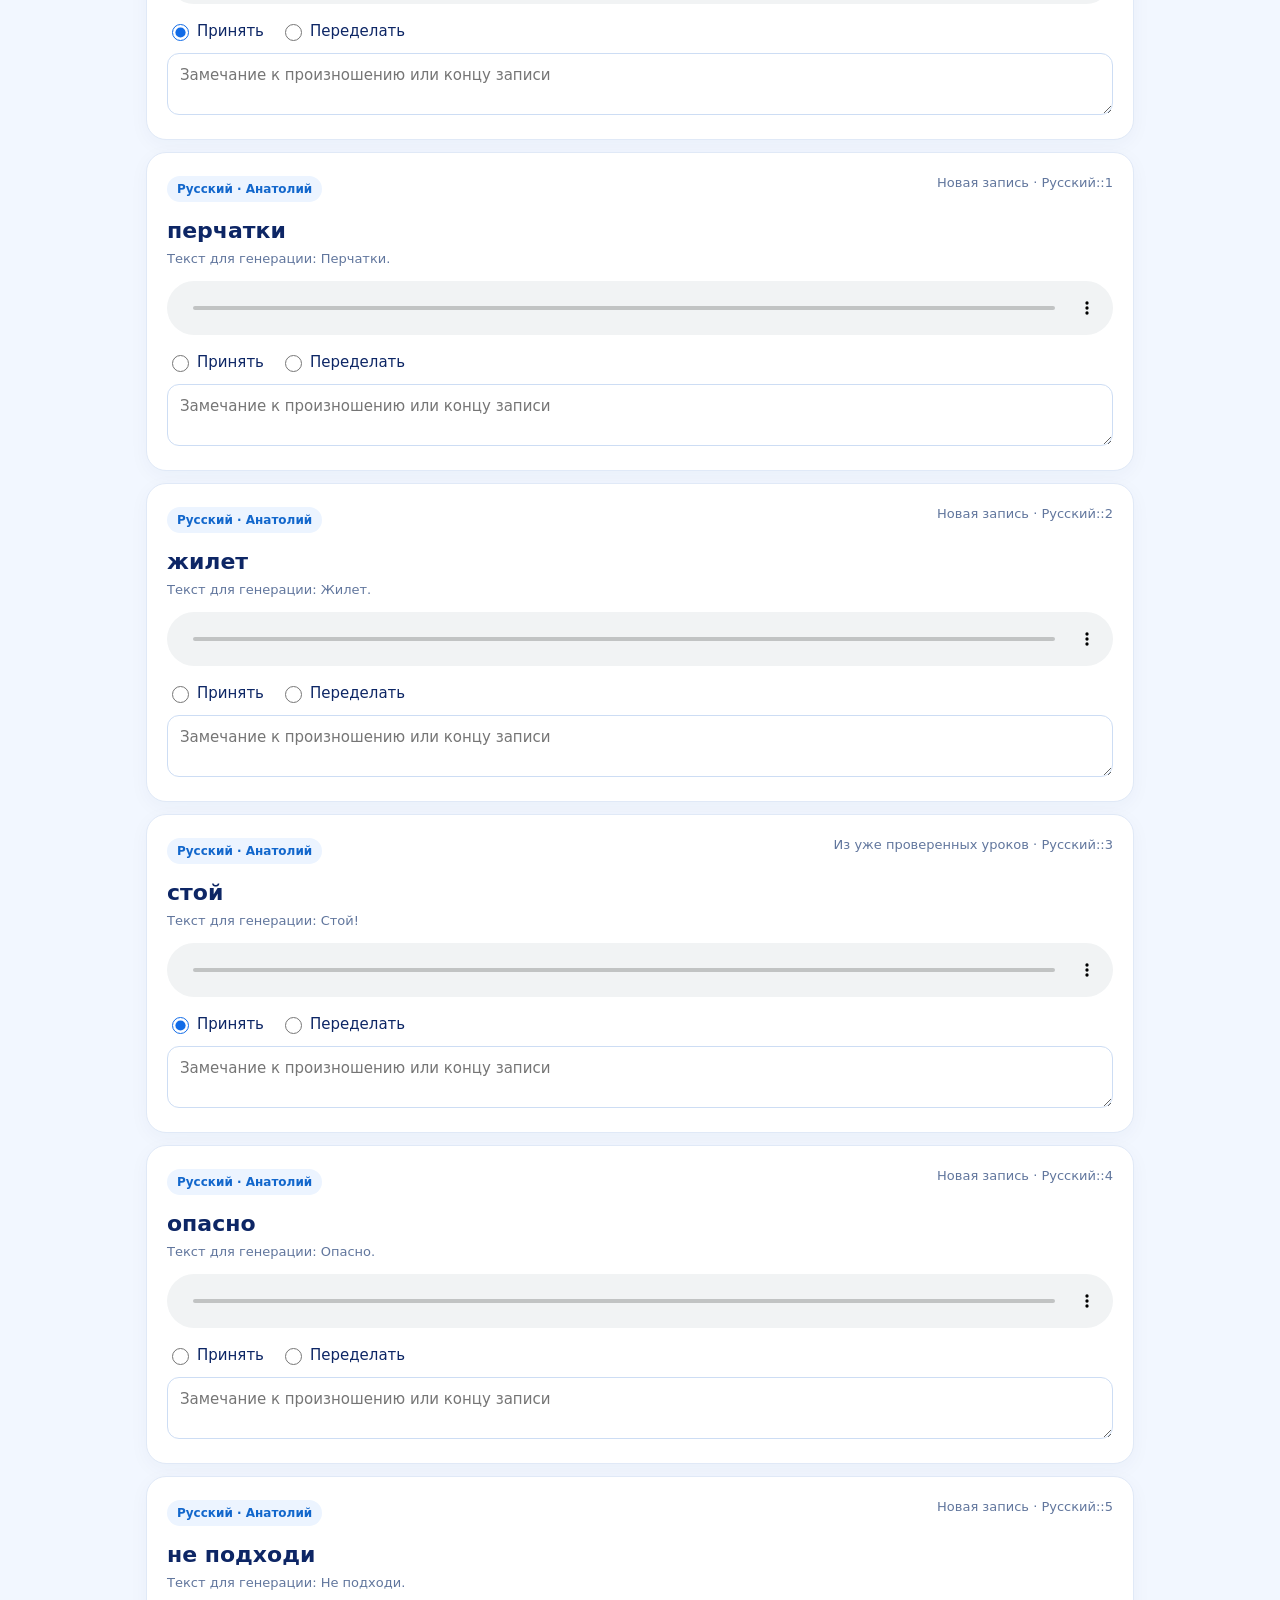
<file: flashcards-review.html>
<!doctype html>
<html lang="ru">
<head>
<meta charset="utf-8"><meta name="viewport" content="width=device-width,initial-scale=1">
<title>ТОПА · Проверка озвучки карточек</title>
<style>
*{box-sizing:border-box}body{background:#f2f7ff;color:#0d2665;font:15px system-ui,Arial,sans-serif;margin:0}
main{max-width:1020px;padding:28px 16px 70px;margin:auto}
h1{font-size:clamp(25px,4vw,36px);margin:0 0 10px}
header p{max-width:780px;color:#5b709b;line-height:1.6;margin:0 0 17px}
.stats{display:flex;gap:9px;flex-wrap:wrap;margin:20px 0}
.stats b{background:#fff;border:1px solid #dce7fb;padding:11px 14px;border-radius:13px;font-size:14px}
.filters{display:flex;gap:8px;flex-wrap:wrap;margin:12px 0 20px}
.filters button{background:#fff;color:#1b5ec3;border:1px solid #c8ddf9;border-radius:12px;cursor:pointer;padding:12px 15px;font:inherit;font-weight:650}
.filters button.selected{background:#1b6de7;color:#fff;border-color:#1b6de7}
.item{background:#fff;border-radius:20px;padding:20px;margin:12px 0;box-shadow:0 5px 20px #21396e0a;border:1px solid #e0e9f7}
.row{display:flex;gap:10px;justify-content:space-between;align-items:center;flex-wrap:wrap}
.tag{font-size:12px;font-weight:750;background:#ecf4ff;color:#1267cc;padding:6px 10px;border-radius:50px}
.text{font-size:22px;font-weight:720;margin:12px 0 6px}
.sub{color:#61769d;font-size:13px;line-height:1.5;margin:0 0 13px}
audio{width:100%;margin-bottom:13px}
.controls{display:flex;gap:16px;flex-wrap:wrap}
.controls label{display:flex;align-items:center;gap:5px;cursor:pointer}
input[type=radio]{accent-color:#126ce7;width:17px;height:17px}
textarea{font:inherit;width:100%;resize:vertical;padding:12px;border:1px solid #cdddf4;border-radius:12px;min-height:51px;margin-top:12px}
footer{position:sticky;bottom:0;background:#eaf4fff0;backdrop-filter:blur(12px);padding:15px;border-radius:16px;display:flex;justify-content:space-between;align-items:center;gap:15px;box-shadow:0 3px 20px #23468415}
.primary{background:#176ce4;color:#fff;padding:13px 19px;border:0;border-radius:11px;font:inherit;font-weight:750;cursor:pointer}
@media(max-width:600px){footer{flex-direction:column;align-items:stretch}.item{padding:14px}header p{font-size:14px}}
</style>
</head><body><main>
<header><h1>ТОПА · Озвучка карточек</h1>
<p>64 слова и фразы для карточек двух режимов: татарский, чувашский и кыргызский (Евгения), корпоративный русский (Анатолий). <b>12 записей взяты из уже утверждённых уроков, 52 новые требуют проверки.</b> Отмечайте лишние вдохи, неверное произношение или обрезанные окончания.</p></header>
<div class="stats"><b id="total">64 записи</b><b id="approved">Одобрено: 0</b><b id="flagged">Переделать: 0</b><b id="pending">Не проверено: 64</b></div>
<div class="filters" id="filters"></div>
<div id="list"></div>
<footer><strong id="footerStatus">Готово к проверке</strong><button class="primary" id="download">Экспорт замечаний JSON</button></footer>
</main><script>
const ITEMS=[{"key":"Татарский::0","language":"Татарский","voice":"Евгения","word":"Исәнмесез","phonetic":"Исьэнмесез!","reused":true,"audio":"flashcard-assets/audio/tt_00.mp3"},{"key":"Татарский::1","language":"Татарский","voice":"Евгения","word":"Рәхмәт","phonetic":"Рьэхмьэт!","reused":false,"audio":"flashcard-assets/audio/tt_01.mp3"},{"key":"Татарский::2","language":"Татарский","voice":"Евгения","word":"Әйе","phonetic":"Эйе.","reused":false,"audio":"flashcard-assets/audio/tt_02.mp3"},{"key":"Татарский::3","language":"Татарский","voice":"Евгения","word":"Юк","phonetic":"Юк.","reused":false,"audio":"flashcard-assets/audio/tt_03.mp3"},{"key":"Татарский::4","language":"Татарский","voice":"Евгения","word":"Сау булыгыз","phonetic":"Сау булыгыз!","reused":true,"audio":"flashcard-assets/audio/tt_04.mp3"},{"key":"Татарский::5","language":"Татарский","voice":"Евгения","word":"Минем исемем…","phonetic":"Минем исемем.","reused":false,"audio":"flashcard-assets/audio/tt_05.mp3"},{"key":"Татарский::6","language":"Татарский","voice":"Евгения","word":"Яхшы","phonetic":"Яхшы.","reused":false,"audio":"flashcard-assets/audio/tt_06.mp3"},{"key":"Татарский::7","language":"Татарский","voice":"Евгения","word":"кибет","phonetic":"Кибет.","reused":false,"audio":"flashcard-assets/audio/tt_07.mp3"},{"key":"Татарский::8","language":"Татарский","voice":"Евгения","word":"пальто","phonetic":"Пальто.","reused":false,"audio":"flashcard-assets/audio/tt_08.mp3"},{"key":"Татарский::9","language":"Татарский","voice":"Евгения","word":"ярдәм","phonetic":"Ярдьэм.","reused":false,"audio":"flashcard-assets/audio/tt_09.mp3"},{"key":"Татарский::10","language":"Татарский","voice":"Евгения","word":"эшлисез","phonetic":"Эшлисез.","reused":false,"audio":"flashcard-assets/audio/tt_10.mp3"},{"key":"Татарский::11","language":"Татарский","voice":"Евгения","word":"матур","phonetic":"Матур.","reused":false,"audio":"flashcard-assets/audio/tt_11.mp3"},{"key":"Татарский::12","language":"Татарский","voice":"Евгения","word":"арзан","phonetic":"Арзан.","reused":false,"audio":"flashcard-assets/audio/tt_12.mp3"},{"key":"Татарский::13","language":"Татарский","voice":"Евгения","word":"җылы","phonetic":"Жылы.","reused":false,"audio":"flashcard-assets/audio/tt_13.mp3"},{"key":"Чувашский::0","language":"Чувашский","voice":"Евгения","word":"Салам","phonetic":"Салам!","reused":true,"audio":"flashcard-assets/audio/cv_00.mp3"},{"key":"Чувашский::1","language":"Чувашский","voice":"Евгения","word":"Тавтапуҫ","phonetic":"Тавтапущ.","reused":false,"audio":"flashcard-assets/audio/cv_01.mp3"},{"key":"Чувашский::2","language":"Чувашский","voice":"Евгения","word":"Ҫапла","phonetic":"Щапла.","reused":false,"audio":"flashcard-assets/audio/cv_02.mp3"},{"key":"Чувашский::3","language":"Чувашский","voice":"Евгения","word":"Ҫук","phonetic":"Щук.","reused":false,"audio":"flashcard-assets/audio/cv_03.mp3"},{"key":"Чувашский::4","language":"Чувашский","voice":"Евгения","word":"Сывӑ пулӑр","phonetic":"Сыва пулар!","reused":true,"audio":"flashcard-assets/audio/cv_04.mp3"},{"key":"Чувашский::5","language":"Чувашский","voice":"Евгения","word":"Епӗ … ятлӑ","phonetic":"Епэ ятла.","reused":false,"audio":"flashcard-assets/audio/cv_05.mp3"},{"key":"Чувашский::6","language":"Чувашский","voice":"Евгения","word":"Аван","phonetic":"Аван.","reused":false,"audio":"flashcard-assets/audio/cv_06.mp3"},{"key":"Чувашский::7","language":"Чувашский","voice":"Евгения","word":"магазин","phonetic":"Магазин.","reused":false,"audio":"flashcard-assets/audio/cv_07.mp3"},{"key":"Чувашский::8","language":"Чувашский","voice":"Евгения","word":"пальто","phonetic":"Пальто.","reused":false,"audio":"flashcard-assets/audio/cv_08.mp3"},{"key":"Чувашский::9","language":"Чувашский","voice":"Евгения","word":"пулӑшу","phonetic":"Пулашу.","reused":false,"audio":"flashcard-assets/audio/cv_09.mp3"},{"key":"Чувашский::10","language":"Чувашский","voice":"Евгения","word":"ӗҫлетӗр","phonetic":"Эщлетэр.","reused":false,"audio":"flashcard-assets/audio/cv_10.mp3"},{"key":"Чувашский::11","language":"Чувашский","voice":"Евгения","word":"илемлӗ","phonetic":"Илемлэ.","reused":false,"audio":"flashcard-assets/audio/cv_11.mp3"},{"key":"Чувашский::12","language":"Чувашский","voice":"Евгения","word":"хаклӑ мар","phonetic":"Хакла мар.","reused":false,"audio":"flashcard-assets/audio/cv_12.mp3"},{"key":"Чувашский::13","language":"Чувашский","voice":"Евгения","word":"ӑшӑ","phonetic":"Аша.","reused":false,"audio":"flashcard-assets/audio/cv_13.mp3"},{"key":"Киргизский::0","language":"Киргизский","voice":"Евгения","word":"Саламатсызбы","phonetic":"Саламатсызбы!","reused":true,"audio":"flashcard-assets/audio/ky_00.mp3"},{"key":"Киргизский::1","language":"Киргизский","voice":"Евгения","word":"Рахмат","phonetic":"Рахмат.","reused":false,"audio":"flashcard-assets/audio/ky_01.mp3"},{"key":"Киргизский::2","language":"Киргизский","voice":"Евгения","word":"Ооба","phonetic":"Ооба.","reused":false,"audio":"flashcard-assets/audio/ky_02.mp3"},{"key":"Киргизский::3","language":"Киргизский","voice":"Евгения","word":"Жок","phonetic":"Жок.","reused":false,"audio":"flashcard-assets/audio/ky_03.mp3"},{"key":"Киргизский::4","language":"Киргизский","voice":"Евгения","word":"Кош болуңуз","phonetic":"Кош болунгуз!","reused":true,"audio":"flashcard-assets/audio/ky_04.mp3"},{"key":"Киргизский::5","language":"Киргизский","voice":"Евгения","word":"Менин атым…","phonetic":"Менин атым.","reused":false,"audio":"flashcard-assets/audio/ky_05.mp3"},{"key":"Киргизский::6","language":"Киргизский","voice":"Евгения","word":"Жакшы","phonetic":"Жакшы.","reused":false,"audio":"flashcard-assets/audio/ky_06.mp3"},{"key":"Киргизский::7","language":"Киргизский","voice":"Евгения","word":"дүкөн","phonetic":"Дюкён.","reused":false,"audio":"flashcard-assets/audio/ky_07.mp3"},{"key":"Киргизский::8","language":"Киргизский","voice":"Евгения","word":"пальто","phonetic":"Пальто.","reused":false,"audio":"flashcard-assets/audio/ky_08.mp3"},{"key":"Киргизский::9","language":"Киргизский","voice":"Евгения","word":"жардам","phonetic":"Жардам.","reused":false,"audio":"flashcard-assets/audio/ky_09.mp3"},{"key":"Киргизский::10","language":"Киргизский","voice":"Евгения","word":"иштейсиз","phonetic":"Иштейсиз.","reused":false,"audio":"flashcard-assets/audio/ky_10.mp3"},{"key":"Киргизский::11","language":"Киргизский","voice":"Евгения","word":"кооз","phonetic":"Кооз.","reused":false,"audio":"flashcard-assets/audio/ky_11.mp3"},{"key":"Киргизский::12","language":"Киргизский","voice":"Евгения","word":"арзан","phonetic":"Арзан.","reused":false,"audio":"flashcard-assets/audio/ky_12.mp3"},{"key":"Киргизский::13","language":"Киргизский","voice":"Евгения","word":"жылуу","phonetic":"Жылуу.","reused":false,"audio":"flashcard-assets/audio/ky_13.mp3"},{"key":"Русский::0","language":"Русский","voice":"Анатолий","word":"каска","phonetic":"Каска.","reused":true,"audio":"flashcard-assets/audio/work_00.mp3"},{"key":"Русский::1","language":"Русский","voice":"Анатолий","word":"перчатки","phonetic":"Перчатки.","reused":false,"audio":"flashcard-assets/audio/work_01.mp3"},{"key":"Русский::2","language":"Русский","voice":"Анатолий","word":"жилет","phonetic":"Жилет.","reused":false,"audio":"flashcard-assets/audio/work_02.mp3"},{"key":"Русский::3","language":"Русский","voice":"Анатолий","word":"стой","phonetic":"Стой!","reused":true,"audio":"flashcard-assets/audio/work_03.mp3"},{"key":"Русский::4","language":"Русский","voice":"Анатолий","word":"опасно","phonetic":"Опасно.","reused":false,"audio":"flashcard-assets/audio/work_04.mp3"},{"key":"Русский::5","language":"Русский","voice":"Анатолий","word":"не подходи","phonetic":"Не подходи.","reused":false,"audio":"flashcard-assets/audio/work_05.mp3"},{"key":"Русский::6","language":"Русский","voice":"Анатолий","word":"надень каску","phonetic":"Надень каску.","reused":true,"audio":"flashcard-assets/audio/work_06.mp3"},{"key":"Русский::7","language":"Русский","voice":"Анатолий","word":"лопата","phonetic":"Лопата.","reused":true,"audio":"flashcard-assets/audio/work_07.mp3"},{"key":"Русский::8","language":"Русский","voice":"Анатолий","word":"молоток","phonetic":"Молоток.","reused":false,"audio":"flashcard-assets/audio/work_08.mp3"},{"key":"Русский::9","language":"Русский","voice":"Анатолий","word":"пила","phonetic":"Пила.","reused":false,"audio":"flashcard-assets/audio/work_09.mp3"},{"key":"Русский::10","language":"Русский","voice":"Анатолий","word":"работа","phonetic":"Работа.","reused":false,"audio":"flashcard-assets/audio/work_10.mp3"},{"key":"Русский::11","language":"Русский","voice":"Анатолий","word":"принеси","phonetic":"Принеси.","reused":false,"audio":"flashcard-assets/audio/work_11.mp3"},{"key":"Русский::12","language":"Русский","voice":"Анатолий","word":"возьми","phonetic":"Возьми.","reused":false,"audio":"flashcard-assets/audio/work_12.mp3"},{"key":"Русский::13","language":"Русский","voice":"Анатолий","word":"копай","phonetic":"Копай.","reused":false,"audio":"flashcard-assets/audio/work_13.mp3"},{"key":"Русский::14","language":"Русский","voice":"Анатолий","word":"убери мусор","phonetic":"Убери мусор!","reused":true,"audio":"flashcard-assets/audio/work_14.mp3"},{"key":"Русский::15","language":"Русский","voice":"Анатолий","word":"кирпичи","phonetic":"Кирпичи.","reused":false,"audio":"flashcard-assets/audio/work_15.mp3"},{"key":"Русский::16","language":"Русский","voice":"Анатолий","word":"этаж","phonetic":"Этаж.","reused":false,"audio":"flashcard-assets/audio/work_16.mp3"},{"key":"Русский::17","language":"Русский","voice":"Анатолий","word":"тачка","phonetic":"Тачка.","reused":false,"audio":"flashcard-assets/audio/work_17.mp3"},{"key":"Русский::18","language":"Русский","voice":"Анатолий","word":"повторите, пожалуйста","phonetic":"Повторите, пожалуйста.","reused":false,"audio":"flashcard-assets/audio/work_18.mp3"},{"key":"Русский::19","language":"Русский","voice":"Анатолий","word":"где перчатки","phonetic":"Где перчатки?","reused":true,"audio":"flashcard-assets/audio/work_19.mp3"},{"key":"Русский::20","language":"Русский","voice":"Анатолий","word":"всё понятно","phonetic":"Всё понятно.","reused":false,"audio":"flashcard-assets/audio/work_20.mp3"},{"key":"Русский::21","language":"Русский","voice":"Анатолий","word":"я позову","phonetic":"Я позову.","reused":false,"audio":"flashcard-assets/audio/work_21.mp3"}];
let statuses={};try{statuses=JSON.parse(localStorage.getItem('topa_card_audio_64_feedback_v1')||'{}')}catch{}
let chosen='Все';
for(const item of ITEMS)if(item.reused&&!statuses[item.key])statuses[item.key]={status:'good',note:''};
function esc(s){return String(s).replace(/[&<>"']/g,c=>({'&':'&amp;','<':'&lt;','>':'&gt;','"':'&quot;',"'":'&#39;'}[c]))}
function persist(){localStorage.setItem('topa_card_audio_64_feedback_v1',JSON.stringify(statuses));updateStats()}
function updateStats(){let good=0,bad=0;for(const item of ITEMS){const status=statuses[item.key]?.status;if(status==='good')good++;if(status==='bad')bad++}document.getElementById('approved').textContent='Одобрено: '+good;document.getElementById('flagged').textContent='Переделать: '+bad;document.getElementById('pending').textContent='Не проверено: '+(ITEMS.length-good-bad);document.getElementById('footerStatus').textContent='Проверено: '+(good+bad)+' / '+ITEMS.length}
function render(){
  const labels=['Все',...new Set(ITEMS.map(x=>x.language))];
  document.getElementById('filters').innerHTML=labels.map(x=>'<button '+(x===chosen?'class="selected"':'')+' data-filter="'+esc(x)+'">'+esc(x)+'</button>').join('');
  document.querySelectorAll('[data-filter]').forEach(button=>button.onclick=()=>{chosen=button.dataset.filter;render()});
  const root=document.getElementById('list');
  root.innerHTML=ITEMS.filter(x=>chosen==='Все'||x.language===chosen).map(x=>{
   const status=statuses[x.key]||{};
   return '<section class="item" data-key="'+esc(x.key)+'"><div class="row"><span class="tag">'+esc(x.language)+' · '+esc(x.voice)+'</span><span class="sub">'+(x.reused?'Из уже проверенных уроков':'Новая запись')+' · '+esc(x.key)+'</span></div><div class="text">'+esc(x.word)+'</div><div class="sub">Текст для генерации: '+esc(x.phonetic)+'</div><audio controls preload="none" src="'+esc(x.audio)+'"></audio><div class="controls"><label><input type="radio" value="good" name="'+esc(x.key)+'" '+(status.status==='good'?'checked':'')+'> Принять</label><label><input type="radio" value="bad" name="'+esc(x.key)+'" '+(status.status==='bad'?'checked':'')+'> Переделать</label></div><textarea placeholder="Замечание к произношению или концу записи">'+esc(status.note||'')+'</textarea></section>'
  }).join('');
  root.querySelectorAll('.item').forEach(section=>{
    const key=section.dataset.key;
    section.querySelectorAll('input[type=radio]').forEach(el=>el.onchange=()=>{statuses[key]={...statuses[key],status:el.value};persist()});
    section.querySelector('textarea').oninput=e=>{statuses[key]={...statuses[key],note:e.target.value};persist()};
  });
  updateStats();
}
document.getElementById('download').onclick=()=>{
 const result={project:'ТОПА — озвучка карточек в двух режимах',count:ITEMS.length,reviewed_at:new Date().toISOString(),entries:ITEMS.map(x=>({...x,review:statuses[x.key]||{status:'unchecked'}}))};
 const blob=new Blob([JSON.stringify(result,null,2)],{type:'application/json'});const link=document.createElement('a');link.href=URL.createObjectURL(blob);link.download='topa_flashcard_audio_64_feedback.json';link.click();setTimeout(()=>URL.revokeObjectURL(link.href),2500);
};
render();
</script></body></html>
</file>
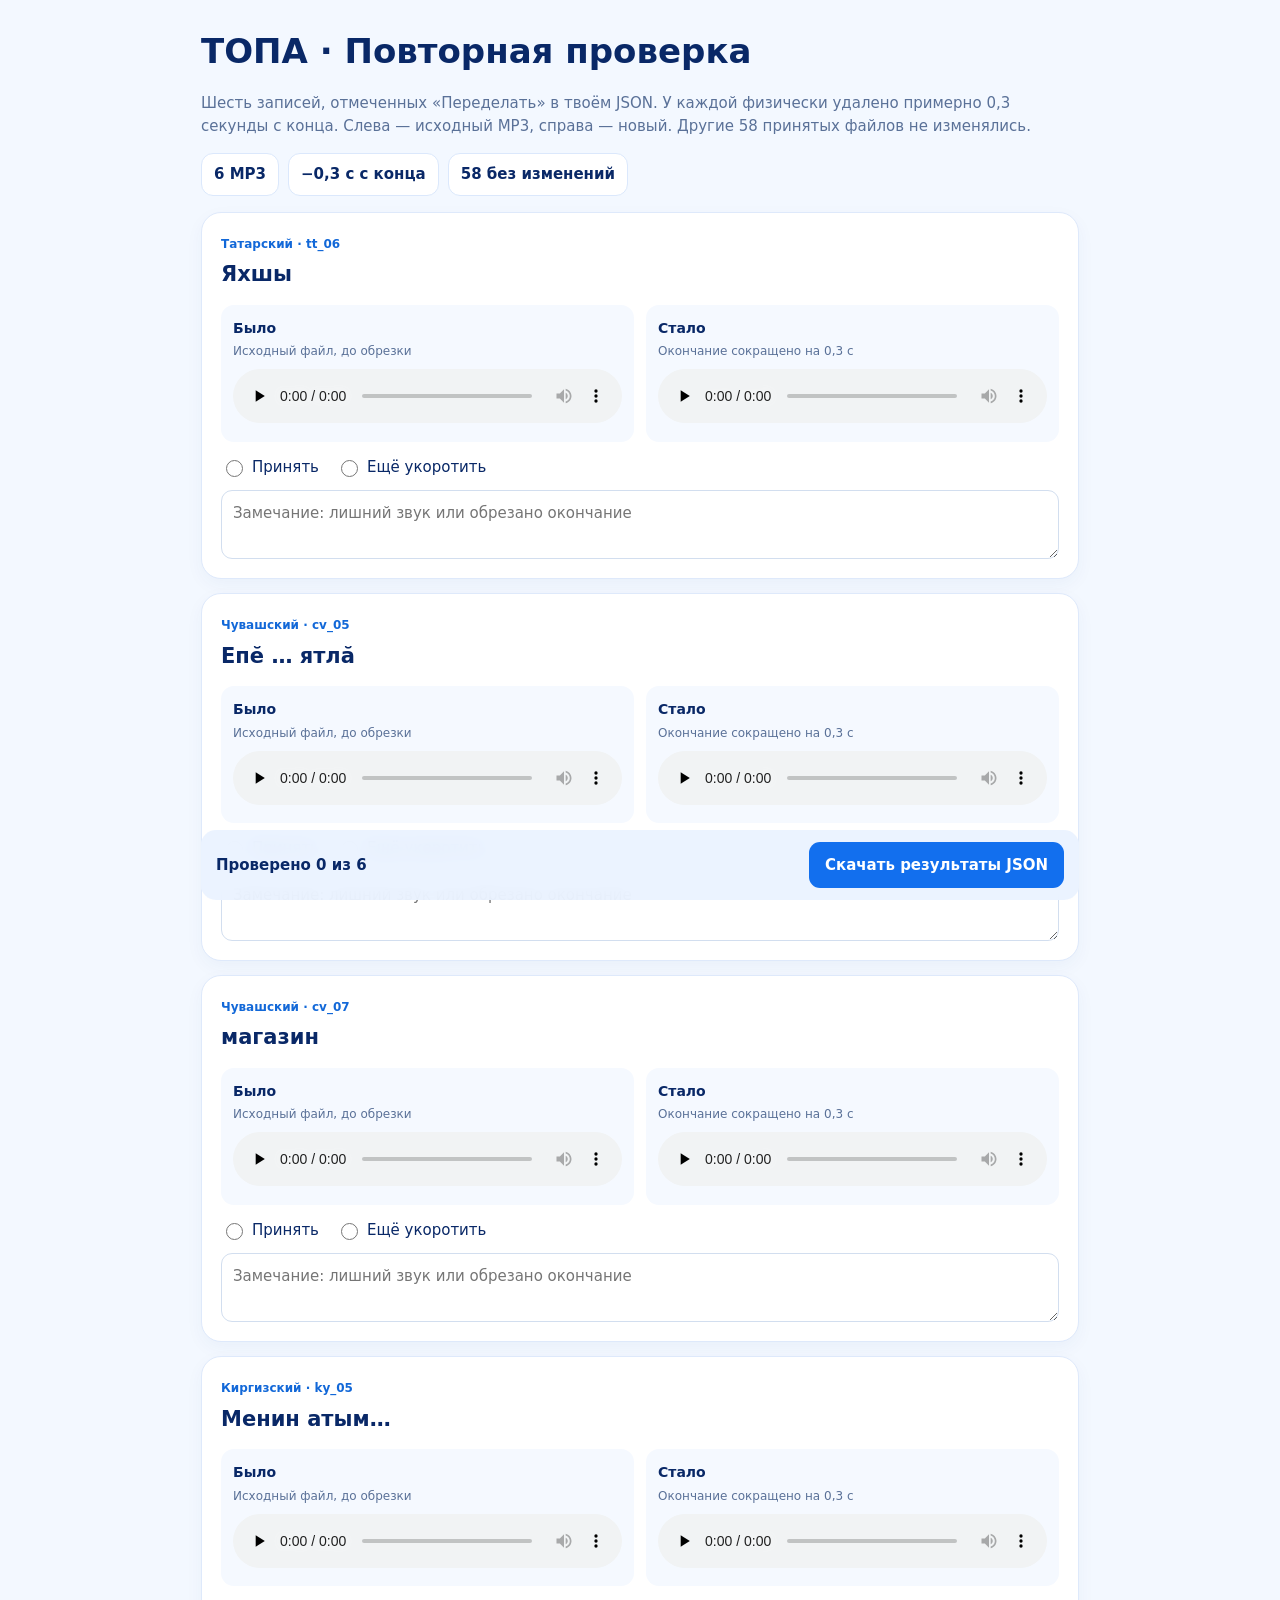
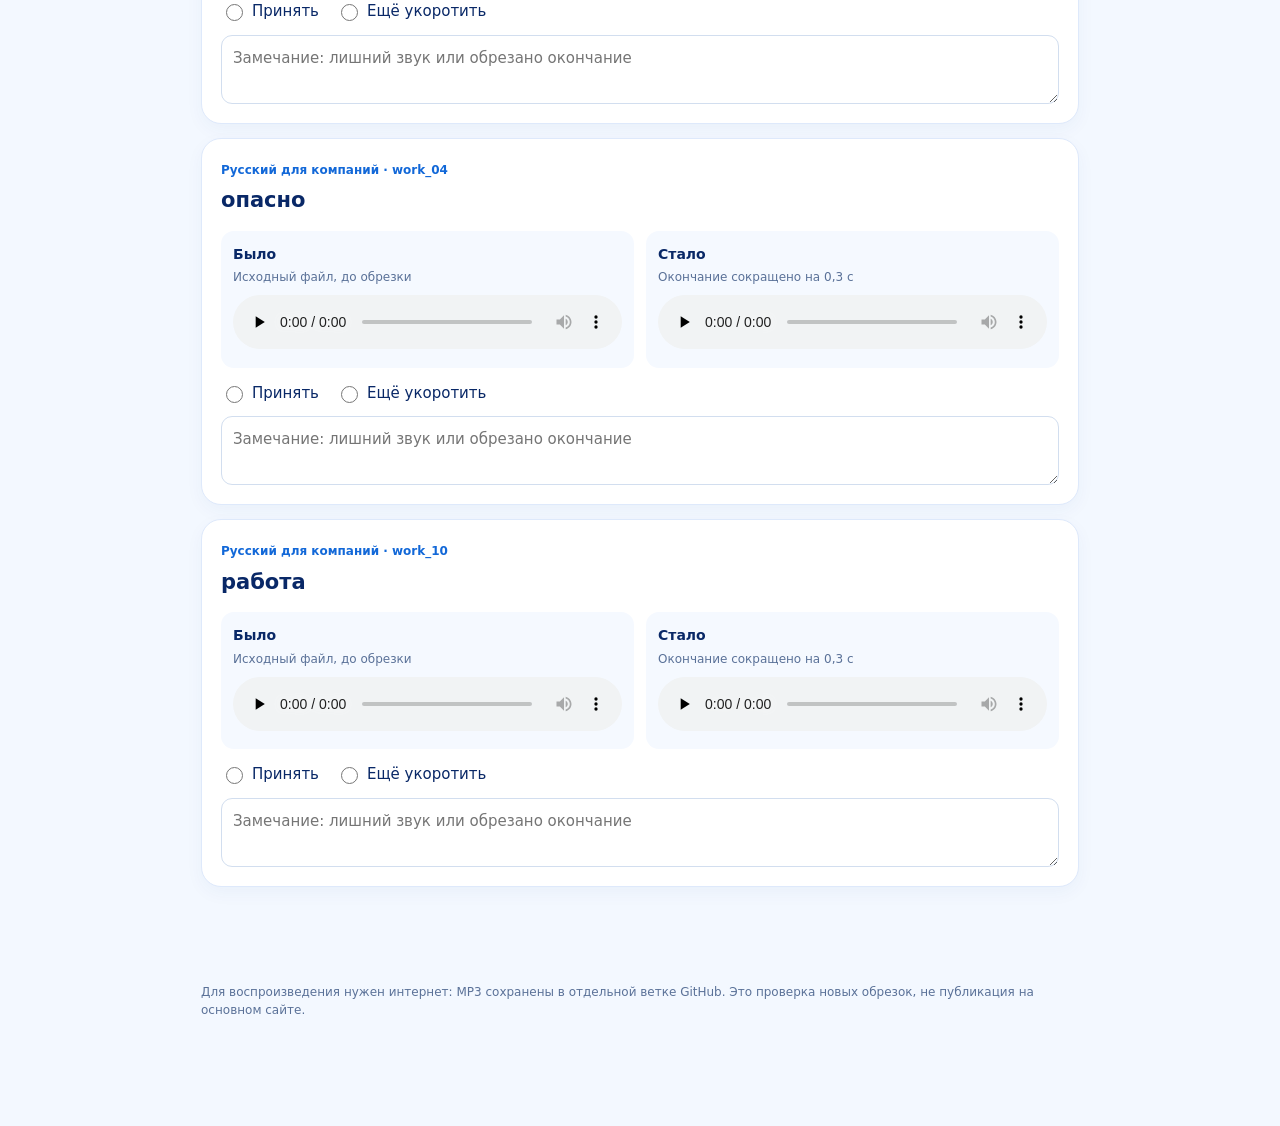
<file: flashcards-trim-review.html>
<!doctype html>
<html lang="ru"><head><meta charset="utf-8"><meta name="viewport" content="width=device-width,initial-scale=1">
<title>ТОПА — сравнение 6 исправленных окончаний</title><style>
*{box-sizing:border-box}body{margin:0;background:#f3f8ff;color:#092867;font:15px/1.5 system-ui,Arial,sans-serif}
main{max-width:910px;padding:26px 16px 95px;margin:auto}h1{font-size:clamp(24px,4vw,34px);margin:0 0 5px}
p{color:#5a7198}.stats{display:flex;flex-wrap:wrap;gap:9px;margin:16px 0}.stats span{background:#fff;border:1px solid #dbe8fc;border-radius:12px;padding:9px 12px;font-weight:700}
.card{background:#fff;border:1px solid #dee9fb;border-radius:20px;padding:19px;margin:14px 0;box-shadow:0 6px 18px #0c42820b}
.card h2{font-size:21px;margin:5px 0 14px}.tag{color:#1268d8;font-size:12px;font-weight:700}
.compare{display:grid;grid-template-columns:1fr 1fr;gap:12px}.track{background:#f5f9ff;border-radius:13px;padding:12px;min-width:0}
.track strong{font-size:14px}.track p{font-size:12px;margin:3px 0 9px}audio{width:100%}
.controls{display:flex;gap:17px;margin-top:14px;flex-wrap:wrap}label{display:flex;gap:6px;align-items:center;cursor:pointer}
input[type=radio]{accent-color:#126ef0;width:17px;height:17px}textarea{display:block;width:100%;min-height:51px;resize:vertical;padding:11px;margin-top:12px;border:1px solid #d2deef;border-radius:11px;font:inherit}
footer{position:sticky;bottom:0;background:#eaf3ffee;backdrop-filter:blur(10px);border-radius:15px;padding:12px 15px;display:flex;align-items:center;justify-content:space-between;gap:10px}
button{padding:12px 16px;background:#126fee;color:#fff;border:0;border-radius:11px;font:inherit;font-weight:700;cursor:pointer}
@media(max-width:600px){.compare{grid-template-columns:1fr}footer{flex-direction:column;align-items:stretch}}
</style></head><body><main>
<h1>ТОПА · Повторная проверка</h1>
<p>Шесть записей, отмеченных «Переделать» в твоём JSON. У каждой физически удалено примерно 0,3 секунды с конца. Слева — исходный MP3, справа — новый. Другие 58 принятых файлов не изменялись.</p>
<div class="stats"><span>6 MP3</span><span>−0,3 с с конца</span><span>58 без изменений</span></div>
<div id="items"></div>
<footer><strong id="counter">Проверено 0 из 6</strong><button id="export">Скачать результаты JSON</button></footer>
<p style="font-size:12px">Для воспроизведения нужен интернет: MP3 сохранены в отдельной ветке GitHub. Это проверка новых обрезок, не публикация на основном сайте.</p>
</main><script>
const DATA=[{"key":"tt_06","lang":"Татарский","word":"Яхшы","file":"tt_06.mp3","before":"https://raw.githubusercontent.com/andezitus/topa/flashcard-audio-demo-20261115/flashcard-assets/originals/tt_06.mp3?v=20261115","after":"https://raw.githubusercontent.com/andezitus/topa/flashcard-audio-demo-20261115/flashcard-assets/audio/tt_06.mp3?v=trim03"},{"key":"cv_05","lang":"Чувашский","word":"Епӗ … ятлӑ","file":"cv_05.mp3","before":"https://raw.githubusercontent.com/andezitus/topa/flashcard-audio-demo-20261115/flashcard-assets/originals/cv_05.mp3?v=20261115","after":"https://raw.githubusercontent.com/andezitus/topa/flashcard-audio-demo-20261115/flashcard-assets/audio/cv_05.mp3?v=trim03"},{"key":"cv_07","lang":"Чувашский","word":"магазин","file":"cv_07.mp3","before":"https://raw.githubusercontent.com/andezitus/topa/flashcard-audio-demo-20261115/flashcard-assets/originals/cv_07.mp3?v=20261115","after":"https://raw.githubusercontent.com/andezitus/topa/flashcard-audio-demo-20261115/flashcard-assets/audio/cv_07.mp3?v=trim03"},{"key":"ky_05","lang":"Киргизский","word":"Менин атым…","file":"ky_05.mp3","before":"https://raw.githubusercontent.com/andezitus/topa/flashcard-audio-demo-20261115/flashcard-assets/originals/ky_05.mp3?v=20261115","after":"https://raw.githubusercontent.com/andezitus/topa/flashcard-audio-demo-20261115/flashcard-assets/audio/ky_05.mp3?v=trim03"},{"key":"work_04","lang":"Русский для компаний","word":"опасно","file":"work_04.mp3","before":"https://raw.githubusercontent.com/andezitus/topa/flashcard-audio-demo-20261115/flashcard-assets/originals/work_04.mp3?v=20261115","after":"https://raw.githubusercontent.com/andezitus/topa/flashcard-audio-demo-20261115/flashcard-assets/audio/work_04.mp3?v=trim03"},{"key":"work_10","lang":"Русский для компаний","word":"работа","file":"work_10.mp3","before":"https://raw.githubusercontent.com/andezitus/topa/flashcard-audio-demo-20261115/flashcard-assets/originals/work_10.mp3?v=20261115","after":"https://raw.githubusercontent.com/andezitus/topa/flashcard-audio-demo-20261115/flashcard-assets/audio/work_10.mp3?v=trim03"}];
const STORE="topa_flashcard_trim_6_review_v1";let results={};try{results=JSON.parse(localStorage.getItem(STORE)||"{}")}catch{}
const escapeHtml=s=>String(s).replace(/[&<>"']/g,c=>({'&':'&amp;','<':'&lt;','>':'&gt;','"':'&quot;',"'":'&#39;'}[c]));
function save(){localStorage.setItem(STORE,JSON.stringify(results));count()}
function count(){document.getElementById("counter").textContent="Проверено "+DATA.filter(x=>results[x.key]?.status).length+" из 6"}
document.getElementById("items").innerHTML=DATA.map(x=>{
 const a=results[x.key]||{};
 return '<section class="card" data-key="'+escapeHtml(x.key)+'"><span class="tag">'+escapeHtml(x.lang)+' · '+escapeHtml(x.key)+'</span><h2>'+escapeHtml(x.word)+'</h2><div class="compare"><div class="track"><strong>Было</strong><p>Исходный файл, до обрезки</p><audio controls preload="none" src="'+escapeHtml(x.before)+'"></audio></div><div class="track"><strong>Стало</strong><p>Окончание сокращено на 0,3 с</p><audio controls preload="none" src="'+escapeHtml(x.after)+'"></audio></div></div><div class="controls"><label><input type="radio" name="'+escapeHtml(x.key)+'" value="good" '+(a.status==="good"?"checked":"")+'> Принять</label><label><input type="radio" name="'+escapeHtml(x.key)+'" value="bad" '+(a.status==="bad"?"checked":"")+'> Ещё укоротить</label></div><textarea placeholder="Замечание: лишний звук или обрезано окончание">'+escapeHtml(a.note||"")+'</textarea></section>';
}).join("");
document.querySelectorAll(".card").forEach(card=>{
 const key=card.dataset.key;
 card.querySelectorAll('input[type=radio]').forEach(input=>input.onchange=()=>{results[key]={...results[key],status:input.value};save()});
 card.querySelector("textarea").oninput=e=>{results[key]={...results[key],note:e.target.value};save()};
});
document.getElementById("export").onclick=()=>{
const payload={project:"ТОПА — шесть окончаний после удаления 0,3 с",entries:DATA.map(x=>({...x,review:results[x.key]||{status:"unchecked"}}))};
const url=URL.createObjectURL(new Blob([JSON.stringify(payload,null,2)],{type:"application/json"}));
const a=document.createElement("a");a.href=url;a.download="topa_flashcard_trim_6_feedback.json";a.click();setTimeout(()=>URL.revokeObjectURL(url),1000)
};count();
</script></body></html>
</file>
<file: lesson-chat.css>
.lesson-player.chat-mode {
  background:#fff; color:#20242c;
  border-color:#e8f0fa;
}
.chat-mode .lesson-player__header {
  flex:none; grid-template-columns:minmax(0,1fr) auto; gap:12px;
  padding:18px 24px 12px; background:#fff; border-color:#e8f0fa;
}
.chat-mode .lesson-player__meta strong {font-size:1.18rem; color:#20242c}
.chat-mode .lesson-player__meta span {font-size:.79rem; color:#60738e}
.chat-mode .lesson-progress {grid-column:1/-1; grid-row:2; gap:10px}
.chat-mode .lesson-progress__track {height:5px}
.chat-mode .lesson-player__body {
  padding:18px 24px; scrollbar-width:thin;
}
.chat-mode .lesson-player__footer {
  flex:none; position:static; display:grid; grid-template-columns:minmax(0,1fr) fit-content(65%); align-items:center;
  gap:10px; background:#fff; border-top:1px solid #e8f0fa; padding:12px 24px;
}
.chat-mode .lesson-feedback {margin:0; min-height:0; color:#60738e; font-size:.83rem; line-height:1.4}
.chat-mode .lesson-feedback.good {color:#08755f}
.chat-mode .lesson-feedback.bad {color:#ad2929}
.chat-mode .lesson-action {justify-self:end; width:max-content; max-width:100%; min-width:44px; min-height:44px; padding:10px 16px; border-radius:12px; background:#0066f5; font-size:.76rem; line-height:1.3}
.chat-mode .lesson-action:disabled {opacity:.45}
.chat-mode .story-feed {display:flex; flex-direction:column; gap:14px; margin-top:0; padding-bottom:2px}
.chat-line {display:flex; align-items:flex-end; gap:8px}
.chat-line--mine {justify-content:flex-end}
.chat-avatar {flex:none; display:grid; place-items:center; width:34px; height:34px; border-radius:50%; background:#edf5ff}
.chat-avatar img {width:100%; height:100%; object-fit:contain}
.chat-bubble {max-width:min(88%,calc(100% - 42px)); padding:10px 13px; border-radius:18px 18px 18px 4px; background:#edf5ff; overflow-wrap:anywhere}
.chat-line--mine .chat-bubble {border-radius:18px 18px 4px 18px; background:#0066f5; color:#fff}
.chat-line--mine .chat-bubble .speak-btn {background:#fff}
.chat-message {display:flex; gap:7px; align-items:center; font-weight:650; font-size:.98rem; line-height:1.36}
.chat-message .speak-btn {flex:none; width:28px; height:28px; margin:0}
.chat-message .speaker-icon {width:19px; height:19px}
.chat-translation {margin:4px 0 0; color:#526881; font-size:.81rem; line-height:1.4}
.chat-line--mine .chat-translation {color:#fff}
.chat-composer {margin-top:13px; border:1px solid #e8f0fa; border-radius:16px; padding:12px; background:#fbfdff}
.chat-composer .task-title,.chat-composer .story-question {font-size:1rem; margin:0 0 9px; letter-spacing:0}
.chat-composer .task-choice {padding:8px 10px; font-size:.87rem; min-height:36px}
.chat-composer .task-options {gap:6px}
.chat-composer .token-answer {min-height:44px; margin-top:0}
.chat-mode .story-task {margin:0; box-shadow:none; padding:12px}
.chat-mode .story-result,.chat-mode .lesson-complete {min-height:0; padding:18px}
@media(max-width:620px){
  .chat-mode .lesson-player__header,.chat-mode .lesson-player__body,.chat-mode .lesson-player__footer {padding-left:15px; padding-right:15px}
}
</file>
<file: flashcards.css>
/* TOPA · spaced word practice. Shared with the existing desktop and mobile app. */
.cards{grid-template-rows:auto auto auto 205px 205px}
.review-launch{display:flex;align-items:center;gap:12px;width:100%;padding:16px;border:1px solid #cbe2ff;border-radius:20px;background:linear-gradient(125deg,#edf7ff,#e0efff);color:#0872ed;text-align:left;transition:transform .18s,box-shadow .18s}
.review-launch:hover{transform:translateY(-2px);box-shadow:0 10px 22px #176cf116}.review-launch:focus-visible,.review-dialog button:focus-visible,.guide-review-add:focus-visible{outline:3px solid #5ba9ff;outline-offset:4px}.review-launch__icon{width:38px;height:38px;flex:none}.review-launch__icon svg{width:100%;height:100%}.review-launch__copy{flex:1;min-width:0}.review-launch strong{display:block;font-size:1rem}.review-launch small{display:block;margin-top:4px;color:#6382ac;font-size:.73rem;line-height:1.4}.review-launch__count{min-width:30px;height:30px;padding:0 7px;display:grid;place-items:center;flex:none;border-radius:10px;background:#fff;color:#0872ed;font-size:.8rem;font-weight:850}
.guide-word{display:flex;flex-direction:column;align-items:flex-start}.guide-review-add{margin-top:15px;padding:8px 11px;border:1px solid #cce1fa;border-radius:10px;background:#f0f7ff;color:#096cdf;font-size:.73rem;font-weight:750;text-align:left;line-height:1.4}.guide-review-add:hover{border-color:#6faeff;background:#e8f3ff}.guide-review-add:disabled{background:#eaf9f2;color:#188366;border-color:#bfe8d7;cursor:default}
.review-modal{z-index:25;padding:24px;backdrop-filter:none;-webkit-backdrop-filter:none}.review-dialog{width:min(1080px,100%);max-height:calc(100dvh - 48px);overflow:auto;overscroll-behavior:contain;border:1px solid #deebfb;border-radius:30px;background:#f8fbff;padding:28px 30px 24px;box-shadow:0 30px 95px #09245438;animation:none;transform:none}.review-header{display:flex;align-items:center;justify-content:space-between;gap:14px;margin-bottom:25px}.review-header__title{display:flex;align-items:center;gap:14px}.review-header__symbol{width:44px;height:44px;border-radius:14px;display:grid;place-items:center;background:#e6f2ff;color:#0878ff}.review-header__symbol svg{width:26px;height:26px}.review-header h2{margin:0;font-size:1.3rem;letter-spacing:-.025em}.review-header p{display:inline-flex;margin:8px 0 0;padding:5px 10px;border-radius:9px;background:#e1efff;color:#0865d6;font-size:.95rem;font-weight:800;line-height:1.25}.review-header .close{flex:none}.review-counters{display:flex;justify-content:space-between;align-items:center;gap:12px;margin-bottom:14px}.review-counter{display:flex;align-items:center;gap:9px;font-size:.8rem;font-weight:800;color:#cf3d50}.review-counter--known{color:#0b9b79}.review-counter b{min-width:32px;height:25px;padding:0 8px;border:1px solid currentColor;border-radius:99px;display:grid;place-items:center;font:inherit}.review-track{height:5px;border-radius:99px;overflow:hidden;background:#e4edf9;margin-bottom:18px}.review-track i{display:block;height:100%;background:#2585fb;border-radius:inherit;transition:width .25s}.review-card-shell{position:relative;height:clamp(280px,46dvh,460px)}.review-flip{width:100%;height:100%;padding:0;border:0;background:transparent;color:#09266e;display:block;border-radius:22px}.review-flip__inner{position:relative;display:block;width:100%;height:100%;transform:none}.review-face{position:absolute;inset:0;border:1px solid #d5e7fb;border-radius:22px;background:#e9f3ff;display:flex;flex-direction:column;align-items:center;justify-content:center;padding:68px 38px 45px}.review-face--back{background:#fff;border-color:#bed9fa}.review-face__label{color:#7890b6;font-size:.68rem;font-weight:850;text-transform:uppercase;letter-spacing:.12em;margin-bottom:18px}.review-face strong{font-size:clamp(1.8rem,4vw,3rem);font-weight:650;letter-spacing:-.035em;line-height:1.25;overflow-wrap:anywhere;max-width:100%;text-align:center}.review-card-tools{position:absolute;top:20px;left:22px;right:22px;display:flex;align-items:center;justify-content:flex-end;pointer-events:none}.review-card-tools button{pointer-events:auto}.review-audio{width:34px;height:34px;padding:6px;border:0;border-radius:10px;background:#ffffffa8;display:grid;place-items:center}.review-audio img{width:23px;height:23px;object-fit:contain}.review-bottom{display:grid;grid-template-columns:1fr auto 1fr;gap:14px;align-items:center;margin-top:21px}.review-position{display:inline-flex;justify-self:start;align-items:center;gap:7px;flex-wrap:wrap;padding:9px 12px;border-radius:12px;border:1px solid #cce1fa;background:#eaf3ff;font-size:.88rem;font-family:inherit;font-variant-numeric:tabular-nums;color:#125eae;font-weight:750;line-height:1.25}.review-ratings{display:flex;align-items:center;gap:20px}.review-rate{display:flex;align-items:center;justify-content:center;gap:9px;border-radius:15px;padding:12px 18px;border:1px solid transparent;font-size:.8rem;font-weight:800;transition:transform .18s,background .18s}.review-rate svg{width:22px;height:22px;stroke:currentColor;fill:none;stroke-width:2.6;stroke-linecap:round;stroke-linejoin:round}.review-rate--learning{background:#fff0f2;color:#cf3d50;border-color:#ffd0d8}.review-rate--known{background:#e3f8f0;color:#099b77;border-color:#c2ecdd}.review-rate:hover:not(:disabled){transform:translateY(-2px)}.review-rate:disabled{opacity:.4;cursor:not-allowed}.review-undo{justify-self:end;display:flex;align-items:center;gap:6px;border:0;background:transparent;color:#7290b6;font-size:.72rem;padding:10px 0 10px 10px}.review-undo svg{width:18px;height:18px;stroke:currentColor;stroke-width:1.8;fill:none}.review-undo:disabled{opacity:.35;cursor:default}.review-empty{padding:45px 20px;text-align:center}.review-empty__icon{width:76px;height:76px;border-radius:24px;display:grid;place-items:center;margin:0 auto 23px;color:#1681f8;background:#e5f1ff}.review-empty__icon svg{width:38px;height:38px;fill:none;stroke:currentColor;stroke-width:1.8;stroke-linecap:round;stroke-linejoin:round}.review-empty h3{font-size:1.65rem;letter-spacing:-.03em;margin:0 0 13px}.review-empty p{max-width:430px;color:#7488ab;line-height:1.65;margin:0 auto 24px;font-size:.92rem}.review-empty .primary{margin-top:2px}.review-summary{display:flex;justify-content:center;gap:12px;margin:24px 0}.review-summary span{display:flex;flex-direction:column;gap:8px;min-width:120px;padding:20px 16px;border:1px solid #dfeaf7;background:#fff;border-radius:18px;font-size:.75rem;color:#7b91b1}.review-summary strong{font-size:1.6rem;color:#0878ff}.review-summary span:last-child strong{color:#0b9b79}.review-empty__actions{display:flex;flex-wrap:wrap;justify-content:center;gap:12px}.review-empty__actions .secondary{font-size:.76rem}.review-dialog [hidden]{display:none!important}
@media(min-width:861px) and (max-width:1150px){.review-launch{padding:12px 9px;gap:7px}.review-launch__icon{width:28px;height:28px}.review-launch strong{font-size:.9rem}.review-launch small{font-size:.65rem}.review-launch__count{min-width:26px;height:26px}}
@media(max-width:860px){.cards{grid-template-rows:auto}.review-launch{grid-column:1/-1;min-height:76px}.review-modal{padding:16px}.review-dialog{max-height:calc(100dvh - 32px);padding:22px;border-radius:25px}}
@media(max-width:560px){.review-modal{padding:10px}.review-dialog{padding:20px 16px;max-height:calc(100dvh - 20px);border-radius:24px}.review-header{margin-bottom:23px}.review-header__title{gap:10px}.review-header__symbol{width:36px;height:36px;border-radius:12px}.review-header h2{font-size:1.1rem}.review-header p{font-size:.88rem;padding:5px 9px}.review-counters{gap:8px}.review-counter{font-size:.71rem;gap:7px}.review-card-shell{height:clamp(250px,43dvh,420px)}.review-card-tools{top:14px;left:12px;right:12px}.review-face{padding:62px 20px 50px}.review-face strong{font-size:clamp(1.7rem,7vw,2.4rem)}.review-bottom{grid-template-columns:1fr auto;gap:18px 8px;margin-top:18px}.review-ratings{grid-row:1;grid-column:1/-1;gap:12px;width:100%}.review-rate{flex:1;padding:13px 8px;font-size:.76rem}.review-position{font-size:.85rem;padding:9px 11px}.review-undo{font-size:.69rem}.review-empty{padding:30px 10px}.review-empty h3{font-size:1.35rem}.review-empty p{font-size:.82rem}.review-summary span{min-width:105px;padding:15px}.guide-review-add{font-size:.68rem}}


/* Faces use normal DOM visibility, not 3D compositing, to keep mobile text sharp. */

.review-face--front{padding-bottom:76px}
.review-face__hint{position:absolute;left:18px;right:18px;bottom:22px;color:#647fa5;font-size:.84rem;line-height:1.35;font-weight:600;letter-spacing:normal;text-align:center}
@media(max-width:560px){.review-face--front{padding-bottom:72px}.review-face__hint{font-size:.74rem;bottom:20px}}

/* Each word and its reading share a column, including after wrapping. */
.review-face .review-words{
  display:flex;flex-wrap:wrap;align-items:flex-start;justify-content:center;
  column-gap:.34em;row-gap:.55em;max-width:100%;
}
.review-word{
  display:inline-flex;flex-direction:column;align-items:center;gap:.2em;min-width:0;max-width:100%;
}
.review-word__text{display:block;white-space:nowrap;letter-spacing:-.035em}
.review-word__reading{
  display:block;color:#667da1;font-size:max(.875rem,.48em);font-weight:400;line-height:1.35;
  white-space:nowrap;letter-spacing:0;text-align:center;
}

.guide-word .guide-words{display:flex;flex-wrap:wrap;gap:6px 10px;align-items:baseline;max-width:100%}
.guide-word .guide-word-text{margin:0;color:inherit;font-size:inherit}
.guide-word .guide-word-reading{margin:0;color:#667da1;font-size:.875rem;font-weight:400;white-space:normal}

.review-face--illustrated{
  gap:clamp(9px,2dvh,18px);
  padding:20px 54px 54px;
}
.review-illustration{
  display:block;
  flex:0 1 auto;
  width:min(100%,300px);
  height:clamp(96px,28dvh,260px);
  min-height:0;
  object-fit:contain;
  pointer-events:none;
}
.review-face--illustrated .review-words{flex:none;row-gap:.24em}

@media(max-width:560px){
  .review-face--illustrated{padding:16px 36px 46px}
  .review-face--illustrated strong{font-size:clamp(1.25rem,6.5vw,2rem)}
  .review-illustration{height:clamp(90px,24dvh,200px)}
}

.review-header__actions {
  display:flex;
  align-items:center;
  flex:none;
  gap:8px;
}
.review-settings-button.review-position {
  justify-content:center;
  width:42px;
  height:42px;
  padding:0;
  cursor:pointer;
}
.review-settings-button:hover { background:#dcecff; }
.review-settings-button svg { width:21px; height:21px; }
.review-settings {
  box-sizing:border-box;
  width:min(440px, calc(100% - 28px));
  max-height:calc(100dvh - 28px);
  margin:auto;
  padding:24px;
  overflow:auto;
  border:1px solid #d8e8fa;
  border-radius:24px;
  background:#f8fbff;
  color:#15346a;
  box-shadow:0 20px 65px #09245440;
}
/* The settings dialog provides the only overlay while it is open. */
body:has(.review-settings[open]) .review-modal { background:transparent; }
.review-settings::backdrop {
  background:var(--modal-shade);
  backdrop-filter:var(--modal-backdrop-filter);
}
.review-settings__head h2 { margin:0; font-size:1.25rem; }
.review-settings__head p {
  margin:8px 0 18px;
  color:#526b91;
  font-size:.9375rem;
  line-height:1.45;
}
.review-settings__options {
  border:1px solid #d8e8fa;
  border-radius:16px;
  background:#fff;
}
.review-settings__row {
  display:grid;
  grid-template-columns:minmax(0,1fr) auto;
  align-items:center;
  gap:12px;
  padding:13px 14px;
  cursor:pointer;
}
.review-settings__row + .review-settings__row { border-top:1px solid #e3ecf8; }
.review-settings__row strong,
.review-settings__row small { display:block; }
.review-settings__row strong { font-size:1rem; }
.review-settings__row small {
  margin-top:3px;
  font-size:.875rem;
  line-height:1.35;
  color:#526b91;
}
.review-settings__row input {
  appearance:none;
  position:relative;
  width:44px;
  height:26px;
  margin:0;
  border:0;
  border-radius:20px;
  background:#7b899d;
  cursor:pointer;
}
.review-settings__row input:checked { background:#176cf1; }
.review-settings__row input::before {
  content:"";
  position:absolute;
  top:3px;
  left:3px;
  width:20px;
  height:20px;
  border-radius:50%;
  background:white;
}
.review-settings__row input:checked::before { transform:translateX(18px); }
.review-settings__actions {
  display:grid;
  grid-template-columns:1fr 1fr;
  gap:10px;
  margin-top:18px;
}
.review-settings__actions button {
  min-height:44px;
  padding:8px;
  border:1px solid transparent;
  border-radius:12px;
  font:inherit;
  font-weight:750;
  cursor:pointer;
}
.review-settings__actions .review-settings__apply { background:#176cf1; color:#fff; }
.review-settings__actions .review-settings__cancel {
  border-color:#b3becd;
  background:#f8fafc;
  color:#46556a;
}
.review-settings :is(button,input):focus-visible { outline:3px solid #5ba9ff; outline-offset:3px; }
@media(max-width:560px) {
  .review-header__actions { gap:5px; }
  .review-settings-button.review-position { width:38px; height:38px; }
  .review-settings { padding:18px; }
  .review-settings__row { padding:11px; }
}
</file>
<file: mobile-layout.css>
/* Shared learning layout, responsive statistics and profile. */
.trail{background-image:url('learning-landscape.svg?v=2');background-size:100% 100%;background-position:center top;background-repeat:no-repeat}
.path-line{stroke:#d9e9fa;stroke-width:25}.path-progress{stroke:#79b7f8;stroke-width:5;stroke-dasharray:3 21}
.trail-mascot{top:77%;right:0}
.course-head__language{margin:0 0 6px;font-size:.8rem;line-height:1.2;font-weight:800;color:#fff}
.course-head .eyebrow{margin-top:0;font-size:.68rem}
#guideLanguage{display:inline-flex;margin-top:9px;padding:7px 12px;border-radius:10px;background:#e2f0ff;color:#0b67dc;font-size:.95rem;font-weight:800}
.rail .cards{grid-template-rows:none}
#wordCard{position:relative;inset:auto;width:100%;display:grid;grid-template-columns:48px minmax(0,1fr);align-items:center;gap:3px 14px;padding:20px;text-align:left;z-index:auto;backdrop-filter:none}
#wordCard .word-card__badge{grid-row:1/4;width:48px;height:48px;margin:0;font-size:1.25rem}
#wordCard small{font-size:.64rem}
#wordCard strong{margin:0;font-size:1.04rem;overflow-wrap:anywhere}
#wordCard>span{margin:0;font-size:.78rem}
.streak-card [hidden]{display:none!important}
.streak-card__status svg{display:block;width:100%;height:auto;overflow:visible}
.streak-start{position:absolute;z-index:3;inset:18px 12px auto;margin:0 auto;max-width:220px;text-align:center;font-size:1.12rem;line-height:1.3;font-weight:850;color:#064aa1}
/* The original status artwork and mascot stay intact; only its numeral is live text. */
.streak-card__mascot{width:clamp(130px,55%,180px)}
.guide-select-all{display:flex;align-items:center;gap:9px;width:max-content;margin:0 0 16px;color:#176bd4;font-size:.84rem;font-weight:750;cursor:pointer}
.guide-select-all input{appearance:auto;width:19px;height:19px;margin:0;accent-color:#1680f6;cursor:pointer}
.guide-select-all input:focus-visible{outline:3px solid #91c5ff;outline-offset:3px}
.guide-select-all:has(input:disabled){color:#5487ad;cursor:default}
.guide-select-all input:disabled{cursor:default}
/* Compact repeat control occupies the former word-of-the-day position. */
.trail-review-slot{position:absolute;left:0;top:26px;width:132px;z-index:3}
.trail-review-slot .review-launch,.mobile-review-slot .review-launch{width:132px;min-height:154px;display:flex;flex-direction:column;align-items:center;justify-content:flex-start;gap:0;padding:14px 10px 13px;border:1px solid #cfe2fb;border-radius:23px;background:linear-gradient(150deg,#fff,#f8fcff);color:#0b206d;text-align:center;box-shadow:0 9px 24px #2566ba0b;position:relative}
.trail-review-slot .review-launch:hover,.mobile-review-slot .review-launch:hover{transform:none;box-shadow:0 9px 24px #2566ba0b}
.trail-review-slot .review-launch__icon,.mobile-review-slot .review-launch__icon{width:48px;height:48px;border-radius:15px;background:linear-gradient(145deg,#38b5ff,#0875f6);color:#fff;display:grid;place-items:center;transform:rotate(-6deg);box-shadow:0 8px 16px #1676ef21}
.trail-review-slot .review-launch__icon svg,.mobile-review-slot .review-launch__icon svg{width:32px;height:32px;transform:rotate(6deg)}
.trail-review-slot .review-launch__icon svg rect,.mobile-review-slot .review-launch__icon svg rect{fill:#fff}
.trail-review-slot .review-launch__icon svg path,.mobile-review-slot .review-launch__icon svg path{stroke:#1686f7}
.trail-review-slot .review-launch__copy,.mobile-review-slot .review-launch__copy{flex:none;min-width:0;width:100%;margin-top:17px}
.trail-review-slot .review-launch strong,.mobile-review-slot .review-launch strong{font-size:1rem;font-weight:850;color:#081a68}
.trail-review-slot .review-launch small,.mobile-review-slot .review-launch small{font-size:.68rem;line-height:1.35;margin-top:5px;color:#6f88b2;font-weight:450}
.trail-review-slot .review-launch__count,.mobile-review-slot .review-launch__count{position:absolute;top:10px;right:8px;min-width:22px;height:22px;padding:0 5px;border-radius:8px;background:#e8f3ff;color:#0872ed;font-size:.65rem;border:1px solid #d2e6ff}
.mobile-review-slot,.mobile-nav-statistics{display:none}
.mobile-page.hidden{display:none}.mobile-page{display:none}
.profile-view{display:block}
.mobile-page__header{padding:8px 2px 22px}
.mobile-page__header h1{margin:0 0 9px;font-size:1.6rem;letter-spacing:-.035em;color:#081a68}
.mobile-page__header p{margin:0;color:#7388ac;font-size:.88rem;line-height:1.5}
.mobile-page__language{display:inline-flex;align-items:center;margin-top:12px;padding:6px 11px;border-radius:10px;background:#e4f0ff;color:#1669cd;font-size:.8rem;font-weight:750}
.profile-cards{max-width:640px}
.profile-cards .account-card{height:auto;min-height:232px;padding:24px;gap:22px}
.profile-cards .account-card .card__title{margin-bottom:0}
.profile-cards .account-card .account{gap:16px}
.profile-cards .account-btn{margin-top:0;min-height:48px}
@media(min-width:861px){
  .app:has(#profileView:not(.hidden)){grid-template-columns:20vw 50vw}
  .app:has(#profileView:not(.hidden))>.rail{display:none}
  .app:has(#profileView:not(.hidden))>.main{padding:32px}
  #profileView{max-width:760px;margin:0 auto}
}
@media(max-width:860px){
  .nav{grid-template-columns:repeat(4,minmax(0,1fr));gap:2px}
  .nav .mobile-nav-statistics{display:grid}
  .nav__item{min-width:0;font-size:.63rem;padding:8px 2px;gap:4px}
  .nav__item span{white-space:nowrap}
  .rail{display:none}
  .mobile-page{display:block}
  .mobile-review-slot{display:block;position:relative;z-index:3;height:0}
  .mobile-review-slot .review-launch{position:absolute;top:17px;left:0}
  .trail-review-slot{display:none}
  .trail-mascot{top:77%;right:-8px;width:150px}
  .app:has(#statisticsView:not(.hidden)){min-height:calc(100dvh - 78px)}
  .statistics-view:not(.hidden){display:flex;flex-direction:column;height:calc(100dvh - 106px);min-height:0}
  .statistics-view .mobile-page__header{flex:none;display:flex;align-items:center;justify-content:space-between;gap:12px;padding:0 0 16px}
  .statistics-view .mobile-page__header h1{margin:0;font-size:1.4rem}
  .statistics-view .mobile-page__header p{display:none}
  .statistics-view .mobile-page__language{margin:0;font-size:.7rem;padding:6px 9px}
  .statistics-cards{flex:1;min-height:0;max-height:640px;display:grid;grid-template-columns:minmax(0,1fr) minmax(0,1fr);grid-template-rows:minmax(100px,1.1fr) minmax(86px,.8fr) minmax(112px,1fr);gap:12px}
  .statistics-cards .card{min-width:0;min-height:0;padding:15px;border-radius:20px}
  .statistics-cards .streak-card{grid-column:1/-1;padding:0;height:auto}
  .statistics-cards .streak-card__mascot{width:190px;height:auto;max-height:69%;max-width:70%;object-fit:contain;object-position:bottom}
  .statistics-cards .streak-card__status{top:0;width:104px;max-height:54%;overflow:visible}
  .statistics-cards .streak-start{top:14px;font-size:1.12rem;max-width:100%}
  .statistics-cards #goalCard{grid-column:1/-1;display:flex;flex-direction:column;justify-content:center}
  .statistics-cards .card__title{margin-bottom:12px;gap:8px}
  .statistics-cards .card__title h2{font-size:.98rem}
  .statistics-cards .card__title>span{display:none}
  .statistics-cards .goal{gap:14px}
  .statistics-cards .goal__icon,.statistics-cards .goal__icon img{width:40px;height:40px}
  .statistics-cards .goal__top{font-size:.82rem;margin-bottom:5px}
  .statistics-cards .goal__count{font-size:.7rem;margin-top:3px}
  .statistics-cards #wordCard{display:flex;flex-direction:column;justify-content:center;gap:7px;padding:14px;text-align:center}
  .statistics-cards #wordCard .word-card__badge{width:clamp(42px,7dvh,64px);height:clamp(42px,7dvh,64px);margin:0 0 5px;font-size:clamp(1.3rem,3dvh,1.8rem);border-radius:17px;box-shadow:0 6px 12px #137cf222}
  .statistics-cards #wordCard small{font-size:.72rem}
  .statistics-cards #wordCard strong{font-size:clamp(1.15rem,4.8vw,1.55rem);line-height:1.2}
  .statistics-cards #wordCard>span{font-size:.94rem}
  .statistics-cards #progressCard{display:flex;flex-direction:column;justify-content:center;align-items:center;text-align:center}
  .statistics-cards #progressCard .card__title{margin:0 0 12px}
  .statistics-cards #progressCard .card__title h2{font-size:1.06rem}
  .statistics-cards .progress-wrap{display:flex;flex-direction:column;align-items:center;gap:11px}
  .statistics-cards .ring{width:clamp(56px,10dvh,90px);height:clamp(56px,10dvh,90px)}
  .statistics-cards .ring:before{inset:10px}
  .statistics-cards .ring strong{font-size:1.3rem}
  .statistics-cards .progress-copy{line-height:1.3}
  .statistics-cards .progress-copy strong{font-size:.9rem}
  .statistics-cards .progress-copy>span{display:none}
}
@media(max-width:360px){
  .nav__item{font-size:.59rem}
  .lesson--2 .lesson__text{right:calc(100% + 8px);width:64px;max-width:64px}
  .lesson--2 .lesson__text span{max-width:64px}
  .mobile-review-slot .review-launch{width:120px;min-height:148px;padding-left:8px;padding-right:8px}
  .mobile-review-slot .review-launch strong{font-size:.95rem}
  .mobile-review-slot .review-launch small{font-size:.65rem}
  .statistics-cards{gap:9px}
  .statistics-cards .card{padding:12px}
  .statistics-view .mobile-page__header h1{font-size:1.25rem}
  .statistics-view .mobile-page__language{font-size:.65rem}
}
@media(max-width:860px) and (max-height:620px){
  .statistics-cards{gap:8px}
  .statistics-cards #goalCard .card__title{margin-bottom:7px}
  .statistics-cards #progressCard .card__title{margin-bottom:6px}
  .statistics-cards .progress-wrap{gap:5px}
  .statistics-cards .streak-start{top:8px;font-size:1rem}
  .statistics-cards .streak-card__status{width:92px;top:-8px}
  .statistics-cards #wordCard{gap:3px;padding:11px}
  .statistics-cards #wordCard .word-card__badge{width:36px;height:36px;font-size:1.2rem;border-radius:12px;margin-bottom:3px}
  .statistics-cards #wordCard strong{font-size:1.1rem}
  .statistics-cards #wordCard small{font-size:.63rem}
  .statistics-cards #wordCard>span{font-size:.82rem}
  .statistics-cards #progressCard .card__title h2{font-size:.92rem}
  .statistics-cards .ring{width:56px;height:56px}
  .statistics-cards .ring:before{inset:7px}
  .statistics-cards .ring strong{font-size:1.05rem}
  .statistics-cards .progress-copy strong{font-size:.8rem}
}
@media(max-width:860px) and (max-height:500px){
  .statistics-cards{max-height:none;grid-template-rows:minmax(85px,1fr) minmax(85px,1fr)}
  .statistics-cards .streak-card,.statistics-cards #goalCard{grid-column:auto}
  .statistics-cards .streak-card__mascot{left:75%;width:150px;height:auto;max-height:88%;max-width:45%}
  .statistics-cards .streak-card__status{left:25%;top:-15px;width:110px;max-height:100%}
  .statistics-cards .streak-start{right:46%;top:25%;font-size:.88rem}
  .statistics-cards #progressCard{align-items:stretch}
  .statistics-cards .progress-wrap{flex-direction:row;justify-content:center}
  .statistics-cards #wordCard{display:grid;grid-template-columns:48px 1fr;text-align:left;gap:2px 12px}
  .statistics-cards #wordCard .word-card__badge{width:44px;height:44px;font-size:1.4rem}
  .statistics-cards #wordCard .word-card__badge{grid-row:1/4}
}
/* Glossary actions remain visible while studied words scroll. */
.guide-dialog{display:flex;flex-direction:column;overflow:hidden}
.guide-dialog__header{flex:none}
.guide-dialog__body{flex:1;min-height:0;overflow-y:auto;overscroll-behavior:contain;scrollbar-color:#a9c9ec transparent;scrollbar-width:thin}
.guide-dialog__footer{flex:none;padding:17px 26px 21px;background:#fff;border-top:1px solid #e2edf8}
.guide-dialog__footer .primary{display:block;width:100%;min-height:48px;font-size:.88rem}
@media(max-width:620px){.guide-dialog__footer{padding:14px 18px 18px}.guide-dialog__footer .primary{font-size:.82rem;padding:15px 16px}}
</file>
<file: courses.css>
/* The course catalogue shares the lesson state; source language is a separate preference. */
#languagesView{width:100%;max-width:760px;margin:0 auto;padding:12px 8px 32px}
#languagesView [hidden]{display:none!important}
#languagesView .languages-head{display:flex;justify-content:space-between;align-items:flex-start;gap:24px;margin-bottom:30px}
#languagesView h1{max-width:370px;margin:0;font-size:1.55rem;line-height:1.35;font-weight:800;letter-spacing:-.025em}
.course-source{flex:none;display:flex;flex-direction:column;align-items:flex-end;gap:5px;padding-top:2px}
.course-source label{font-size:.67rem;line-height:1.4;font-weight:800;text-transform:uppercase;letter-spacing:.09em;color:var(--muted)}
.course-source__select{position:relative}
.course-source select{display:block;appearance:none;-webkit-appearance:none;max-width:100%;padding:5px 28px 5px 8px;border:0;border-radius:8px;background:transparent;color:#126be2;font-size:.96rem;font-weight:750;cursor:pointer}
.course-source select:hover{background:#e7f2ff}
.course-source select:focus-visible{outline:3px solid #91c5ff;outline-offset:3px}
.course-source__select svg{position:absolute;right:4px;top:50%;width:17px;height:17px;transform:translateY(-50%);fill:none;stroke:#5687be;stroke-width:2.5;stroke-linecap:round;stroke-linejoin:round;pointer-events:none}
#languagesView .language-grid{display:grid;grid-template-columns:1fr;gap:16px}
#languagesView .language-card,.course-placeholder{position:relative;display:flex;align-items:center;gap:28px;width:100%;height:136px;padding:24px 32px;border:2px solid #d7e7f8;border-bottom-width:5px;border-radius:23px;background:linear-gradient(135deg,#fff,#f9fcff);color:var(--navy);text-align:left;box-shadow:0 6px 18px rgba(23,88,160,.035)}
#languagesView .language-card:before{display:none}
#languagesView .language-card:hover{transform:translateY(-2px);border-color:#a8d1ff;background:#f3f9ff;box-shadow:0 9px 24px rgba(23,88,160,.08)}
#languagesView .language-card.active{border-color:#2388f6;background:linear-gradient(135deg,#eef7ff,#f9fcff);box-shadow:none}
#languagesView .language-card strong,.course-placeholder strong{font-size:1.3rem;line-height:1.25;font-weight:800}
.course-flag{display:block;position:relative;flex:none;width:78px;height:52px;border:4px solid #fff;border-radius:17px;background-color:#fff;background-position:center;background-repeat:no-repeat;background-size:cover;box-shadow:0 0 0 1px rgba(36,77,134,.12),0 5px 12px rgba(23,88,160,.08);overflow:hidden}
.course-flag.flag--tatar{background:#fff url('flag-tatar.svg?v=2') center/100% 100% no-repeat}
.course-flag.flag--chuvash{background:#fff url('flag-chuvash-course.svg') center/100% auto no-repeat}
.course-flag.flag--kyrgyz{background:#fff url('flag-kyrgyz-course.svg') center/100% auto no-repeat}
.course-flag.flag--russian{background:#fff url('flag-russian.svg?v=2') center/100% 100% no-repeat}
.course-selected{display:none;place-items:center;width:29px;height:29px;flex:none;margin-left:auto;background:#2388f6;color:#fff;border-radius:9px;font-size:1.1rem;font-weight:900}
#languagesView .active .course-selected{display:grid}
.course-soon{margin-left:auto;padding:7px 11px;border-radius:10px;background:#eaf3fe;color:#6688b6;font-size:.74rem;font-weight:800}
@media(min-width:861px){
  .app:has(#languagesView:not(.hidden)){grid-template-columns:20vw 50vw}
  .app:has(#languagesView:not(.hidden))>.rail{display:none}
  .app:has(#languagesView:not(.hidden))>.main{padding:32px 32px}
}
@media(max-width:1100px) and (min-width:861px){
  #languagesView .languages-head{gap:16px}
  #languagesView h1{font-size:1.3rem}
  .course-source select{font-size:.87rem}
}
@media(max-width:860px){
  #languagesView{padding:4px 0 28px}
  #languagesView .languages-head{gap:14px;margin-bottom:24px}
  #languagesView h1{font-size:1.25rem;max-width:370px}
  #languagesView .language-card,.course-placeholder{height:128px;padding:22px 24px;gap:22px;border-radius:21px}
  #languagesView .language-card strong,.course-placeholder strong{font-size:1.2rem}
}
@media(max-width:480px){
  #languagesView .languages-head{flex-wrap:wrap;gap:20px}
  .course-source{width:100%;order:-1;flex-direction:row;justify-content:flex-end;align-items:center;gap:4px}
  #languagesView h1{font-size:1.45rem;max-width:100%}
  #languagesView .language-card,.course-placeholder{height:124px;padding:20px;gap:20px}
  .course-flag{width:70px;height:47px;border-radius:15px}
}
@media(prefers-reduced-motion:reduce){#languagesView .language-card{transition:none}}
@media(max-width:360px){
  #languagesView .language-card,.course-placeholder{padding:18px 16px;gap:14px;height:116px}
  #languagesView .language-card strong,.course-placeholder strong{font-size:1.06rem}
  .course-flag{width:60px;height:41px;border-radius:14px}
  .course-selected{width:25px;height:25px;font-size:1rem}
  .course-soon{padding:6px 8px;font-size:.68rem}
}
</file>
<file: intro-lesson.css>
/* Five stops share the exact coordinates of the SVG road. Internal lesson IDs
   stay stable so existing local progress and flashcard history are preserved. */
.trail{--path-inset-x:50px;--path-bottom:35px;--tile-size:clamp(72px,5vw,86px);min-height:max(940px,calc(100vh - 162px))}
.trail .path-svg{inset:18px var(--path-inset-x) var(--path-bottom);width:calc(100% - 2 * var(--path-inset-x));height:calc(100% - 18px - var(--path-bottom))}
.trail .lesson{left:calc(var(--path-inset-x) + (100% - 2 * var(--path-inset-x)) * var(--node-x) - var(--tile-size) / 2);top:calc(18px + (100% - 18px - var(--path-bottom)) * var(--node-y) - var(--tile-size) / 2);right:auto}
.trail .lesson--intro{--node-x:.625;--node-y:.079545455}
.trail .lesson--1{--node-x:.339285714;--node-y:.289772727}
.trail .lesson--2{--node-x:.651785714;--node-y:.477272727}
.trail .lesson--3{--node-x:.375;--node-y:.681818182}
.trail .lesson--4{--node-x:.625;--node-y:.880681818}
.trail .lesson__button{width:var(--tile-size);height:var(--tile-size)}
.trail .lesson--intro .lesson__button{background:linear-gradient(145deg,#2da7ff,#0870ed);color:#fff;box-shadow:0 14px 29px #156fe742,inset 0 -5px 0 #003fb71f}
.trail .lesson__button.locked{background:#dbe6f3;color:#8298bc;box-shadow:0 10px 22px #41669426}
.trail .lesson__text{left:calc(100% + 10px);right:auto;width:86px;max-width:86px;text-align:left}
.trail .lesson__text span{white-space:normal;max-width:86px}
.trail .lesson--1 .lesson__text{left:auto;right:calc(100% + 10px);text-align:right}
.picture-choices{display:grid;grid-template-columns:repeat(2,minmax(0,1fr));gap:18px;max-width:510px;margin:28px auto 12px}
.picture-choice{position:relative;display:flex;flex-direction:column;justify-content:center;gap:10px;min-height:244px;padding:18px 15px 27px;border-bottom-width:5px;text-align:center;font-size:1.05rem}
.picture-choice img{display:block;width:100%;height:155px;object-fit:contain;pointer-events:none}
.picture-choice__number{position:absolute;bottom:8px;right:11px;display:grid;place-items:center;width:23px;height:23px;border:1px solid #d2e2f5;border-radius:7px;color:#7189b3;font-size:.72rem}
.intro-task .task-help{max-width:570px;line-height:1.6}
.intro-task .order-source{line-height:1.6}
@media(max-width:860px){
  .trail{--path-inset-x:30px;--path-bottom:48px;--tile-size:76px;min-height:940px}
  .trail .lesson__text{width:86px;max-width:86px}
  .trail .lesson--2 .lesson__text{left:calc(100% + 10px);right:auto;width:86px;max-width:86px;text-align:left}
  .trail .lesson--2 .lesson__text span{max-width:86px}
}
@media(max-width:560px){
  .picture-choices{gap:12px;margin-top:20px}
  .picture-choice{min-height:204px;padding:12px 9px 30px;font-size:.95rem}
  .picture-choice img{height:126px}
  .intro-task .task-help{font-size:.85rem;margin-bottom:20px}
  .intro-task .task-prompt{gap:10px}
  .intro-task .speech-bubble{font-size:1rem}
}
@media(max-width:360px){
  .trail .lesson__text,.trail .lesson--2 .lesson__text{width:70px;max-width:70px}
  .trail .lesson__text span,.trail .lesson--2 .lesson__text span{max-width:70px}
  .trail .lesson--1 .lesson__text{right:calc(100% + 8px)}
  .picture-choice img{height:106px}
  .picture-choice{min-height:180px;font-size:.85rem}
}
@media(prefers-reduced-motion:reduce){.picture-choice{transition:none}}
/* Intro screens contain only the title and exercise; lesson progress stays in
   the player header. The second stop uses the supplied letter as its icon. */
.intro-task .task-title{margin-bottom:26px}
.intro-task .picture-choices{margin-top:0}
.intro-task .token-answer:empty:before{content:none}
.trail .lesson--1 .lesson__button:not(.locked){background:#fff;color:#0872ef;box-shadow:0 13px 27px #2360ab29,inset 0 -4px 0 #739fd515}
.lesson__button .lesson-letter-icon{display:block;width:28px;height:42px;object-fit:contain}
.lesson__button.locked .lesson-letter-icon{display:none}
body.assets-loading,body.assets-loading button{cursor:progress}
</file>
<file: mobile-viewport.css>
:root{--app-height:100vh;--visible-top:0px;--mobile-nav-height:calc(72px + env(safe-area-inset-bottom,0px))}
@supports(height:100dvh){:root{--app-height:100dvh}}
/* Every lesson uses the same bounds. The visible viewport already excludes
   browser chrome, while safe-area insets protect the screen edges. */
#lessonModal {
  --lesson-gutter:24px;
  top:var(--visible-top);
  bottom:auto;
  height:var(--app-height);
  padding:calc(var(--lesson-gutter) + env(safe-area-inset-top,0px))
    calc(var(--lesson-gutter) + env(safe-area-inset-right,0px))
    calc(var(--lesson-gutter) + env(safe-area-inset-bottom,0px))
    calc(var(--lesson-gutter) + env(safe-area-inset-left,0px));
  grid-template:minmax(0,1fr) / minmax(0,1fr);
  overflow:hidden;
}
.lesson-player {
  display:flex;
  flex-direction:column;
  width:min(720px,100%);
  height:min(760px,100%);
  min-height:0;
  overflow:hidden;
}
.lesson-player__header,.lesson-player__footer{flex:none}
.lesson-player__body {
  flex:1;
  min-height:0;
  overflow-y:auto;
  overscroll-behavior-y:contain;
}
@media(max-width:860px),(hover:none) and (pointer:coarse){
  #lessonModal{--lesson-gutter:8px}
  .lesson-player{border-radius:23px}
  .viewport-tight #lessonModal .lesson-player__header,
  .viewport-tight #lessonModal .lesson-player__footer{padding-block:8px}
}
@media(max-width:860px){
  html,body{touch-action:pan-y}
  body{padding-bottom:calc(var(--mobile-nav-height) + 6px)}
  /* A fixed element already follows the browser's bottom edge. */
  .sidebar{bottom:0;height:var(--mobile-nav-height);padding:8px max(10px,env(safe-area-inset-right,0px)) calc(8px + env(safe-area-inset-bottom,0px)) max(10px,env(safe-area-inset-left,0px))}
  html.mobile-static-page,body.mobile-static-page{height:var(--app-height);min-height:0;overflow:hidden;overscroll-behavior:none}
  body.mobile-static-page{position:fixed;top:var(--visible-top);left:0;right:0;width:100%;padding-bottom:0}
  .mobile-static-page .app{height:100%;min-height:0;overflow:hidden}
  .mobile-static-page .main{height:calc(100% - var(--mobile-nav-height));min-height:0;padding: max(16px,env(safe-area-inset-top,0px)) max(16px,env(safe-area-inset-right,0px)) 12px max(16px,env(safe-area-inset-left,0px));overflow:hidden}
  .mobile-static-page #languagesView:not(.hidden),.mobile-static-page #profileView:not(.hidden),.mobile-static-page #statisticsView:not(.hidden){display:flex;flex-direction:column;height:100%;min-height:0;overflow:hidden}
  .mobile-static-page #languagesView{padding:0}
  .mobile-static-page #languagesView .languages-head{flex:none;gap:12px;margin-bottom:16px}
  .mobile-static-page #availableCourses:not([hidden]){flex:1;min-height:0;max-height:480px;grid-template-rows:repeat(3,minmax(0,1fr));gap:12px}
  .mobile-static-page #languagesView .language-card{height:auto;min-height:0;padding:12px 18px;gap:16px}
  .mobile-static-page #upcomingCourses{min-height:0}
  .mobile-static-page .statistics-view .mobile-page__header{padding-bottom:12px}
  .mobile-static-page .statistics-cards{grid-template-rows:minmax(0,1.1fr) minmax(0,.8fr) minmax(0,1fr)}
  .mobile-static-page .profile-view .mobile-page__header{flex:none;padding:0 0 18px}
  .mobile-static-page .profile-cards{display:flex;flex-direction:column;flex:1;min-height:0}
  .mobile-static-page .profile-cards .account-card{flex:1;min-height:0;max-height:290px;padding:18px;gap:14px;justify-content:space-between}
  .mobile-static-page .profile-cards .account-btn{flex:none}
  /* The outer shell fits the visual viewport. Only the word list scrolls. */
  #guideModal{top:var(--visible-top);bottom:auto;height:var(--app-height);min-height:0;overflow:hidden;padding:max(12px,env(safe-area-inset-top,0px)) max(12px,env(safe-area-inset-right,0px)) max(12px,env(safe-area-inset-bottom,0px)) max(12px,env(safe-area-inset-left,0px))}
  #guideModal .guide-dialog{height:100%;max-height:100%;min-height:0;width:100%;border-radius:22px;overflow:hidden}
  #guideModal .guide-dialog__header{position:relative;flex:none;padding:16px 18px}
  #guideModal .guide-dialog__body{min-height:0;flex:1;overflow-y:auto;-webkit-overflow-scrolling:touch;touch-action:pan-y}
  #guideModal .guide-dialog__footer{flex:none;padding:12px 18px 14px}
  #guideModal .guide-dialog__footer .primary{min-height:46px;padding:12px 14px}
  body.viewport-compact.mobile-static-page .main{padding-top:max(12px,env(safe-area-inset-top,0px));padding-bottom:10px}
  .viewport-compact #languagesView .languages-head{gap:10px;margin-bottom:12px}
  .viewport-compact #languagesView h1{font-size:1.2rem;line-height:1.25}
  .viewport-compact .course-source{gap:4px}
  .viewport-compact #availableCourses:not([hidden]){gap:10px}
  .viewport-compact #languagesView .language-card{padding:10px 14px;gap:14px}
  .viewport-compact .course-flag{width:60px;height:41px;border-radius:14px}
  .viewport-compact #languagesView .language-card strong{font-size:1.06rem}
  .viewport-compact .statistics-cards{gap:8px}
  .viewport-compact .statistics-cards .card{padding:11px}
  .viewport-compact .statistics-cards #goalCard .card__title,.viewport-compact .statistics-cards #progressCard .card__title{margin-bottom:6px}
  .viewport-compact .statistics-cards .progress-wrap{gap:5px}
  .viewport-compact .statistics-cards .streak-start{top:8px;font-size:1rem}
  .viewport-compact .statistics-cards .streak-card__status{width:92px;top:-8px}
  .viewport-compact .statistics-cards #wordCard{gap:3px;padding:11px}
  .viewport-compact .statistics-cards #wordCard .word-card__badge{width:36px;height:36px;font-size:1.2rem;border-radius:12px;margin-bottom:3px}
  .viewport-compact .statistics-cards #wordCard strong{font-size:1.1rem}
  .viewport-compact .statistics-cards #wordCard small{font-size:.63rem}
  .viewport-compact .statistics-cards #wordCard>span{font-size:.82rem}
  .viewport-compact .statistics-cards #progressCard .card__title h2{font-size:.92rem}
  .viewport-compact .statistics-cards .ring{width:56px;height:56px}
  .viewport-compact .statistics-cards .ring:before{inset:7px}
  .viewport-compact .statistics-cards .ring strong{font-size:1.05rem}
  .viewport-compact .statistics-cards .progress-copy strong{font-size:.8rem}
  .viewport-tight.mobile-static-page .statistics-cards{grid-template-rows:repeat(2,minmax(0,1fr));max-height:none}
  .viewport-tight .statistics-cards .streak-card,.viewport-tight .statistics-cards #goalCard{grid-column:auto}
  .viewport-tight .statistics-cards .card__title h2{font-size:.8rem}
  .viewport-tight .statistics-cards .goal{gap:6px}
  .viewport-tight .statistics-cards .goal__icon,.viewport-tight .statistics-cards .goal__icon img{width:28px;height:28px}
  .viewport-tight .statistics-cards .goal__top{font-size:.7rem}
  .viewport-tight .statistics-cards .goal-edit{font-size:.65rem}
  .viewport-tight .statistics-cards .streak-start{font-size:.85rem;top:8px;left:8px;right:8px;max-width:none}
  .viewport-tight .statistics-cards .streak-card__mascot{left:50%;max-height:60%;max-width:85%}
  .viewport-tight .statistics-cards .streak-card__status{left:50%;max-height:54%}
  .viewport-tight .statistics-cards .ring{width:46px;height:46px}
  .viewport-tight .statistics-cards .ring strong{font-size:.9rem}
  .viewport-tight .profile-view .mobile-page__header{padding-bottom:12px}
  .viewport-tight .profile-view .mobile-page__header h1{font-size:1.3rem;margin-bottom:5px}
}
@media(max-width:860px) and (orientation:landscape){
  .mobile-static-page #languagesView .languages-head{gap:10px;margin-bottom:12px;align-items:center}
  .mobile-static-page #languagesView h1{font-size:1.15rem;max-width:none}
  .mobile-static-page #availableCourses:not([hidden]){grid-template-columns:repeat(3,minmax(0,1fr));grid-template-rows:minmax(0,1fr);max-height:200px;gap:10px}
  .mobile-static-page #languagesView .language-card{flex-direction:column;justify-content:center;gap:10px;padding:12px 8px;text-align:center}
  .mobile-static-page .course-selected{position:absolute;right:8px;top:8px;width:22px;height:22px;font-size:.85rem}
  .mobile-static-page .profile-view .mobile-page__header p{display:none}
  .mobile-static-page .profile-cards .account-card{display:grid;grid-template-columns:minmax(0,1fr) auto;grid-template-rows:auto minmax(0,1fr);gap:8px 16px;padding:14px 18px}
  .mobile-static-page .profile-cards .card__title{grid-column:1/-1}
  .mobile-static-page .profile-cards .account-btn{max-width:210px;font-size:.8rem;padding:12px 18px}
  .viewport-tight .statistics-cards .streak-card__mascot{left:75%;max-width:45%;max-height:88%}
  .viewport-tight .statistics-cards .streak-start{right:46%;top:25%}
}

/* Keep the same Settings button and handler when moving between layouts. */
.profile-settings-slot{display:none}
@media(max-width:860px){
  #profileView .mobile-page__header{display:flex;align-items:flex-start;justify-content:space-between;gap:16px}
  .profile-heading{min-width:0}
  .profile-settings-slot{display:block;flex:none}
  .profile-settings-slot .nav__settings{display:grid;place-items:center;width:44px;height:44px;min-height:44px;margin:0;padding:10px;border:1px solid #d3e5fb;border-radius:14px;background:#edf6ff;color:#0872ef;box-shadow:0 5px 12px #176cf10a}
  .profile-settings-slot .nav__settings svg{display:block;width:23px;height:23px}
  .profile-settings-slot .nav__settings span{display:none}
  .profile-settings-slot .nav__settings:hover{background:#e0efff;transform:none}
}
</file>
<file: modes.css>
/* Shared navigation and the construction edition. */
.modes-view{max-width:960px;margin:auto}
.modes-view.hidden{display:none}
.modes-head{margin:4px 0 18px}
.modes-head h1{margin:0;font-size:clamp(28px,4vw,43px)}
.modes-head p{margin:6px 0 0;color:#536e9b}
.app:has(#modesView:not(.hidden))>.rail{display:none}
.app:has(#modesView:not(.hidden))>.main{grid-column:2/-1}
.mode-grid{display:grid;grid-template-columns:repeat(3,minmax(0,1fr));gap:14px}
.mode-card{--mode-bg:#e5f3ff;display:flex;flex-direction:column;text-align:left;position:relative;min-width:0;border:1px solid #d5e4f4;border-radius:24px;background:white;color:#102b53;text-decoration:none;padding:0;overflow:hidden;box-shadow:0 8px 24px #173d6a0c;transition:transform .18s,box-shadow .18s;font:inherit;cursor:pointer}
.mode-card:hover{transform:translateY(-3px);box-shadow:0 11px 27px #173d6a20}
.mode-card:focus-visible{outline:3px solid #2379f0;outline-offset:3px}
.mode-card--work{--mode-bg:#fff9ea}
.mode-card--edu{--mode-bg:#eaefff}
.mode-illustration{height:clamp(230px,26vw,340px);width:100%;display:grid;grid-template: minmax(0,1fr) / minmax(0,1fr);place-items:center;padding:14px;background:var(--mode-bg)}
.mode-illustration img{display:block;width:100%;height:100%;min-height:0;object-fit:contain}
.mode-copy{width:100%;flex:1;display:grid;align-content:center;justify-items:center;gap:7px;text-align:center;padding:16px 12px 18px;background:#fff}
.mode-copy strong{font-size:clamp(15px,1.34vw,20px);line-height:1.18;overflow-wrap:anywhere}
.mode-copy small{color:#536e8c;font-size:.83rem;line-height:1.35}
.mode-notice{border:1px solid #d4e5fc;border-radius:24px;max-width:min(410px,90vw);padding:24px;color:#102b53;box-shadow:0 18px 60px #132f5b3a}
.mode-notice::backdrop{background:#0929506b}
.mode-notice h2{font-size:1.35rem;margin:0 0 16px}
.work-theme .course-head{background:linear-gradient(120deg,#123a77,#1e62ac);border-bottom:5px solid #ffc34b}
.work-theme .trail{background-image:url('work-assets/construction-landscape.svg')}
.work-theme .path-line{stroke:#f3e2b8}
.work-theme .path-progress{stroke:#ba7c13}
.work-theme .trail-footer #continueBtn{background:#123C7A}

.work-theme .ring{background:conic-gradient(#F3E2B8 calc(var(--value)*1%),#e2ecf7 0)}
.work-theme #wordBadge{background:#F3E2B8;color:#123C7A;box-shadow:0 8px 16px #123c7a14}
.work-theme .goal__icon img{filter:drop-shadow(0 7px 12px #123c7a14)}
.work-theme .meter i{background:#F3E2B8}

.work-theme .trail .lesson--intro .lesson__button{background:#123C7A}
.work-theme .trail .lesson__button:not([data-lesson="0"]){color:#123C7A}
.work-theme .review-launch__icon{background:#123C7A}
.work-theme .review-launch__icon svg rect{fill:#F3E2B8}
.work-theme .review-launch__icon svg path{stroke:#123C7A}
.work-theme .review-launch__count{background:#F3E2B8;border-color:#F3E2B8;color:#123C7A}
.work-course-card{max-width:390px}
.work-task-art{width:120px;height:112px;display:block;margin:0 auto}
.work-task-art--barrier{width:180px;height:168px}
.work-audio{display:flex;align-items:center;gap:10px 12px;flex-wrap:wrap;margin:4px 0 16px}
.work-audio-player{display:inline-flex;align-items:center;gap:4px;max-width:100%;padding:0 14px 0 2px;border-radius:15px;background:#edf7ff;color:#0875ef}
.work-audio-button{display:grid;place-items:center;width:44px;height:44px;flex:none;padding:0;border:0;border-radius:11px;background:transparent;color:inherit;cursor:pointer}
.work-audio-button:focus-visible,.work-transcript:focus-visible{outline:3px solid #6fbaff;outline-offset:2px}
.work-audio-button svg{width:24px;height:24px;fill:currentColor}
.work-audio-button__wave{display:block;width:112px;height:28px;min-width:0;pointer-events:none;fill:none;stroke:currentColor;stroke-width:2;stroke-linecap:round}
.work-audio-button__track{opacity:.35}
.work-audio-button__progress{clip-path:inset(0 100% 0 0)}
.work-audio-button__pause,.work-audio-button.is-playing .work-audio-button__play{display:none}
.work-audio-button.is-playing .work-audio-button__pause{display:inline}
.work-transcript{max-width:100%;padding:0;border:0;border-radius:13px;background:transparent;color:#163b68;font:inherit;text-align:left;cursor:pointer;perspective:650px}
.work-transcript__faces{display:grid;transform-style:preserve-3d;transition:transform .42s cubic-bezier(.25,.7,.25,1)}
.work-transcript[aria-expanded="true"] .work-transcript__faces{transform:rotateX(180deg)}
.work-transcript__front,.work-transcript__back{grid-area:1/1;display:flex;align-items:center;gap:8px;min-height:44px;padding:9px 12px;border:1px solid #c8e2ff;border-radius:13px;background:#f5faff;backface-visibility:hidden;overflow-wrap:anywhere}
.work-transcript__front{font-size:.86rem;font-weight:700}
.work-transcript__front svg{width:17px;height:17px;flex:none;fill:none;stroke:#0875ef;stroke-width:2;stroke-linecap:round}
.work-transcript__back{align-items:flex-start;justify-content:center;flex-direction:column;gap:3px;transform:rotateX(180deg);background:#eaf5ff}
.work-theme .chat-line .chat-bubble{width:fit-content;min-width:0;padding:5px 7px}
.work-theme #taskHost .chat-bubble .work-audio{gap:4px 6px;margin:0}
.work-theme .chat-bubble .work-audio-player{gap:2px;padding:0 8px 0 1px;border-radius:10px}
.work-theme .chat-bubble .work-audio-button{width:36px;height:36px;border-radius:8px}
.work-theme .chat-bubble .work-audio-button svg{width:19px;height:19px}
.work-theme .chat-bubble .work-audio-button__wave{width:56px;height:18px}
.work-theme .chat-bubble .work-transcript{min-width:0;font-size:.8rem;line-height:1.3}
.work-theme .chat-bubble .work-transcript__faces{position:relative}
.work-theme .chat-bubble .work-transcript__front,.work-theme .chat-bubble .work-transcript__back{min-height:36px;padding:5px 8px;border-radius:9px}
.work-theme .chat-bubble .work-transcript__front{gap:4px;font-size:inherit}
.work-theme .chat-bubble .work-transcript__front svg{width:13px;height:13px}
.work-theme .chat-bubble .work-transcript[aria-expanded="false"] .work-transcript__back,
.work-theme .chat-bubble .work-transcript[aria-expanded="true"] .work-transcript__front{position:absolute;inset:0}
.work-theme .chat-bubble .work-transcript__back .chat-translation{margin:0;color:#47618a;font-size:.74rem}
@media(prefers-reduced-motion:reduce){.work-transcript__faces{transition:none}}
.work-reply{background:#eaf3ff;color:#173d6a;border-radius:13px;padding:10px 13px;margin:14px 0 0}
@media(max-width:860px){
 .nav{grid-template-columns:repeat(5,minmax(0,1fr))}
 .app:has(#modesView:not(.hidden))>.main{grid-column:auto}
 .mode-grid{gap:12px}
 .modes-view{padding-bottom:12px}
}

@media(max-width:640px){
 .mode-grid{grid-template-columns:minmax(0,1fr);max-width:400px;margin-inline:auto}
 .mode-illustration{height:clamp(235px,68vw,300px)}
}

.mode-card[aria-current="true"]{border-color:#8fbbf0}

.work-theme #taskHost .task-title{margin-bottom:clamp(16px,4vw,22px);line-height:1.35}
.work-theme #taskHost .work-audio{margin-top:0;margin-bottom:18px}
.work-theme #taskHost .work-task-art{margin:0 auto 16px}
.work-theme #taskHost .chat-composer{padding:clamp(12px,4vw,18px)}
.work-theme #taskHost :is(.choice-list,.picture-choices,.fill-choices,.match-grid,.token-bank){row-gap:10px}
.work-theme #taskHost .fill-sentence{margin-bottom:16px}
</file>
